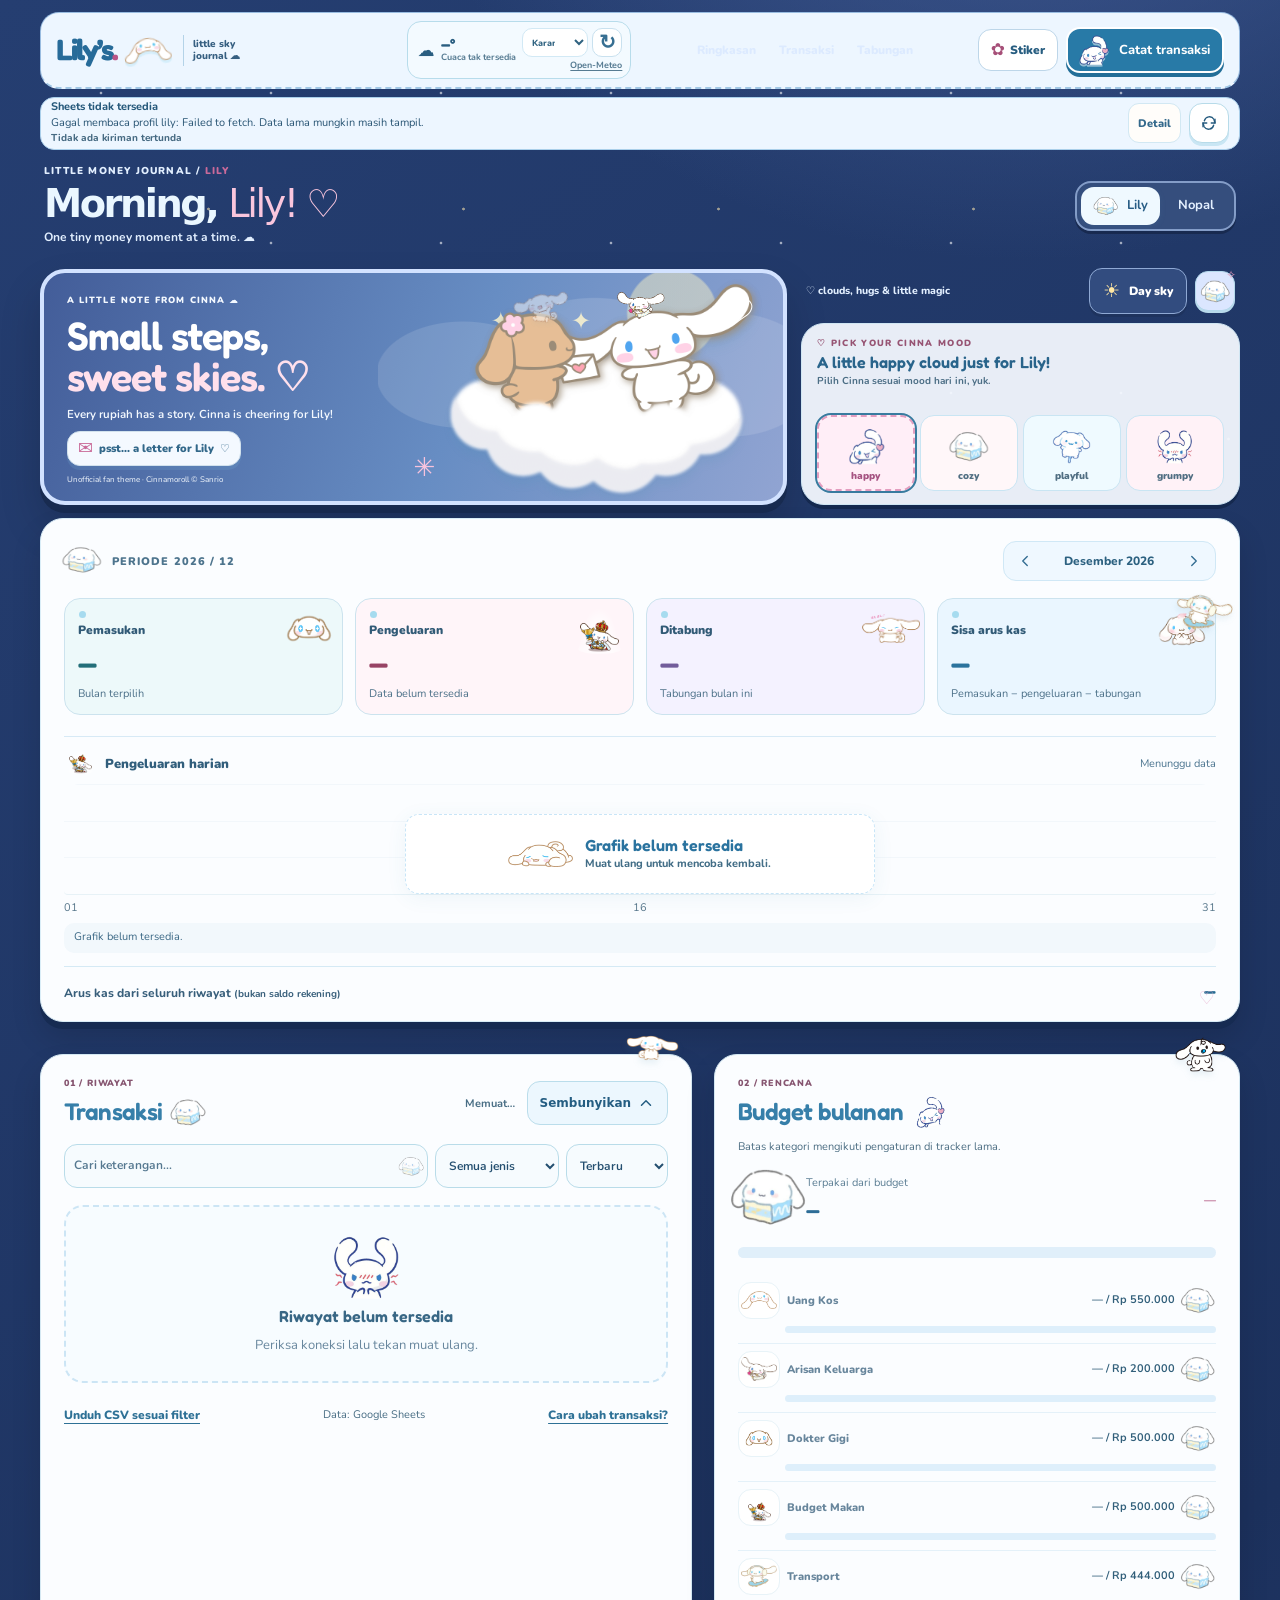
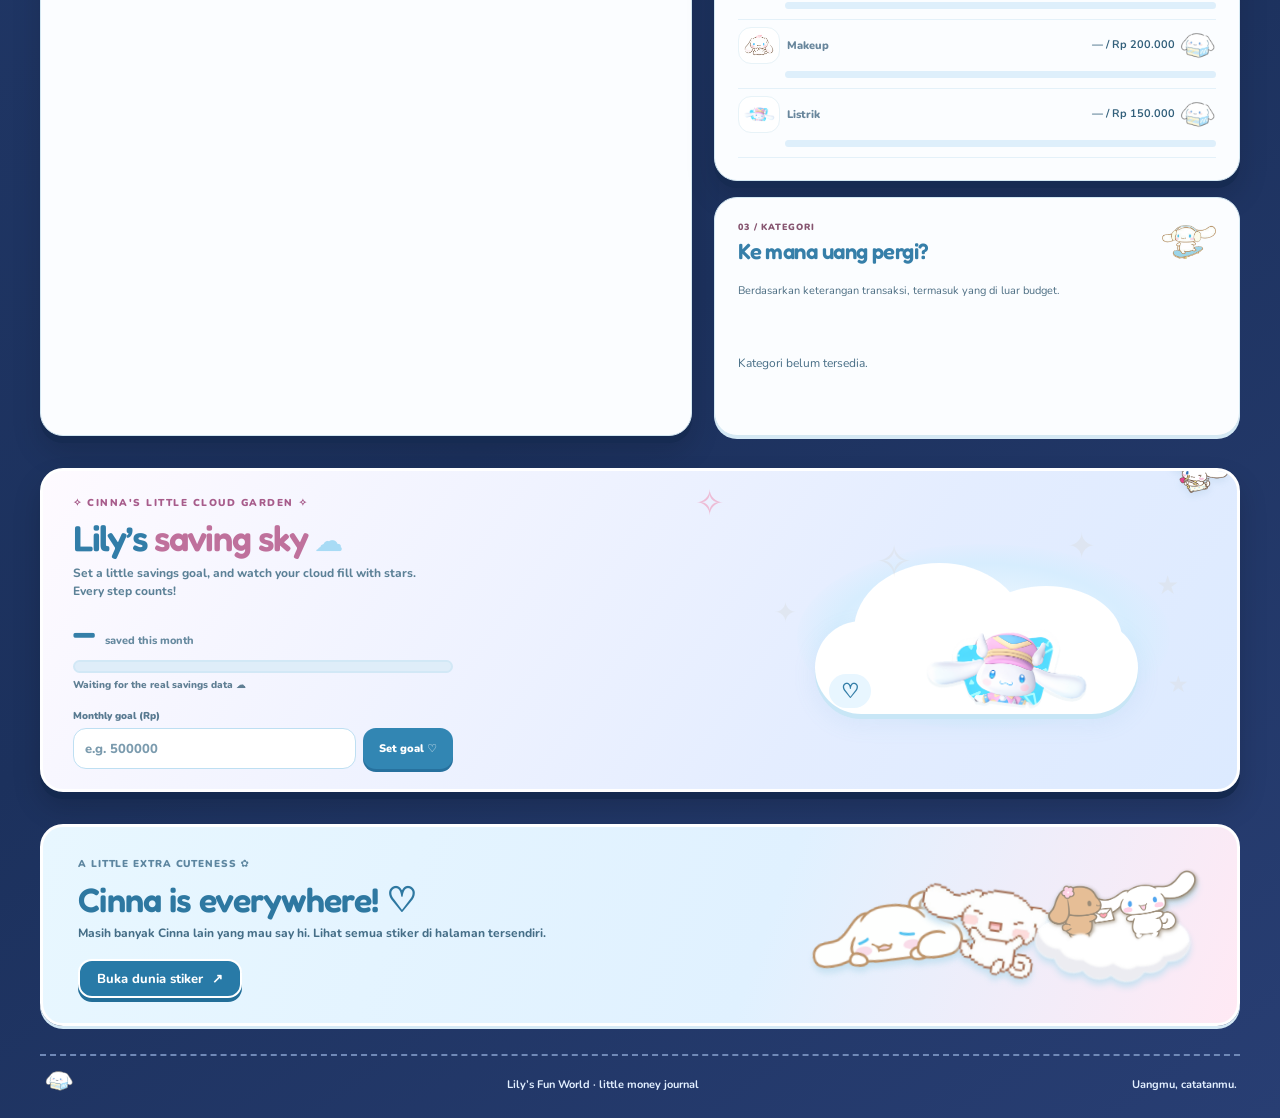
<file: index.html>
<!DOCTYPE html>

<html lang="id">
<head>
<meta charset="utf-8"/>
<meta name="viewport" content="width=device-width, initial-scale=1, viewport-fit=cover, interactive-widget=resizes-content">
<meta content="#d7efff" name="theme-color"/>
<meta content="Lily’s Fun World: jurnal uang yang manis, rapi, dan ditemani Cinnamoroll." name="description"/>
<title>Lily’s Fun World ☁ | Money journal</title>
<link href="https://fonts.googleapis.com" rel="preconnect"/>
<link crossorigin="" href="https://fonts.gstatic.com" rel="preconnect"/>
<link href="https://fonts.googleapis.com/css2?family=Fredoka:wght@400;500;600;700&amp;family=Nunito:wght@400;500;600;700;800;900&amp;display=swap" rel="stylesheet"/>
<link href="assets/stickers/hello.webp" id="app-favicon" rel="icon" type="image/webp"/>
<link href="style.css" rel="stylesheet"/><link href="redesign.css" rel="stylesheet"/><link href="polish.css" rel="stylesheet"/><link href="finishing.css" rel="stylesheet"/>
<link rel="stylesheet" href="compact-sheet.css">
<link rel="manifest" href="manifest.webmanifest?v=20261111">
<link rel="apple-touch-icon" sizes="180x180" href="icons/cinna-apple-180.png">
<link rel="stylesheet" href="nopal-midnight.css">
<link rel="stylesheet" href="nopal-modal-polish.css">
<link rel="stylesheet" href="lily-opening.css">
<link rel="stylesheet" href="lily-desktop.css?v=20261110d">
<link rel="stylesheet" href="nopal-starlight.css?v=1">
<script defer src="script.js"></script>
<script defer src="experience.js"></script>
<script defer src="nopal-midnight.js"></script>
<script defer src="lily-opening.js"></script>
<script defer src="nopal-starlight.js?v=1"></script>
</head>
<body data-profile="lily">
<a class="skip" href="#main">Lewati ke konten</a>
<div class="shell">
<header class="topbar">
<div aria-label="Lily’s little sky journal" class="brand"><span class="brand-wordmark">Lily’s<span class="brand-dot">.</span></span><img alt="" aria-hidden="true" class="brand-sticker lily-only" height="50" src="assets/stickers/cinna-smile.webp" width="50"/><span class="brand-description">little sky<br/>journal ☁</span></div><nav aria-label="Bagian jurnal" class="desktop-nav"><a href="#main">Ringkasan</a><a href="#history-section">Transaksi</a><a href="#savings-section">Tabungan</a></nav>
<div class="topbar-actions"><a aria-label="Buka dunia stiker" class="sticker-nav lily-extra" href="stickers.html"><span aria-hidden="true">✿</span><span>Stiker</span></a>


<button aria-label="Tambah transaksi baru" class="action primary desktop-add cinna-desktop-add" id="new-entry-top" type="button"><img class="entry-cta-sticker lily-only" alt="" aria-hidden="true" height="48" width="52" src="assets/stickers/cheer.webp"/><svg aria-hidden="true" viewbox="0 0 24 24"><path d="M12 5v14M5 12h14"></path></svg><span>Catat transaksi</span></button>
</div>
</header><div aria-live="polite" class="sync-detail" id="sync-detail" role="status"><img alt="" aria-hidden="true" class="lily-only" height="33" src="assets/stickers/cinna-blue-hug.webp" width="33"/><div class="sync-main"><div class="sync-head"><div aria-label="Status sinkronisasi Google Sheets" aria-live="polite" class="sync-status" id="sync-status" role="status" title="Status Google Sheets untuk profil aktif"><span class="sync-dot"></span><img alt="" aria-hidden="true" class="lily-only sync-puppy" height="30" src="assets/stickers/bouncy.webp" width="35"/><span id="sync-label">Memuat data</span></div><span id="sync-last">Belum diperbarui</span></div><span id="sync-detail-text">Memuat sumber Google Sheets…</span><span id="sync-pending">Tidak ada kiriman tertunda</span></div><button class="pending-review" hidden="" id="pending-review" title="Tandai kiriman yang sudah kamu cek sendiri" type="button">Sudah dicek</button><button aria-label="Perbarui data Google Sheets" class="icon-btn" id="refresh-btn" title="Perbarui data dari Google Sheets" type="button">
<svg aria-hidden="true" viewbox="0 0 24 24"><path d="M20 7v5h-5M4 17v-5h5"></path><path d="M5.8 9A7 7 0 0 1 18.5 7L20 12M4 12l1.5 5A7 7 0 0 0 18.2 15"></path></svg>
</button></div>
<main id="main">
<div class="intro">
<div>
<div class="eyebrow" id="intro-eyebrow">BUKU KEUANGAN / <span id="person-heading">LILY</span></div>
<h1 id="intro-title">Hello, <em>Lily!</em></h1>
<p class="intro-desc" id="intro-description">A little cloud for every money moment.</p>
</div>
<div aria-label="Pilih profil keuangan" class="profile-switch" role="group">
<button aria-pressed="true" class="profile active" data-profile="lily" type="button"><img alt="" height="28" src="assets/stickers/hello.webp" width="39"/><span>Lily</span></button>
<button aria-pressed="false" class="profile" data-profile="nopal" type="button">Nopal</button>
</div>
</div><section aria-label="Ringkasan bulanan" class="overview"><img alt="" aria-hidden="true" class="decor-cinna lily-only" decoding="async" height="88" loading="lazy" src="assets/stickers/cinna-skateboard.webp" width="88"/>
<div class="overview-header">
<div class="label"><img alt="" aria-hidden="true" class="lily-only period-sticker" height="34" src="assets/stickers/hello.webp" width="41"/> PERIODE <span id="period-code"></span></div>
<div aria-label="Pilih bulan" class="months" role="group">
<button aria-label="Bulan sebelumnya" id="prev-month" type="button"><svg viewbox="0 0 24 24"><path d="m15 18-6-6 6-6"></path></svg></button>
<span id="month-label">November 2026</span>
<button aria-label="Bulan berikutnya" id="next-month" type="button"><svg viewbox="0 0 24 24"><path d="m9 18 6-6-6-6"></path></svg></button>
</div>
</div>
<div class="headline-grid">
<div class="metric-card metric-income"><img alt="" aria-hidden="true" class="metric-art lily-only" height="72" src="assets/stickers/cinna-giggle.webp" width="72"/><span class="metric-label">Pemasukan</span><strong class="metric-amount positive" id="monthly-income">—</strong><span class="metric-sub">Bulan terpilih</span></div>
<div class="metric-card metric-expense"><img alt="" aria-hidden="true" class="metric-art lily-only" height="72" src="assets/stickers/cinna-royal.webp" width="72"/><span class="metric-label">Pengeluaran</span><strong class="metric-amount" id="total-expenses">—</strong><span class="metric-sub" id="expense-count">Memuat data…</span></div>
<div class="metric-card metric-savings"><img alt="" aria-hidden="true" class="metric-art lily-only" height="72" src="assets/stickers/cinna-tiny-hug.webp" width="72"/><span class="metric-label">Ditabung</span><strong class="metric-amount savings" id="monthly-savings">—</strong><span class="metric-sub">Tabungan bulan ini</span></div>
<div class="metric-card metric-cash"><img alt="" aria-hidden="true" class="metric-art lily-only" height="72" src="assets/stickers/cinna-shy.webp" width="72"/><span class="metric-label">Sisa arus kas</span><strong class="metric-amount" id="monthly-net">—</strong><span class="metric-sub">Pemasukan − pengeluaran − tabungan</span></div>
</div>
<div class="chart-head"><span><img alt="" aria-hidden="true" class="lily-only inline-puppy" height="30" src="assets/stickers/cinna-royal.webp" width="37"/>Pengeluaran harian</span><span id="chart-caption">Memuat pengeluaran…</span></div>
<div aria-label="Grafik pengeluaran harian. Gunakan panah kiri dan kanan untuk membaca setiap hari." class="chart-wrap" id="chart" role="group" tabindex="0"></div><div class="chart-empty" hidden="" id="chart-empty"><img alt="" loading="lazy" src="assets/stickers/cinna-snooze.webp"/><div><strong>Belum ada pengeluaran ☁</strong><span>Grafik akan muncul setelah ada pengeluaran di bulan ini.</span></div></div>
<div class="chart-foot"><span id="chart-first">01</span><span id="chart-middle">15</span><span id="chart-last">30</span></div><p aria-live="polite" class="chart-selected" id="chart-selected">Ketuk batang atau gunakan tombol panah untuk melihat nominal per hari.</p><div class="overview-bottom"><span>Arus kas dari seluruh riwayat <small>(bukan saldo rekening)</small></span><strong id="overall-net">—</strong></div>
</section>
<section aria-label="Tema langit Cinnamoroll untuk Lily" class="lily-banner"><img alt="" aria-hidden="true" class="banner-corner-art" height="70" loading="lazy" src="assets/stickers/cinna-cupid.webp" width="70"/>
<div class="lily-banner-copy">
<span class="lily-banner-kicker">A LITTLE NOTE FROM CINNA ☁</span>
<h2>Small steps,<br/><em>sweet skies. ♡</em></h2>
<p>Every rupiah has a story. Cinna is cheering for Lily!</p>
<button aria-haspopup="dialog" class="cinna-mail" id="open-letter" type="button"><span aria-hidden="true">✉</span> psst… a letter for Lily <span aria-hidden="true">♡</span></button>
<span class="lily-art-credit">Unofficial fan theme · Cinnamoroll © Sanrio</span>
</div>
<span aria-hidden="true" class="hero-heart hero-heart-one">♡</span>
<span aria-hidden="true" class="hero-heart hero-heart-two">✳</span>
<img alt="" aria-hidden="true" class="hero-cheer" height="120" src="assets/stickers/cinna-pixel.webp" width="120"/>
<img alt="Ilustrasi Cinnamoroll, anak anjing putih bertelinga panjang dengan mata biru dan pipi merah muda" class="lily-banner-art" height="265" src="assets/stickers/cinna-cloud-friends.webp" width="380"/>
</section>
<div aria-label="Langit Lily" class="lily-extra sky-toolbar">
<span>♡ clouds, hugs &amp; little magic</span>

<div class="magic-tools"><button aria-label="Ganti ke langit malam" aria-pressed="false" class="sky-toggle" id="sky-toggle" type="button"><span aria-hidden="true" id="sky-icon">☾</span><span id="sky-label">Night sky</span></button><div class="lily-companion" id="lily-companion"><div class="companion-menu" hidden="" id="companion-menu"><span class="companion-menu-title">Cinna’s tiny magic ♡</span><button id="companion-add" type="button">✎ Catat transaksi ♡</button><button id="companion-hug" type="button">♡ A little hug</button><button id="companion-letter" type="button">✉ Dear Lily...</button><button id="companion-sky" type="button">☾ Ganti langit</button><a href="stickers.html">✿ Dunia stiker</a></div>
<div aria-live="polite" class="companion-bubble" id="companion-bubble" role="status">psst… tap me! ♡</div>
<button aria-controls="companion-menu" aria-expanded="false" aria-label="Buka menu Cinna" class="companion-button" id="companion-button" type="button"><img alt="" aria-hidden="true" height="98" id="companion-image" src="assets/stickers/hello.webp" width="98"/><span aria-hidden="true" class="companion-sparkle">✧</span></button>
</div></div></div>
<section aria-label="Pilih suasana Cinnamoroll" class="lily-extra mood-board">
<div class="mood-copy">
<span class="mood-small">♡ PICK YOUR CINNA MOOD</span>
<strong id="mood-message">A little happy cloud just for Lily!</strong>
<span id="mood-subline">Pilih Cinna sesuai mood hari ini, yuk.</span>
</div>
<div aria-label="Pilih mood hari ini" class="mood-choices" role="group">
<button aria-pressed="true" class="mood-choice is-selected" data-mood="happy" title="Happy" type="button"><img alt="Cinna happy" height="76" src="assets/stickers/cheer.webp" width="76"/><span>happy</span></button>
<button aria-pressed="false" class="mood-choice" data-mood="cozy" title="Cozy" type="button"><img alt="Cinna cozy" height="76" src="assets/stickers/hello.webp" width="76"/><span>cozy</span></button>
<button aria-pressed="false" class="mood-choice" data-mood="bouncy" title="Playful" type="button"><img alt="Cinna playful" height="76" src="assets/stickers/bouncy.webp" width="76"/><span>playful</span></button>
<button aria-pressed="false" class="mood-choice" data-mood="grumpy" title="Grumpy" type="button"><img alt="Cinna grumpy" height="76" src="assets/stickers/grumpy.webp" width="76"/><span>grumpy</span></button>
</div>
</section>
<div class="content-grid">
<section aria-labelledby="history-title" class="activity" id="history-section"><img alt="" aria-hidden="true" class="decor-cinna lily-only" decoding="async" height="88" loading="lazy" src="assets/stickers/cinna-bashful.webp" width="88"/>
<div class="section-top history-heading">
<div><div class="eyebrow">01 / RIWAYAT</div><h2 id="history-title">Transaksi <img alt="" aria-hidden="true" class="lily-only heading-puppy" height="44" src="assets/stickers/hello.webp" width="54"/></h2></div>
<div class="history-actions"><span class="section-hint" id="transaction-total"></span><button aria-controls="history-content" aria-expanded="true" aria-label="Sembunyikan riwayat transaksi" class="history-toggle" id="history-toggle" type="button"><span id="history-toggle-label">Sembunyikan</span><svg aria-hidden="true" height="16" viewbox="0 0 24 24" width="16"><path d="m6 15 6-6 6 6"></path></svg></button></div>
</div>
<div class="history-content" id="history-content">
<div class="filters">
<label><span class="sr">Cari transaksi</span><input autocomplete="off" id="search" placeholder="Cari keterangan..." type="search"/></label>
<label><span class="sr">Jenis transaksi</span><select id="type-filter"><option value="all">Semua jenis</option><option value="Pengeluaran">Pengeluaran</option><option value="Pemasukan">Pemasukan</option><option value="Tabungan">Tabungan</option></select></label>
<label><span class="sr">Urutan transaksi</span><select id="sort-filter"><option value="newest">Terbaru</option><option value="oldest">Terlama</option><option value="largest">Nominal terbesar</option></select></label></div>
<div aria-busy="true" aria-live="polite" class="history" id="history"><div class="blank">Memuat riwayat transaksi…</div></div>
<div class="section-footer"><button class="underlined" id="export-btn" type="button">Unduh CSV sesuai filter</button><span>Data: Google Sheets</span><button class="underlined edit-help" id="edit-help" type="button">Cara ubah transaksi?</button></div>
</div>
</section>
<aside class="right-column">
<section aria-labelledby="budget-title" class="budget-section" id="budget-section"><img alt="" aria-hidden="true" class="decor-cinna lily-only" decoding="async" height="88" loading="lazy" src="assets/stickers/cinna-classic.webp" width="88"/>
<div class="section-top"><div><div class="eyebrow">02 / RENCANA</div><h2 id="budget-title">Budget bulanan <img alt="" aria-hidden="true" class="lily-only heading-puppy" height="44" src="assets/stickers/cheer.webp" width="54"/></h2></div></div>
<p class="quiet">Batas kategori mengikuti pengaturan di tracker lama.</p>
<div class="budget-total"><img alt="" aria-hidden="true" class="lily-only budget-mood" height="68" id="budget-mood" src="assets/stickers/hello.webp" width="79"/><div><span>Terpakai dari budget</span><strong id="budget-used">Rp 0</strong></div><span id="budget-pct">0%</span></div>
<div class="progress"><span id="budget-progress"></span></div>
<div class="budget-list" id="budgets"></div>
</section><section aria-labelledby="category-title" class="category-section"><div class="section-top"><div><div class="eyebrow">03 / KATEGORI</div><h2 id="category-title">Ke mana uang pergi?</h2></div><img alt="" aria-hidden="true" class="section-cinna lily-only" height="64" src="assets/stickers/cinna-skateboard.webp" width="64"/></div><p class="quiet">Berdasarkan keterangan transaksi, termasuk yang di luar budget.</p><div aria-live="polite" class="category-list" id="categories"></div></section>
<section class="note-panel"><img alt="" aria-hidden="true" class="lily-only note-puppy" height="70" src="assets/stickers/cheer.webp" width="86"/>
<div class="eyebrow">CATATAN SISTEM</div>
<p>Riwayat dibaca dari Google Sheets yang sudah digunakan. Transaksi baru dikirim ke Apps Script lama.</p>
<p id="connection-note">Perubahan mungkin memerlukan waktu sebelum muncul di daftar karena data berasal dari CSV publikasi Sheets.</p>
</section>
</aside>
</div><section aria-labelledby="dream-heading" class="lily-extra dream-garden" id="savings-section"><img alt="" aria-hidden="true" class="decor-cinna lily-only" decoding="async" height="88" loading="lazy" src="assets/stickers/cinna-cupid.webp" width="88"/>
<div class="dream-info">
<span class="dream-kicker">✧ CINNA'S LITTLE CLOUD GARDEN ✧</span>
<h2 id="dream-heading">Lily’s <em>saving sky</em> <span aria-hidden="true">☁</span></h2>
<p class="dream-description">Set a little savings goal, and watch your cloud fill with stars. Every step counts!</p>
<div class="dream-amount-row"><strong id="dream-current">Rp 0</strong><span>saved this month</span></div>
<div aria-label="Kemajuan target tabungan bulanan" aria-valuemax="100" aria-valuemin="0" aria-valuenow="0" class="dream-progress" id="dream-progress" role="progressbar"><span id="dream-progress-fill"></span></div>
<div class="dream-progress-note" id="dream-status">Pick a goal to start growing your sky ♡</div>
<form class="dream-goal-form" id="dream-form">
<label for="dream-goal">Monthly goal (Rp)</label>
<div class="dream-form-controls"><input id="dream-goal" inputmode="numeric" min="1" placeholder="e.g. 500000" required="" step="1" type="number"/><button type="submit">Set goal <span aria-hidden="true">♡</span></button></div>
</form>
</div>
<div aria-label="Five stars bloom as your monthly savings approach the goal" class="dream-art" id="dream-art" role="img">
<span aria-hidden="true" class="garden-star star-1">✦</span><span aria-hidden="true" class="garden-star star-2">✧</span><span aria-hidden="true" class="garden-star star-3">★</span><span aria-hidden="true" class="garden-star star-4">✦</span><span aria-hidden="true" class="garden-star star-5">★</span>
<span aria-hidden="true" class="garden-halo"></span>
<div aria-hidden="true" class="garden-cloud">☁</div>
<img alt="" aria-hidden="true" class="garden-cinna" height="142" src="assets/stickers/cinna-colorful.webp" width="160"/>
<span class="garden-percent" id="dream-percent">♡</span>
</div>
</section>
<section aria-labelledby="sticker-preview-title" class="sticker-preview lily-extra"><div><span class="eyebrow">A LITTLE EXTRA CUTENESS ✿</span><h2 id="sticker-preview-title">Cinna is everywhere! ♡</h2><p>Masih banyak Cinna lain yang mau say hi. Lihat semua stiker di halaman tersendiri.</p><a class="action primary preview-link" href="stickers.html">Buka dunia stiker <span aria-hidden="true">↗</span></a></div><div aria-hidden="true" class="preview-art"><img alt="" height="130" loading="lazy" src="assets/stickers/cinna-snooze.webp" width="130"/><img alt="" height="125" loading="lazy" src="assets/stickers/cinna-pixel.webp" width="125"/><img alt="" height="140" loading="lazy" src="assets/stickers/cinna-cloud-friends.webp" width="140"/></div></section></main>
<footer><span id="theme-footer">Lily’s Fun World · a little money journal</span><span>Uangmu, catatanmu.</span></footer>
</div>

<dialog aria-labelledby="entry-title" id="entry-dialog">
<form class="dialog-body" id="entry-form">
<div class="dialog-header"><img alt="" aria-hidden="true" class="lily-only dialog-puppy" height="72" src="assets/stickers/hello.webp" width="87"/><div><div class="eyebrow">TRANSAKSI BARU</div><h2 id="entry-title">Catat uangmu</h2></div><button aria-label="Tutup" class="icon-btn" id="close-dialog" type="button"><svg viewbox="0 0 24 24"><path d="M18 6 6 18M6 6l12 12"></path></svg></button></div>
<label class="form-field"><span>Jenis</span><select id="entry-type" name="type" required=""><option value="Pengeluaran">Pengeluaran</option><option value="Pemasukan">Pemasukan</option><option value="Tabungan">Tabungan</option></select></label>
<label class="form-field"><span>Nominal (Rp)</span><div class="amount-control"><b>Rp</b><input id="entry-amount" inputmode="numeric" min="1" name="amount" placeholder="0" required="" step="1" type="number"/></div></label>
<div aria-label="Ide cepat untuk keterangan" class="lily-extra note-ideas"><span>Little shortcuts <span aria-hidden="true">✿</span></span><div aria-label="Isi keterangan dengan kategori" class="idea-chips" role="group"><button data-note="Makan" type="button">🍰 Makan</button><button data-note="Transport" type="button">🚌 Transport</button><button data-note="Skincare" type="button">🧴 Skincare</button><button data-note="Listrik" type="button">⚡ Listrik</button><button data-note="Arisan" type="button">🎀 Arisan</button><button data-note="Dokter Gigi" type="button">🦷 Dokter Gigi</button></div></div>
<label class="form-field"><span>Keterangan</span><input autocomplete="off" id="entry-note" maxlength="180" name="note" placeholder="Mis. makan siang"/></label>
<p class="lily-extra save-helper" id="save-helper">Cinna is cheering for your little money moments! ♡</p>
<label class="form-field"><span>Tanggal transaksi</span><input id="entry-date" name="date" required="" type="date"/></label>
<div class="dialog-bottom"><button class="action secondary" id="cancel-dialog" type="button">Batal</button><button class="action primary" id="submit-entry" type="submit">Kirim ke Sheets</button></div>
<p class="form-disclaimer">Backend lama tidak mengonfirmasi hasil kirim. Periksa riwayat/Sheet sebelum mengirim ulang agar tidak membuat duplikat.</p>
</form>
</dialog>
<dialog aria-labelledby="sticker-dialog-title" class="sticker-dialog" id="sticker-dialog">
<div class="sticker-dialog-inner">
<button aria-label="Tutup stiker" class="sticker-close" id="sticker-dialog-close" type="button">×</button>
<img alt="" id="sticker-dialog-image" src="assets/stickers/cinna-tiny-hug.webp"/>
<strong id="sticker-dialog-title">hug attack</strong>
<span>♡ from Lily’s Cinna sticker book ♡</span>
</div>
</dialog>
<dialog aria-labelledby="letter-title" class="letter-dialog" id="letter-dialog">
<div class="letter-paper">
<button aria-label="Close letter" class="letter-close" id="letter-close" type="button">×</button>
<img alt="Cinnamoroll carrying a little heart" height="145" src="assets/stickers/cinna-cupid.webp" width="165"/>
<span class="letter-overline">A LITTLE NOTE FROM CINNA ♡</span>
<h2 id="letter-title">Dear Lily,</h2>
<p>Some days are sunshine, some days are clouds. But every tiny step you take matters, even the ones nobody else sees.</p>
<p>Be gentle with yourself, celebrate your little wins, and don't forget to smile at the sky. You're doing lovely. ♡</p>
<span class="letter-signature">love &amp; fluffy hugs,<br/><strong>Cinna ☁</strong></span>
</div>
</dialog>

<div aria-hidden="true" class="cinna-particles" id="cinna-particles"></div>
<div aria-live="polite" class="toast" hidden="" id="toast" role="status"></div>
<dialog aria-labelledby="edit-info-title" class="info-dialog" id="edit-info-dialog"><div class="info-dialog-inner"><button aria-label="Tutup" class="icon-btn" id="edit-info-close" type="button">×</button><img alt="" height="84" src="assets/stickers/cinna-bashful.webp" width="84"/><h2 id="edit-info-title">Mau ubah transaksi? ☁</h2><p>Website ini membaca riwayat dari CSV Google Sheets dan hanya dapat <strong>menambah</strong> transaksi lewat Apps Script yang ada. Mengedit atau menghapus transaksi lama belum didukung oleh backend.</p><p>Ubah langsung di dokumen Google Sheet sumber yang kamu punya akses edit, lalu tekan <strong>Muat ulang</strong> di sini. Jangan mengirim transaksi baru hanya untuk mengganti yang lama.</p><button class="action primary" id="edit-info-done" type="button">Mengerti ♡</button></div></dialog><nav aria-label="Navigasi halaman" class="mobile-dock">
<a aria-current="page" class="dock-link active" data-dock="home" href="#main"><svg aria-hidden="true" viewbox="0 0 24 24"><path d="m3 10 9-7 9 7v10H3z M9 20v-6h6v6"></path></svg><span>Beranda</span></a>
<a class="dock-link" data-dock="history" href="#history-section"><svg aria-hidden="true" viewbox="0 0 24 24"><path d="M6 3h12v18l-3-2-3 2-3-2-3 2z M9 9h6 M9 13h6"></path></svg><span>Riwayat</span></a>
<button aria-label="Tambah transaksi dengan Cinnamoroll" class="mobile-add dock-add" id="new-entry-mobile" type="button"><span class="cinna-add-art lily-only" aria-hidden="true"><img alt="" height="76" width="92" src="assets/stickers/cheer.webp"/></span><svg aria-hidden="true" viewbox="0 0 24 24"><path d="M12 5v14M5 12h14"></path></svg><span class="dock-add-label">Catat</span></button>
<a class="dock-link" data-dock="savings" href="#savings-section"><svg aria-hidden="true" viewbox="0 0 24 24"><path d="M20 9c0 5-8 11-8 11S4 14 4 9a4 4 0 0 1 8-2 4 4 0 0 1 8 2Z"></path></svg><span>Tabungan</span></a></nav></body>
</html>
</file>
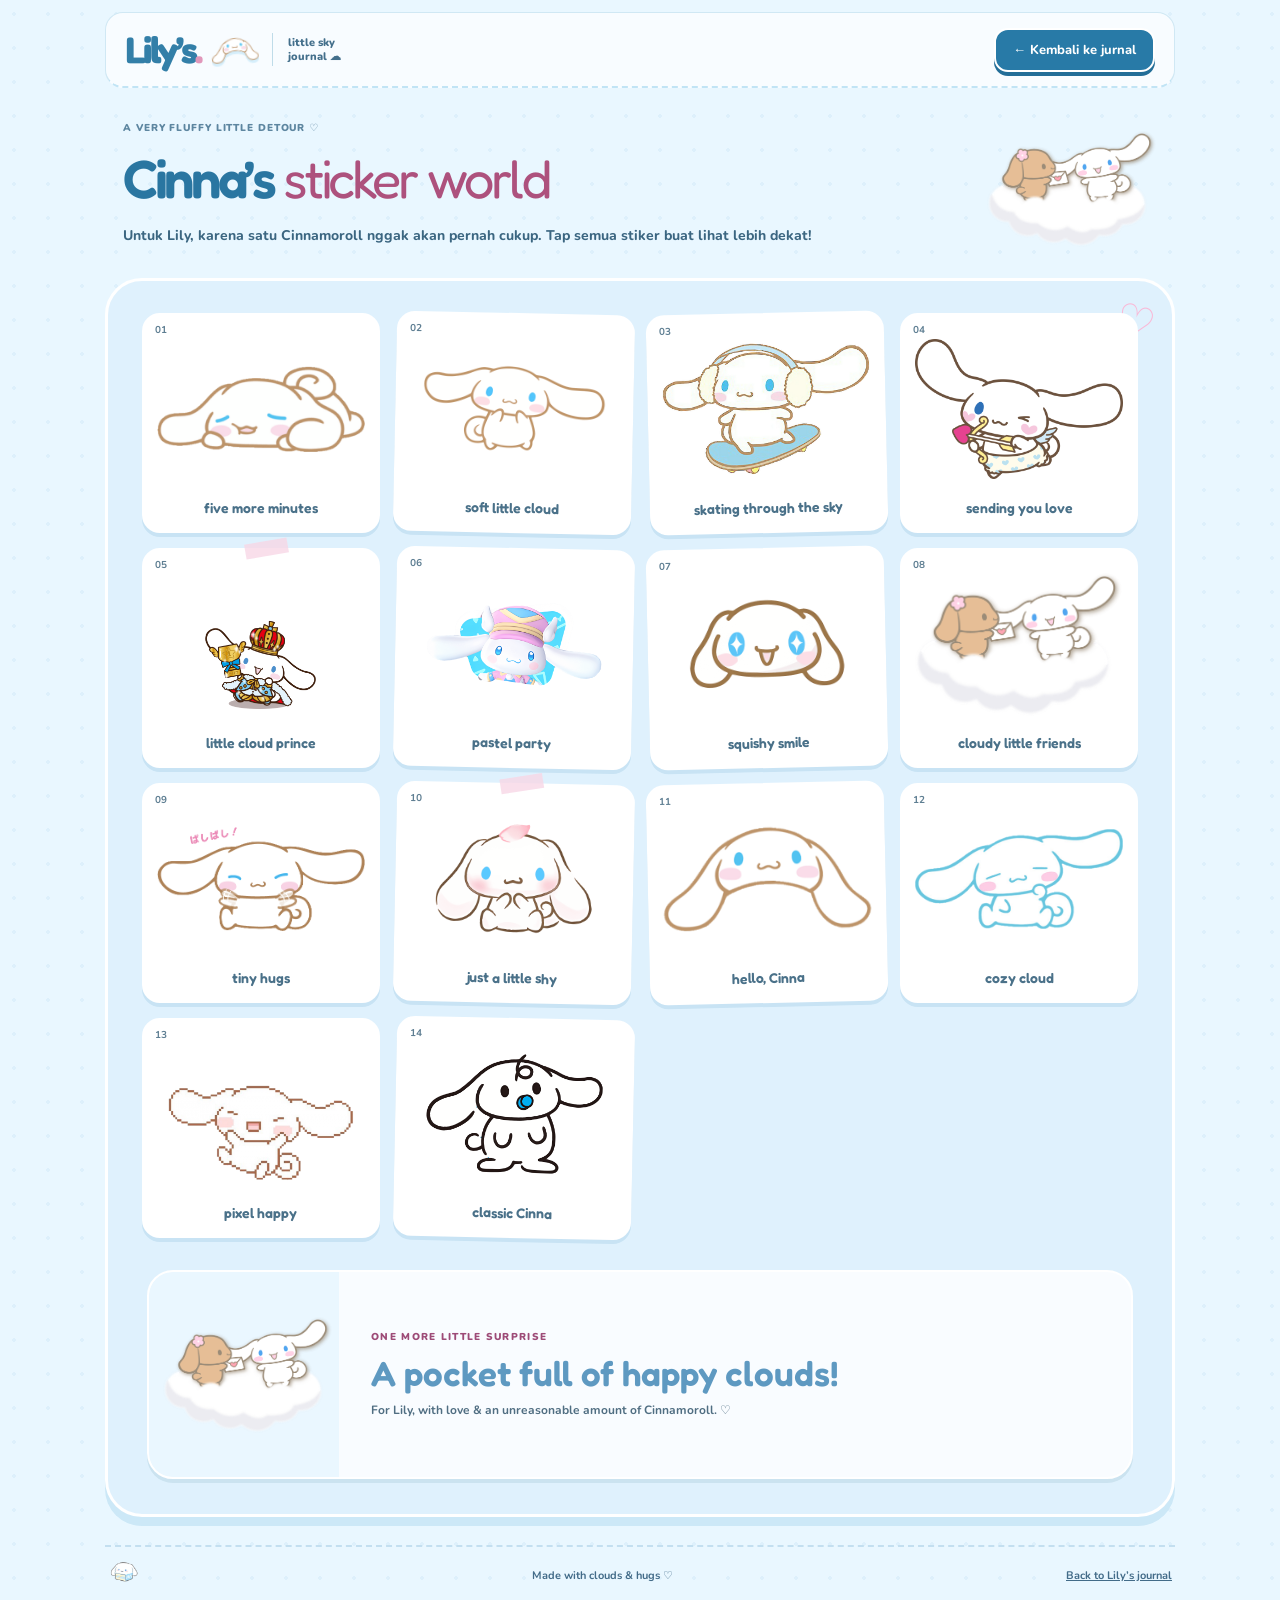
<file: stickers.html>
<!DOCTYPE html>

<html lang="id">
<head>
  <meta charset="utf-8">

  <meta name="viewport" content="width=device-width, initial-scale=1, viewport-fit=cover, interactive-widget=resizes-content">

  <meta name="theme-color" content="#d7efff">

  <title>Cinna Sticker World ♡ | Lily’s Fun World</title>

  <!-- Fonts -->
  <link rel="preconnect" href="https://fonts.googleapis.com">
  <link rel="preconnect" href="https://fonts.gstatic.com" crossorigin>

  <link
    href="https://fonts.googleapis.com/css2?family=Fredoka:wght@400;500;600;700&family=Nunito:wght@400;500;600;700;800;900&display=swap"
    rel="stylesheet"
  >

  <!-- Favicon -->
  <link
    rel="icon"
    type="image/webp"
    href="assets/stickers/hello.webp"
  >

  <!-- Existing CSS -->
  <link rel="stylesheet" href="style.css">
  <link rel="stylesheet" href="redesign.css">
  <link rel="stylesheet" href="polish.css">
  <link rel="stylesheet" href="finishing.css">

  <!-- PWA Installation -->
  <link rel="manifest" href="manifest.webmanifest">

  <link
    rel="apple-touch-icon"
    sizes="180x180"
    href="icons/cinna-apple-180.png"
  >

  <!-- Existing JavaScript -->
  <script defer src="stickers.js"></script>
</head>
<body class="sticker-page" data-profile="lily" data-sky="day"><a class="skip" href="#main">Lewati ke konten</a><div class="shell"><header class="topbar"><div aria-label="Lily’s little sky journal" class="brand"><span class="brand-wordmark">Lily’s<span class="brand-dot">.</span></span><img alt="" aria-hidden="true" class="brand-sticker" height="48" src="assets/stickers/cinna-smile.webp" width="48"/><span class="brand-description">little sky<br/>journal ☁</span></div><a class="action primary back-dashboard" href="index.html">← Kembali ke jurnal</a></header><main id="main"><div class="sticker-page-intro"><div><span class="eyebrow">A VERY FLUFFY LITTLE DETOUR ♡</span><h1>Cinna’s <em>sticker world</em></h1><p>Untuk Lily, karena satu Cinnamoroll nggak akan pernah cukup. Tap semua stiker buat lihat lebih dekat!</p></div><img alt="" height="150" src="assets/stickers/cinna-cloud-friends.webp" width="150"/></div><section aria-labelledby="scrapbook-title" class="lily-extra scrapbook">
<div class="sticker-grid">
<button aria-label="Lihat stiker five more minutes" class="sticker-card" data-caption="five more minutes" data-sticker="snooze" type="button">
<span class="sticker-number">01</span>
<img alt="Cinnamoroll tiduran mengantuk dengan mata terpejam" decoding="async" loading="lazy" src="assets/stickers/cinna-snooze.webp"/>
<span class="sticker-caption">five more minutes</span>
</button>
<button aria-label="Lihat stiker soft little cloud" class="sticker-card" data-caption="soft little cloud" data-sticker="bashful" type="button">
<span class="sticker-number">02</span>
<img alt="Cinnamoroll memegang kedua tangan dengan ekspresi malu" decoding="async" loading="lazy" src="assets/stickers/cinna-bashful.webp"/>
<span class="sticker-caption">soft little cloud</span>
</button>
<button aria-label="Lihat stiker skating through the sky" class="sticker-card" data-caption="skating through the sky" data-sticker="skateboard" type="button">
<span class="sticker-number">03</span>
<img alt="Cinnamoroll memakai earmuff dan meluncur di atas papan" decoding="async" loading="lazy" src="assets/stickers/cinna-skateboard.webp"/>
<span class="sticker-caption">skating through the sky</span>
</button>
<button aria-label="Lihat stiker sending you love" class="sticker-card" data-caption="sending you love" data-sticker="cupid" type="button">
<span class="sticker-number">04</span>
<img alt="Cinnamoroll membawa panah hati kecil" decoding="async" loading="lazy" src="assets/stickers/cinna-cupid.webp"/>
<span class="sticker-caption">sending you love</span>
</button>
<button aria-label="Lihat stiker little cloud prince" class="sticker-card" data-caption="little cloud prince" data-sticker="royal" type="button">
<span class="sticker-number">05</span>
<img alt="Cinnamoroll mengenakan mahkota dan jubah" decoding="async" loading="lazy" src="assets/stickers/cinna-royal.webp"/>
<span class="sticker-caption">little cloud prince</span>
</button>
<button aria-label="Lihat stiker pastel party" class="sticker-card" data-caption="pastel party" data-sticker="colorful" type="button">
<span class="sticker-number">06</span>
<img alt="Cinnamoroll memakai kostum penuh warna" decoding="async" loading="lazy" src="assets/stickers/cinna-colorful.webp"/>
<span class="sticker-caption">pastel party</span>
</button>
<button aria-label="Lihat stiker squishy smile" class="sticker-card" data-caption="squishy smile" data-sticker="giggle" type="button">
<span class="sticker-number">07</span>
<img alt="Wajah Cinnamoroll tersenyum dengan mata biru" decoding="async" loading="lazy" src="assets/stickers/cinna-giggle.webp"/>
<span class="sticker-caption">squishy smile</span>
</button>
<button aria-label="Lihat stiker cloudy little friends" class="sticker-card" data-caption="cloudy little friends" data-sticker="cloud-friends" type="button">
<span class="sticker-number">08</span>
<img alt="Cinnamoroll bermain dengan temannya di atas awan" decoding="async" loading="lazy" src="assets/stickers/cinna-cloud-friends.webp"/>
<span class="sticker-caption">cloudy little friends</span>
</button>
<button aria-label="Lihat stiker tiny hugs" class="sticker-card" data-caption="tiny hugs" data-sticker="tiny-hug" type="button">
<span class="sticker-number">09</span>
<img alt="Cinnamoroll memeluk boneka dengan tulisan kecil" decoding="async" loading="lazy" src="assets/stickers/cinna-tiny-hug.webp"/>
<span class="sticker-caption">tiny hugs</span>
</button>
<button aria-label="Lihat stiker just a little shy" class="sticker-card" data-caption="just a little shy" data-sticker="shy" type="button">
<span class="sticker-number">10</span>
<img alt="Cinnamoroll memegang kedua tangan di dada dengan pita merah muda" decoding="async" loading="lazy" src="assets/stickers/cinna-shy.webp"/>
<span class="sticker-caption">just a little shy</span>
</button>
<button aria-label="Lihat stiker hello, Cinna" class="sticker-card" data-caption="hello, Cinna" data-sticker="smile" type="button">
<span class="sticker-number">11</span>
<img alt="Wajah Cinnamoroll tersenyum dengan telinga panjang" decoding="async" loading="lazy" src="assets/stickers/cinna-smile.webp"/>
<span class="sticker-caption">hello, Cinna</span>
</button>
<button aria-label="Lihat stiker cozy cloud" class="sticker-card" data-caption="cozy cloud" data-sticker="blue-hug" type="button">
<span class="sticker-number">12</span>
<img alt="Cinnamoroll memeluk diri dengan garis biru" decoding="async" loading="lazy" src="assets/stickers/cinna-blue-hug.webp"/>
<span class="sticker-caption">cozy cloud</span>
</button>
<button aria-label="Lihat stiker pixel happy" class="sticker-card" data-caption="pixel happy" data-sticker="pixel" type="button">
<span class="sticker-number">13</span>
<img alt="Ilustrasi pixel art Cinnamoroll yang melompat" decoding="async" loading="lazy" src="assets/stickers/cinna-pixel.webp"/>
<span class="sticker-caption">pixel happy</span>
</button>
<button aria-label="Lihat stiker classic Cinna" class="sticker-card" data-caption="classic Cinna" data-sticker="classic" type="button">
<span class="sticker-number">14</span>
<img alt="Cinnamoroll bergaya sederhana dengan mata besar" decoding="async" loading="lazy" src="assets/stickers/cinna-classic.webp"/>
<span class="sticker-caption">classic Cinna</span>
</button>
</div>
<div class="winter-postcard">
<img alt="Cinnamoroll dan temannya duduk bersama di atas awan" height="582" loading="lazy" src="assets/stickers/cinna-cloud-friends.webp" width="844"/>
<div class="winter-postcard-copy"><span>ONE MORE LITTLE SURPRISE</span><strong>A pocket full of happy clouds!</strong><p>For Lily, with love &amp; an unreasonable amount of Cinnamoroll. ♡</p></div>
</div>
</section></main><footer><span>Made with clouds &amp; hugs ♡</span><a href="index.html">Back to Lily’s journal</a></footer></div><dialog aria-labelledby="sticker-dialog-title" class="sticker-dialog" id="sticker-dialog"><div class="sticker-dialog-inner"><button aria-label="Tutup stiker" class="sticker-close" id="sticker-dialog-close" type="button">×</button><img alt="" id="sticker-dialog-image" src="assets/stickers/cinna-tiny-hug.webp"/><strong id="sticker-dialog-title">Sticker</strong><span>♡ from Lily’s Cinna sticker world ♡</span></div></dialog><nav aria-label="Navigasi halaman" class="mobile-dock mobile-dock-stickers">
<a class="dock-link" href="index.html#main"><svg aria-hidden="true" viewbox="0 0 24 24"><path d="m3 10 9-7 9 7v10H3z M9 20v-6h6v6"></path></svg><span>Beranda</span></a>
<a class="dock-link" href="index.html#history-section"><svg aria-hidden="true" viewbox="0 0 24 24"><path d="M6 3h12v18l-3-2-3 2-3-2-3 2z M9 9h6 M9 13h6"></path></svg><span>Riwayat</span></a>
<a aria-label="Tambah transaksi dengan Cinnamoroll" class="mobile-add dock-add" href="index.html?catat=1"><span class="cinna-add-art" aria-hidden="true"><img alt="" height="76" width="92" src="assets/stickers/cheer.webp"/></span><span class="dock-add-label">Catat</span></a><a aria-current="page" class="dock-link active" href="stickers.html"><svg aria-hidden="true" viewbox="0 0 24 24"><path d="M12 2c2 4 3 5 8 6-5 1-6 2-8 7-1-5-2-6-8-7 6-1 7-2 8-6ZM19 15l1 3 3 1-3 1-1 3-1-3-3-1 3-1Z"></path></svg><span>Stiker</span></a>
</nav></body></html>
</file>
<file: style.css>
:root{color-scheme:dark;--crust:#11111b;--mantle:#181825;--base:#1e1e2e;--surface0:#313244;--surface1:#45475a;--surface2:#585b70;--overlay:#9399b2;--subtext:#bac2de;--text:#cdd6f4;--green:#a6e3a1;--lavender:#b4befe;--mauve:#cba6f7;--teal:#94e2d5;--peach:#fab387;--red:#f38ba8;--edge:rgba(186,194,222,.15);--body:'Avenir Next','Segoe UI',system-ui,-apple-system,sans-serif;--display:'Iowan Old Style',Baskerville,Georgia,serif}
*{box-sizing:border-box}html{scroll-behavior:smooth}body{margin:0;background:var(--crust);color:var(--text);font:14px/1.55 var(--body);-webkit-font-smoothing:antialiased}button,input,select{font:inherit}button{cursor:pointer}button:disabled{opacity:.48;cursor:not-allowed}svg{width:18px;height:18px;stroke:currentColor;stroke-width:1.8;fill:none;stroke-linecap:round;stroke-linejoin:round}:focus-visible{outline:2px solid var(--green);outline-offset:4px}a{color:inherit}.sr{position:absolute!important;width:1px;height:1px;overflow:hidden;white-space:nowrap;clip:rect(0 0 0 0)}.skip{position:absolute;top:-100px;left:10px;background:var(--green);color:var(--crust);padding:8px;z-index:20}.skip:focus{top:8px}.shell{width:min(1100px,calc(100% - 70px));margin:auto}.topbar{height:89px;display:flex;align-items:center;justify-content:space-between;gap:12px;border-bottom:1px solid var(--edge)}.brand{display:flex;align-items:center;gap:18px}.brand-logo{font:600 38px/1 var(--display);letter-spacing:-.09em}.brand-logo span{color:var(--green)}.brand-description{padding-left:16px;border-left:1px solid var(--surface1);font-size:11px;line-height:1.35;color:var(--overlay)}.topbar-actions{display:flex;align-items:center;gap:12px}.sync-status{display:flex;align-items:center;gap:8px;font-size:11px;color:var(--overlay);white-space:nowrap}.sync-dot{height:6px;width:6px;border-radius:50%;background:var(--peach)}.sync-status.ok .sync-dot{background:var(--green)}.sync-status.problem .sync-dot{background:var(--red)}.icon-btn{height:42px;width:42px;border:1px solid var(--surface1);border-radius:9px;background:transparent;color:var(--text);display:inline-grid;place-items:center}.icon-btn:hover{background:var(--surface0)}.action{min-height:44px;display:inline-flex;align-items:center;justify-content:center;gap:9px;padding:0 17px;font-size:12px;font-weight:750;border-radius:8px;border:1px solid var(--surface1);transition:transform .15s,background .2s}.action:active,.icon-btn:active,.mobile-add:active{transform:scale(.96)}.primary{background:var(--green);border-color:var(--green);color:var(--crust)}.primary:hover{background:#b6f0b0}.secondary{background:var(--surface0);color:var(--text)}.secondary:hover{background:var(--surface1)}.intro{padding:42px 0 29px;display:flex;align-items:end;justify-content:space-between;gap:20px}.eyebrow,.label{color:var(--overlay);text-transform:uppercase;font-size:10px;font-weight:750;letter-spacing:.12em}.eyebrow span{color:var(--lavender)}h1{font:500 clamp(37px,5vw,58px)/1.09 var(--display);letter-spacing:-.062em;margin:9px 0 9px}h1 em{color:var(--lavender);font-weight:400}.intro-desc{margin:0;color:var(--overlay);font-size:13px}.profile-switch{display:flex;border:1px solid var(--surface1);border-radius:10px;background:var(--mantle);padding:4px;gap:3px}.profile{min-width:68px;min-height:37px;border:0;background:transparent;color:var(--subtext);border-radius:7px;font-size:13px;font-weight:700}.profile.active{background:var(--lavender);color:var(--crust)}.profile:hover:not(.active){background:var(--surface0)}.overview{border:1px solid var(--edge);border-radius:15px;background:var(--base);padding:30px 36px 24px}.overview-header{display:flex;justify-content:space-between;align-items:center;gap:12px}.months{display:flex;gap:5px;align-items:center}.months>span{font-size:12px;font-weight:750;min-width:121px;text-align:center}.months button{width:35px;height:35px;display:grid;place-items:center;border:0;border-radius:6px;background:transparent;color:var(--subtext)}.months button:hover{background:var(--surface0)}.headline-grid{display:grid;grid-template-columns:1.4fr 0.7fr;gap:36px;margin-top:32px}.big-stat{min-width:0}.small-label{font-size:12px;color:var(--subtext)}.hero-amount{font-size:clamp(42px,6vw,79px);font-weight:620;letter-spacing:-.08em;line-height:1.23;margin:8px 0 4px;font-variant-numeric:tabular-nums;overflow-wrap:anywhere}.quiet{font-size:11px;color:var(--overlay)}.mini-stats{border-left:1px solid var(--edge);padding-left:31px;display:grid;align-content:space-between;gap:16px}.mini-stats div{display:flex;flex-direction:column;gap:3px}.mini-stats span{font-size:11px;color:var(--overlay)}.mini-stats strong{font-size:19px;font-weight:700;letter-spacing:-.04em;font-variant-numeric:tabular-nums;overflow-wrap:anywhere}.positive{color:var(--green)}.negative{color:var(--red)}.chart-head{display:flex;justify-content:space-between;gap:14px;align-items:baseline;margin-top:39px;padding-top:23px;border-top:1px solid var(--edge)}.chart-head span:first-child{font-size:12px;font-weight:740}.chart-head span:last-child{font-size:11px;color:var(--overlay)}.chart-wrap{height:86px;display:flex;align-items:end;gap:4px;margin-top:18px}.chart-col{flex:1;min-width:0;height:100%;display:flex;align-items:end}.chart-col span{width:100%;min-height:3px;background:var(--surface1);border-radius:3px 3px 0 0;transform-origin:bottom;animation:bar-in .45s both}.chart-col span.peak{background:var(--green)}.chart-col span.active{background:var(--lavender)}.chart-foot{display:flex;justify-content:space-between;color:var(--overlay);font-size:10px;margin-top:5px}.content-grid{display:grid;grid-template-columns:minmax(0,1.45fr) minmax(260px,.82fr);gap:63px;padding-top:53px}.section-top{display:flex;align-items:end;justify-content:space-between;gap:16px;margin-bottom:20px}.section-top h2{font:500 30px/1.1 var(--display);letter-spacing:-.06em;margin:8px 0 0}.section-hint{font-size:11px;color:var(--overlay)}.filters{display:grid;grid-template-columns:1fr 156px;gap:10px}.filters input,.filters select,.form-field input,.form-field select{min-width:0;width:100%;background:var(--mantle);border:1px solid var(--surface1);border-radius:8px;min-height:44px;padding:0 12px;color:var(--text);font-size:12px}.filters input::placeholder,.form-field input::placeholder{color:var(--overlay);opacity:1}.history{min-height:180px}.date-head{margin-top:22px;padding-bottom:7px;color:var(--overlay);text-transform:uppercase;font-size:10px;letter-spacing:.08em;font-weight:750}.record{display:flex;align-items:center;gap:12px;border-bottom:1px solid var(--edge);padding:12px 2px;animation:fade-in .24s both}.record-icon{height:39px;width:39px;background:var(--surface0);display:grid;place-items:center;color:var(--lavender);font-size:10px;font-weight:800;border-radius:9px;flex:0 0 auto}.record-in .record-icon{color:var(--green)}.record-main{min-width:0;flex:1}.record-main strong{display:block;max-width:100%;font-weight:660;font-size:13px;text-overflow:ellipsis;overflow:hidden;white-space:nowrap}.record-main span{display:block;font-size:11px;color:var(--overlay);margin-top:1px}.record-amount{white-space:nowrap;font-weight:720;font-size:13px;font-variant-numeric:tabular-nums}.record-in .record-amount{color:var(--green)}.blank{padding:35px 16px;border:1px dashed var(--surface2);border-radius:10px;margin-top:17px;color:var(--subtext);font-size:13px}.blank strong{display:block;color:var(--text);font-size:15px;margin-bottom:7px}.section-footer{margin-top:23px;display:flex;justify-content:space-between;gap:14px;align-items:center;font-size:10px;color:var(--overlay)}.underlined{border:0;background:none;padding:6px 0;color:var(--green);text-decoration:underline;text-underline-offset:4px;font-weight:720;font-size:12px}.right-column{min-width:0}.budget-section>.quiet{margin:-7px 0 19px}.budget-total{display:flex;justify-content:space-between;align-items:flex-end;gap:12px}.budget-total div{display:flex;flex-direction:column}.budget-total span{font-size:11px;color:var(--overlay)}.budget-total strong{font-size:21px;letter-spacing:-.04em;margin-top:3px}.budget-total>span{font-size:12px;color:var(--lavender);font-weight:750}.progress{height:6px;background:var(--surface1);border-radius:4px;overflow:hidden;margin:13px 0 9px}.progress span{display:block;width:0;height:100%;background:var(--green);transition:width .5s ease}.progress.over span{background:var(--red)}.budget-list{margin-top:17px}.budget-line{padding:12px 0;border-bottom:1px solid var(--edge)}.budget-line-head{display:flex;align-items:baseline;justify-content:space-between;gap:10px}.budget-line-head span:first-child{font-size:12px;font-weight:670}.budget-line-head span:last-child{font-size:11px;color:var(--subtext);white-space:nowrap}.budget-line-track{height:3px;background:var(--surface0);margin-top:9px}.budget-line-track>span{display:block;background:var(--mauve);height:100%;min-width:0;transition:width .5s ease}.budget-line.over .budget-line-track>span{background:var(--red)}.note-panel{margin-top:35px;border-top:1px solid var(--surface1);padding-top:23px}.note-panel p{color:var(--overlay);font-size:12px;line-height:1.65}.note-panel .eyebrow{color:var(--lavender)}footer{display:flex;justify-content:space-between;gap:12px;margin-top:72px;padding:19px 0 36px;border-top:1px solid var(--edge);font-size:11px;color:var(--overlay)}.mobile-add{display:none}dialog{width:min(450px,calc(100% - 28px));max-height:92dvh;overflow-y:auto;padding:0;background:var(--base);color:var(--text);border:1px solid var(--surface1);border-radius:14px;box-shadow:0 30px 90px rgba(0,0,0,.5);animation:dialog-in .24s ease}dialog::backdrop{background:rgba(9,9,18,.77)}.dialog-body{padding:27px}.dialog-header{display:flex;justify-content:space-between;align-items:center;margin-bottom:24px}.dialog-header h2{font:500 30px var(--display);margin:4px 0 0}.form-field{display:block;margin-bottom:15px}.form-field>span{display:block;color:var(--subtext);font-size:12px;margin-bottom:8px;font-weight:680}.form-field input,.form-field select{min-height:48px;font-size:14px}.amount-control{display:flex;align-items:center;background:var(--mantle);border:1px solid var(--surface1);border-radius:8px}.amount-control b{padding-left:14px;color:var(--overlay)}.amount-control input{border:0;min-width:0;background:transparent;font-size:21px}.dialog-bottom{display:flex;justify-content:flex-end;gap:9px;margin-top:26px}.form-disclaimer{margin:16px 0 0;color:var(--overlay);font-size:11px;line-height:1.6}.toast{position:fixed;bottom:23px;left:50%;transform:translate(-50%,10px);width:max-content;max-width:min(420px,calc(100vw - 32px));padding:11px 17px;color:var(--text);border:1px solid var(--surface2);background:var(--surface0);border-radius:9px;font-size:12px;box-shadow:0 14px 30px rgba(0,0,0,.35);z-index:50;opacity:0;transition:opacity .2s,transform .2s}.toast.show{opacity:1;transform:translate(-50%,0)}
@keyframes bar-in{from{transform:scaleY(.05);opacity:.35}to{transform:scaleY(1);opacity:1}}@keyframes fade-in{from{opacity:0;transform:translateY(5px)}to{opacity:1;transform:none}}@keyframes dialog-in{from{opacity:0;transform:translateY(12px) scale(.98)}to{opacity:1;transform:none}}
@media(max-width:830px){.shell{width:min(720px,calc(100% - 40px))}.content-grid{gap:35px;grid-template-columns:minmax(0,1.15fr) minmax(235px,.8fr)}.overview{padding:26px}.headline-grid{grid-template-columns:1fr .8fr;gap:20px}.mini-stats{padding-left:20px}.hero-amount{font-size:clamp(35px,6vw,61px)}}
@media(max-width:640px){.shell{width:calc(100% - 32px)}.topbar{height:72px}.brand-logo{font-size:34px}.brand-description{font-size:9px;padding-left:11px}.desktop-add{display:none}.topbar-actions{gap:8px}.sync-status{font-size:10px}.intro{align-items:start;flex-direction:column;padding:29px 0 24px;gap:22px}.intro h1{font-size:44px}.profile-switch{width:100%}.profile{flex:1;min-height:40px}.overview{padding:21px 19px}.overview-header{align-items:flex-start;gap:14px}.overview-header .label{padding-top:10px}.headline-grid{display:block;margin-top:27px}.hero-amount{font-size:clamp(40px,9vw,62px)}.mini-stats{border-left:0;border-top:1px solid var(--edge);padding:20px 0 0;margin-top:23px;display:grid;grid-template-columns:1fr 1fr;gap:17px}.mini-stats div:last-child{grid-column:span 2}.mini-stats strong{font-size:17px}.chart-head{margin-top:25px}.chart-head span:last-child{max-width:45%;text-align:right}.content-grid{display:block;padding-top:40px}.right-column{margin-top:42px}.filters{grid-template-columns:1fr 142px}.mobile-add{position:fixed;right:18px;bottom:max(19px,env(safe-area-inset-bottom));display:flex;align-items:center;gap:9px;background:var(--green);color:var(--crust);border:0;border-radius:10px;padding:14px 18px;min-height:52px;box-shadow:0 11px 40px rgba(0,0,0,.48);font-size:13px;font-weight:800;z-index:5}.mobile-add svg{height:20px;width:20px}footer{margin-bottom:60px}}
@media(max-width:380px){.brand-description{display:none}.overview-header{display:block}.overview-header .label{margin-bottom:10px}.months{justify-content:flex-start}.filters{grid-template-columns:1fr}.mini-stats{grid-template-columns:1fr 1fr}.hero-amount{font-size:39px}.record{gap:8px}.record-icon{width:35px;height:35px}.record-amount{font-size:12px}}
@media(prefers-reduced-motion:reduce){*,*::before,*::after{scroll-behavior:auto!important;animation-duration:.01ms!important;transition-duration:.01ms!important}}
.savings,.record-save .record-icon,.record-save .record-amount{color:var(--teal)}
@media(max-width:640px){.mini-stats div:last-child{grid-column:auto}}


/* Lily's full sky-journal identity. Nopal remains Catppuccin Mocha. */
body[data-profile="lily"] {
  color-scheme: light;
  --crust:#e9f7ff;
  --mantle:#f3fbff;
  --base:#fffefa;
  --surface0:#e9f6ff;
  --surface1:#c8e5f5;
  --surface2:#91c3de;
  --overlay:#5c7e94;
  --subtext:#486e86;
  --text:#31516a;
  --green:#4999c7;
  --lavender:#5a9ac5;
  --mauve:#df91b4;
  --teal:#438d8a;
  --peach:#d09756;
  --red:#c75a7e;
  --edge:#cfebf8;
  --body:'Trebuchet MS','Segoe UI',system-ui,sans-serif;
  --display:'Trebuchet MS','Arial Rounded MT Bold',system-ui,sans-serif;
  background:
    radial-gradient(ellipse 65% 24% at 98% 11%,rgba(255,255,255,.82),transparent 76%),
    radial-gradient(ellipse 38% 18% at 0% 39%,rgba(255,255,255,.72),transparent 85%),
    linear-gradient(180deg,#d5efff 0%,#eaf7ff 22%,#f5fbff 59%,#eaf7ff 100%);
  color:var(--text);
  transition:background-color .25s,color .25s;
}
body[data-profile="lily"] :focus-visible{outline-color:#3188b8;outline-width:3px}
body[data-profile="lily"] .skip{background:#397da9;color:#fff}
body[data-profile="lily"] .topbar{
  position:relative;height:93px;margin:0 -24px;padding:0 24px;
  background:rgba(255,255,255,.62);border:1px solid rgba(255,255,255,.82);
  border-radius:0 0 27px 27px;box-shadow:0 9px 26px rgba(85,159,197,.07);
}
body[data-profile="lily"] .brand-logo{color:#3c86b8;font:900 39px/1 var(--body);letter-spacing:-.085em}
body[data-profile="lily"] .brand-logo span{color:#e89dbb}
body[data-profile="lily"] .brand-description{border-left:2px solid #b8dff1;color:#547b94;font-weight:700}
body[data-profile="lily"] .sync-status{color:#577991}
body[data-profile="lily"] .sync-dot{background:#d8a373}
body[data-profile="lily"] .sync-status.ok .sync-dot{background:#55a79b}
body[data-profile="lily"] .sync-status.problem .sync-dot{background:#c65d7f}
body[data-profile="lily"] .icon-btn{color:#3b7b9f;background:#fff;border:1px solid #c2e3f4;border-radius:14px;box-shadow:0 2px 0 #c1e1ef}
body[data-profile="lily"] .icon-btn:hover{background:#eef9ff}
body[data-profile="lily"] .primary{background:#4b9bcc;color:#fff;border-color:#4b9bcc;box-shadow:0 4px 0 #2c779f}
body[data-profile="lily"] .primary:hover{background:#347fae}
body[data-profile="lily"] .secondary{background:#ecf8ff;color:#476f89;border-color:#c9e6f5}
body[data-profile="lily"] .secondary:hover{background:#dff2fd}
body[data-profile="lily"] .action{border-radius:17px;font-weight:800}
body[data-profile="lily"] .intro{padding:38px 1px 26px;gap:16px}
body[data-profile="lily"] .eyebrow,body[data-profile="lily"] .label{color:#5d86a0;font-size:10px;letter-spacing:.09em;font-weight:900}
body[data-profile="lily"] #person-heading{color:#c96a9a}
body[data-profile="lily"] .intro h1{font:900 clamp(38px,5vw,59px)/1.05 var(--display);letter-spacing:-.065em;color:#3d80b0}
body[data-profile="lily"] .intro h1 em{font-style:normal;color:#d476a8}
body[data-profile="lily"] .intro-desc{color:#6386a0;font-size:13px;font-weight:650}
body[data-profile="lily"] .profile-switch{background:#f9fdff;border:2px solid #c4e6f6;border-radius:19px;box-shadow:0 4px 0 #d1ebf7;padding:4px}
body[data-profile="lily"] .profile{min-height:41px;border-radius:13px;display:inline-flex;align-items:center;justify-content:center;gap:2px}
body[data-profile="lily"] .profile[data-profile="lily"]{padding:2px 12px 2px 5px}
body[data-profile="lily"] .profile[data-profile="lily"] img{height:30px;width:40px;object-fit:contain;transition:transform .24s ease}
body[data-profile="lily"] .profile[data-profile="lily"]:hover img{transform:rotate(-6deg)}
body[data-profile="lily"] .profile.active{background:#bde6fb;color:#2d688c}
body[data-profile="lily"] .profile:not(.active){color:#527993}
body[data-profile="lily"] .profile:hover:not(.active){background:#e6f6ff}

/* Cinnamoroll belongs to the entire Lily experience, not just a badge. */
.lily-banner{display:none}
body[data-profile="lily"] .lily-banner{
  position:relative;display:flex;align-items:center;isolation:isolate;overflow:hidden;
  min-height:222px;margin:0 0 22px;padding:35px 38px;
  border:3px solid #fff;border-radius:33px 42px 28px 38px;
  background:linear-gradient(110deg,#bfe9ff 0%,#d5f0ff 56%,#b9e5fa 100%);
  box-shadow:0 8px 0 #c4e4f3,0 20px 40px rgba(90,156,185,.12);
  animation:lily-arrive .5s both;
}
body[data-profile="lily"] .lily-banner::before{
  content:"";position:absolute;z-index:0;right:-35px;top:-44px;width:360px;height:210px;
  background:
    radial-gradient(ellipse 70px 43px at 68px 100px,rgba(255,255,255,.7) 98%,transparent),
    radial-gradient(ellipse 78px 52px at 173px 90px,rgba(255,255,255,.8) 98%,transparent),
    radial-gradient(ellipse 72px 50px at 281px 100px,rgba(255,255,255,.7) 98%,transparent);
  opacity:.76;
}
body[data-profile="lily"] .lily-banner::after{content:"✦   ·   ✧";position:absolute;right:29%;top:23px;color:#fff;font-size:26px;letter-spacing:12px;opacity:.85}
body[data-profile="lily"] .lily-banner-copy{position:relative;z-index:2;max-width:55%}
body[data-profile="lily"] .lily-banner-kicker{display:inline-block;color:#427ba2;font-size:10px;font-weight:900;letter-spacing:.13em}
body[data-profile="lily"] .lily-banner h2{
  margin:12px 0 12px;color:#347eac;font:900 clamp(27px,3.5vw,44px)/1.08 var(--display);letter-spacing:-.055em;
}
body[data-profile="lily"] .lily-banner h2 em{font-style:normal;color:#cf76a2}
body[data-profile="lily"] .lily-banner-copy p{margin:0;max-width:280px;color:#4d7692;font-size:12px;line-height:1.5;font-weight:650}
body[data-profile="lily"] .lily-art-credit{display:block;margin-top:13px;color:#6185a0;font-size:9px;line-height:1.5}
body[data-profile="lily"] .lily-banner-art{
  position:absolute;z-index:1;right:2.5%;bottom:-23px;width:min(45%,400px);height:auto;max-height:255px;
  object-fit:contain;object-position:center bottom;filter:drop-shadow(0 9px 5px rgba(102,162,191,.12));
  pointer-events:none;animation:lily-float-in .7s .12s both;
}

body[data-profile="lily"] .overview{
  background:#fffcfd;border:2px solid #fff;border-radius:28px;box-shadow:0 8px 0 #d4ecf8,0 16px 34px rgba(94,157,184,.085);
  padding:31px 36px 27px;
}
body[data-profile="lily"] .overview-header .label{color:#5885a1}
body[data-profile="lily"] .months{background:#f0faff;border:1px solid #cbe7f5;border-radius:17px;padding:3px}
body[data-profile="lily"] .months>span{font-weight:800;color:#3e7295}
body[data-profile="lily"] .months button{width:37px;height:37px;border-radius:13px;color:#4b86ab}
body[data-profile="lily"] .months button:hover{background:#dceffd}
body[data-profile="lily"] .small-label{color:#6687a1;font-size:12px;font-weight:750}
body[data-profile="lily"] .hero-amount{color:#377ca8;font-size:clamp(42px,5.8vw,76px);font-weight:900;letter-spacing:-.065em}
body[data-profile="lily"] .quiet{color:#66859c;font-size:11px}
body[data-profile="lily"] .mini-stats{border-color:#d9edf9}
body[data-profile="lily"] .mini-stats span{color:#62849d;font-weight:650}
body[data-profile="lily"] .mini-stats strong{color:#3b6e92;font-weight:850}
body[data-profile="lily"] .mini-stats strong.positive{color:#267f78}
body[data-profile="lily"] .mini-stats strong.savings{color:#b45d89}
body[data-profile="lily"] .mini-stats strong.negative{color:#c45772}
body[data-profile="lily"] .chart-head{border-color:#deedf5;color:#4b7490}
body[data-profile="lily"] .chart-head span:first-child{font-weight:850}
body[data-profile="lily"] .chart-head span:last-child{color:#6d8aa0}
body[data-profile="lily"] .chart-wrap{height:94px;gap:5px}
body[data-profile="lily"] .chart-col span{border-radius:9px 9px 3px 3px;background:#c9e9f8;transition:background-color .18s}
body[data-profile="lily"] .chart-col span.peak{background:#e9a4c4}
body[data-profile="lily"] .chart-col span.active{background:#64b0d9}
body[data-profile="lily"] .chart-foot{color:#7793a8}
body[data-profile="lily"] .content-grid{gap:26px;padding-top:32px;grid-template-columns:minmax(0,1.35fr) minmax(270px,.85fr)}
body[data-profile="lily"] .activity,body[data-profile="lily"] .budget-section{
  background:rgba(255,255,255,.89);border:2px solid #fff;border-radius:27px;padding:26px;
  box-shadow:0 7px 0 #dceef8,0 14px 28px rgba(93,151,183,.08);
}
body[data-profile="lily"] .section-top h2{font:900 27px/1.1 var(--display);color:#3679a4;letter-spacing:-.04em}
body[data-profile="lily"] .section-hint{color:#6d8ba1;font-weight:700}
body[data-profile="lily"] .filters{gap:9px}
body[data-profile="lily"] .filters input,body[data-profile="lily"] .filters select,
body[data-profile="lily"] .form-field input,body[data-profile="lily"] .form-field select{
  background:#f2faff;border:1px solid #bfdff1;color:#365f7e;border-radius:14px;font-weight:650;
}
body[data-profile="lily"] .filters input::placeholder,body[data-profile="lily"] .form-field input::placeholder{color:#718ea2}
body[data-profile="lily"] .filters input:focus,body[data-profile="lily"] .form-field input:focus{background:#fff}
body[data-profile="lily"] .date-head{color:#6084a0;font-weight:850}
body[data-profile="lily"] .record{border-bottom-color:#deeff9;padding:14px 1px}
body[data-profile="lily"] .record-icon{border-radius:14px;color:#488db8;background:#e8f6ff}
body[data-profile="lily"] .record-in .record-icon{color:#388d80;background:#e8f9f3}
body[data-profile="lily"] .record-save .record-icon{color:#ba6990;background:#fff0f6}
body[data-profile="lily"] .record-main strong{color:#375d7b}
body[data-profile="lily"] .record-main span{color:#7a93a5}
body[data-profile="lily"] .record-amount{color:#4b6f89}
body[data-profile="lily"] .record-in .record-amount{color:#2c827a}
body[data-profile="lily"] .record-save .record-amount{color:#b9628a}
body[data-profile="lily"] .blank{border:2px dashed #cce5f5;border-radius:19px;background:#f7fcff;color:#68879e}
body[data-profile="lily"] .blank strong{color:#386785}
body[data-profile="lily"] .section-footer{color:#7593a8}
body[data-profile="lily"] .underlined{color:#3c86b6;font-weight:850}
body[data-profile="lily"] .budget-total strong{color:#376e94}
body[data-profile="lily"] .budget-total>span{color:#c0769a}
body[data-profile="lily"] .progress{height:9px;border-radius:9px;background:#d9ecf8;overflow:hidden}
body[data-profile="lily"] .progress span{background:#7dbedc;border-radius:9px}
body[data-profile="lily"] .progress.over span{background:#ce7b9b}
body[data-profile="lily"] .budget-line{border-bottom-color:#e4f1f9}
body[data-profile="lily"] .budget-line-head span:first-child{color:#416f8c}
body[data-profile="lily"] .budget-line-head span:last-child{color:#68869c}
body[data-profile="lily"] .budget-line-track{height:5px;background:#e2f1f9;border-radius:5px;overflow:hidden}
body[data-profile="lily"] .budget-line-track>span{background:#a5d6ee;border-radius:5px}
body[data-profile="lily"] .budget-line.over .budget-line-track>span{background:#d47fa3}
body[data-profile="lily"] .note-panel{
  background:#e5f5ff;border:1px solid #cbebfa;border-radius:23px;padding:23px;margin-top:22px;
}
body[data-profile="lily"] .note-panel .eyebrow{color:#387fa8}
body[data-profile="lily"] .note-panel p{color:#567c94}
body[data-profile="lily"] footer{border-color:#bcdff1;color:#678ba2;font-weight:700}
body[data-profile="lily"] .mobile-add{
  border:2px solid #fff;background:#4b9dcc;color:#fff;border-radius:20px;
  box-shadow:0 5px 0 #347da6,0 12px 26px rgba(60,129,167,.25);
}
body[data-profile="lily"] dialog{background:#fffefa;color:#31516a;border:3px solid #d2ebfa;border-radius:27px;box-shadow:0 25px 70px rgba(38,98,136,.32)}
body[data-profile="lily"] dialog::backdrop{background:rgba(42,92,128,.45)}
body[data-profile="lily"] .dialog-header h2{color:#387ba8;font:900 28px var(--display)}
body[data-profile="lily"] .form-field>span{color:#517992;font-weight:750}
body[data-profile="lily"] .amount-control{border:1px solid #c5e3f3;background:#f2faff;border-radius:15px}
body[data-profile="lily"] .amount-control b{color:#6085a0}
body[data-profile="lily"] .amount-control input{border:0;background:transparent}
body[data-profile="lily"] .form-disclaimer{color:#67879d}
body[data-profile="lily"] .toast{background:#fffefa;color:#376684;border-color:#acd3e8;border-radius:15px;box-shadow:0 9px 23px rgba(51,108,141,.23)}
@keyframes lily-arrive{from{opacity:0;transform:translateY(8px)}to{opacity:1;transform:none}}
@keyframes lily-float-in{from{opacity:0;transform:translateY(15px) rotate(3deg)}to{opacity:1;transform:none}}
@media(max-width:830px){
  body[data-profile="lily"] .content-grid{grid-template-columns:minmax(0,1.1fr) minmax(230px,.9fr);gap:18px}
  body[data-profile="lily"] .activity,body[data-profile="lily"] .budget-section{padding:21px}
  body[data-profile="lily"] .overview{padding:28px}
}
@media(max-width:640px){
  body[data-profile="lily"] .shell{width:calc(100% - 28px)}
  body[data-profile="lily"] .topbar{height:77px;margin:0 -10px;padding:0 13px;border-radius:0 0 23px 23px}
  body[data-profile="lily"] .brand-logo{font-size:34px}
  body[data-profile="lily"] .brand-description{font-size:9px}
  body[data-profile="lily"] .intro{padding:24px 4px 20px;gap:19px}
  body[data-profile="lily"] .intro h1{font-size:clamp(37px,11vw,48px);margin:8px 0}
  body[data-profile="lily"] .intro-desc{font-size:12px}
  body[data-profile="lily"] .profile-switch{width:100%;padding:4px;border-radius:18px}
  body[data-profile="lily"] .lily-banner{min-height:200px;margin-bottom:19px;padding:24px 22px;border-radius:27px 33px 26px 32px}
  body[data-profile="lily"] .lily-banner-copy{max-width:63%}
  body[data-profile="lily"] .lily-banner h2{font-size:clamp(25px,6.6vw,33px);line-height:1.1;margin:10px 0}
  body[data-profile="lily"] .lily-banner-copy p{max-width:182px;font-size:11px}
  body[data-profile="lily"] .lily-art-credit{font-size:8px;max-width:185px}
  body[data-profile="lily"] .lily-banner-art{width:clamp(210px,62%,285px);max-height:200px;right:-34px;bottom:-18px}
  body[data-profile="lily"] .lily-banner::after{right:17%;top:15px;font-size:17px}
  body[data-profile="lily"] .overview{padding:25px 20px 24px;border-radius:25px}
  body[data-profile="lily"] .headline-grid{margin-top:23px}
  body[data-profile="lily"] .hero-amount{font-size:clamp(35px,10vw,57px)}
  body[data-profile="lily"] .mini-stats{border-top-color:#d6eaf6;margin-top:22px;padding-top:19px;gap:16px}
  body[data-profile="lily"] .mini-stats div:last-child{grid-column:auto}
  body[data-profile="lily"] .chart-head{margin-top:26px;padding-top:17px}
  body[data-profile="lily"] .content-grid{display:block;padding-top:26px}
  body[data-profile="lily"] .activity,body[data-profile="lily"] .budget-section{padding:23px 19px;border-radius:25px}
  body[data-profile="lily"] .right-column{margin-top:24px}
  body[data-profile="lily"] .mobile-add{bottom:max(18px,env(safe-area-inset-bottom));right:15px;min-height:55px}
}
@media(max-width:380px){
  body[data-profile="lily"] .brand-description{display:none}
  body[data-profile="lily"] .lily-banner{min-height:197px;padding:20px 17px}
  body[data-profile="lily"] .lily-banner h2{font-size:25px}
  body[data-profile="lily"] .lily-banner-art{width:205px;right:-44px;bottom:-16px}
  body[data-profile="lily"] .lily-banner-copy{max-width:70%}
  body[data-profile="lily"] .overview{padding:22px 15px}
  body[data-profile="lily"] .months{max-width:100%}
  body[data-profile="lily"] .months>span{min-width:114px;font-size:11px}
  body[data-profile="lily"] .filters{grid-template-columns:1fr}
  body[data-profile="lily"] .mini-stats strong{font-size:15px}
}
@media(prefers-reduced-motion:reduce){
  body[data-profile="lily"] .lily-banner,body[data-profile="lily"] .lily-banner-art,
  body[data-profile="lily"] .profile[data-profile="lily"] img{animation:none!important;transition:none!important}
}

/* Lily's Cinnamoroll fan journal: each visual is locally bundled, not hotlinked. */
.lily-only{display:none!important}
body[data-profile="lily"] .lily-only{display:inline-block!important}
body[data-profile="lily"]{font-family:'Nunito','Trebuchet MS',system-ui,sans-serif}
body[data-profile="lily"] h1,body[data-profile="lily"] h2,body[data-profile="lily"] .hero-amount,body[data-profile="lily"] .brand-logo{font-family:'Fredoka','Trebuchet MS',system-ui,sans-serif}
body[data-profile="lily"] .brand-logo{font-weight:600;letter-spacing:-.07em}
body[data-profile="lily"] .brand{gap:6px}
body[data-profile="lily"] .brand-description{margin-left:9px}
body[data-profile="lily"] .brand-sticker{height:43px;width:51px;object-fit:contain;transform:rotate(-9deg);transition:transform .2s ease}
body[data-profile="lily"] .brand:hover .brand-sticker{transform:rotate(5deg) translateY(-2px)}
body[data-profile="lily"] .sync-puppy{width:34px;height:30px;object-fit:contain;flex:0 0 auto;margin-right:-6px}
body[data-profile="lily"] .sync-dot{display:none}
body[data-profile="lily"] .sync-status:not(.ok):not(.problem) .sync-puppy{animation:cinna-peek 1.6s ease-in-out infinite}
body[data-profile="lily"] .sync-status.problem .sync-puppy{filter:saturate(.75)}
body[data-profile="lily"] .period-sticker{width:43px;height:35px;vertical-align:middle;margin:-12px 4px -8px -4px}
body[data-profile="lily"] .overview-header .label{display:flex;align-items:center;gap:5px}
body[data-profile="lily"] .big-stat{position:relative}
body[data-profile="lily"] .big-stat .small-label{padding-right:54px}
body[data-profile="lily"] .summary-puppy{position:absolute;right:0;top:-18px;height:71px;width:84px;object-fit:contain;transform:rotate(4deg)}
body[data-profile="lily"] .mini-stats>div{position:relative;padding-left:57px;min-height:49px;justify-content:center}
body[data-profile="lily"] .mini-stats>div::before{content:'';position:absolute;left:0;top:50%;width:54px;height:49px;transform:translateY(-50%);background:url('assets/stickers/bouncy.webp') center / contain no-repeat}
body[data-profile="lily"] .mini-stats>div:nth-child(2)::before{background-image:url('assets/stickers/cheer.webp')}
body[data-profile="lily"] .mini-stats>div:nth-child(3)::before{background-image:url('assets/stickers/cheer.webp')}
body[data-profile="lily"] .mini-stats>div:nth-child(4)::before{background-image:url('assets/stickers/hello.webp')}
body[data-profile="lily"] .mini-stats strong{font-size:18px}
body[data-profile="lily"] .chart-head>span:first-child{display:flex;align-items:center;gap:6px}
body[data-profile="lily"] .inline-puppy{width:38px;height:31px;object-fit:contain;margin:-13px 0 -4px -3px}
body[data-profile="lily"] .chart-wrap{position:relative;background:linear-gradient(to top, #ebf8ff 0,transparent 85%);padding:9px 6px 0;border-radius:16px 16px 4px 4px}
body[data-profile="lily"] .chart-col span{border-radius:8px 8px 1px 1px;min-height:3px;background:#c4e5fa}
body[data-profile="lily"] .chart-col span.peak{position:relative;background:#efb1ce}
body[data-profile="lily"] .chart-col span.peak::after{content:'';position:absolute;width:18px;height:17px;left:50%;top:-13px;transform:translateX(-50%);background:url('assets/stickers/hello.webp') center / contain no-repeat}
body[data-profile="lily"] .section-top h2{display:flex;align-items:center;gap:5px;min-height:43px;font-weight:600}
body[data-profile="lily"] .heading-puppy{width:51px;height:43px;object-fit:contain;transform:rotate(-8deg)}
body[data-profile="lily"] .filters label:first-child{position:relative}
body[data-profile="lily"] .filters label:first-child::after{content:'';position:absolute;right:7px;top:50%;transform:translateY(-50%);width:37px;height:32px;pointer-events:none;background:url('assets/stickers/hello.webp') center/contain no-repeat;opacity:.8}
body[data-profile="lily"] .filters input{padding-right:50px}
body[data-profile="lily"] .record-icon{background:#e9f7ff;width:49px;height:46px;overflow:hidden;display:grid;place-items:center;border-radius:15px;flex:0 0 auto}
body[data-profile="lily"] .record-icon .record-code{display:none}
body[data-profile="lily"] .record-icon .transaction-puppy{width:48px;height:45px;object-fit:contain;transform:translateY(2px)}
body[data-profile="lily"] .record{padding:16px 0;gap:9px}
body[data-profile="lily"] .record-in .record-icon{background:#e6f8f5}
body[data-profile="lily"] .record-save .record-icon{background:#ffedf6}
body[data-profile="lily"] .record-main strong{font-size:13px}
body[data-profile="lily"] .record-amount{font-size:12px}
body[data-profile="lily"] .blank{position:relative;min-height:160px;text-align:center;padding:20px 18px 26px}
body[data-profile="lily"] .blank .state-puppy{width:100px;height:80px;display:block;margin:0 auto -3px;object-fit:contain}
body[data-profile="nopal"] .blank .state-puppy{display:none}
body[data-profile="lily"] .blank strong{font-family:'Fredoka','Trebuchet MS',sans-serif;font-size:16px;font-weight:600}
body[data-profile="lily"] .budget-total{position:relative;min-height:67px;align-items:center;padding-left:68px}
body[data-profile="lily"] .budget-total .budget-mood{position:absolute;left:-13px;top:-9px;width:85px;height:76px;object-fit:contain;transition:transform .4s}
body[data-profile="lily"] .budget-name{display:flex;align-items:center;gap:7px;min-width:0}
body[data-profile="lily"] .category-puppy{width:42px;height:37px;flex:0 0 auto;object-fit:contain;background:#f0faff;border-radius:10px}
body[data-profile="lily"] .budget-right{display:flex;align-items:center;gap:4px;text-align:right}
body[data-profile="lily"] .budget-right span{white-space:nowrap}
body[data-profile="lily"] .status-puppy{width:37px;height:35px;object-fit:contain;flex:0 0 auto;transition:transform .24s ease}
body[data-profile="lily"] .budget-line:hover .status-puppy{transform:rotate(-9deg)}
body[data-profile="lily"] .budget-line-head{align-items:center;gap:6px;flex-wrap:wrap}
body[data-profile="lily"] .budget-line-track{margin:7px 0 2px 47px;height:7px;border-radius:999px;background:#deeffb;overflow:hidden}
body[data-profile="lily"] .budget-line-track>span{background:linear-gradient(90deg,#b2e4fd,#8dc9ea);border-radius:999px}
body[data-profile="lily"] .budget-line.over .budget-line-track>span{background:#eea1be}
body[data-profile="lily"] .budget-line{padding:8px 0 10px}
body[data-profile="lily"] .budget-total+ .progress{height:11px;background:#e0effa;border-radius:999px;overflow:hidden}
body[data-profile="lily"] .budget-total+ .progress>span{background:linear-gradient(90deg,#a3dbf5,#80bbde)}
body[data-profile="lily"] .note-panel{position:relative;overflow:hidden;min-height:156px;padding-right:93px}
body[data-profile="lily"] .note-puppy{position:absolute;right:0;bottom:-6px;height:94px;width:97px;transform:rotate(7deg);opacity:.97}
body[data-profile="lily"] .mobile-add{display:flex;gap:4px;padding:4px 17px 4px 6px}
body[data-profile="lily"] .fab-puppy{height:42px;width:49px;object-fit:contain;filter:drop-shadow(0 2px 0 rgba(0,0,0,.07))}
body[data-profile="lily"] .dialog-header{position:relative;gap:8px;padding-left:86px;min-height:77px}
body[data-profile="lily"] .dialog-puppy{position:absolute;left:-12px;top:0;width:98px;height:83px;object-fit:contain;transform:rotate(-8deg)}
body[data-profile="lily"] .dialog-header h2{font-weight:600;font-size:27px}
body[data-profile="lily"] #submit-entry{font-family:'Fredoka','Trebuchet MS',sans-serif;font-size:15px;font-weight:600}
body[data-profile="lily"] .form-field input:focus-visible,body[data-profile="lily"] .form-field select:focus-visible{outline:2px solid #8ccbe9;outline-offset:2px}
body[data-profile="lily"] .lily-banner h2{font-family:'Fredoka','Trebuchet MS',sans-serif;font-weight:600;letter-spacing:-.03em}
body[data-profile="lily"] .lily-banner{border-radius:30px}
body[data-profile="lily"] .lily-banner-art{filter:drop-shadow(0 8px 5px rgba(102,162,191,.1))}
body[data-profile="lily"] .lily-banner::after{content:'♡   ✧';letter-spacing:6px}

@keyframes cinna-peek{0%,100%{transform:rotate(-8deg) translateY(0)}50%{transform:rotate(6deg) translateY(-4px)}}
@media(max-width:830px){body[data-profile="lily"] .mini-stats>div{padding-left:49px}body[data-profile="lily"] .mini-stats>div::before{width:45px;height:42px}}
@media(max-width:640px){
  body[data-profile="lily"] .brand-sticker{height:38px;width:43px}
  body[data-profile="lily"] .sync-puppy{width:29px;height:27px}
  body[data-profile="lily"] .summary-puppy{width:67px;height:61px;top:-16px;right:0}
  body[data-profile="lily"] .mini-stats>div{padding-left:44px;min-height:42px}
  body[data-profile="lily"] .mini-stats>div::before{width:41px;height:39px}
  body[data-profile="lily"] .mini-stats strong{font-size:15px}
  body[data-profile="lily"] .heading-puppy{width:45px;height:38px}
  body[data-profile="lily"] .note-panel{padding-right:88px}
  body[data-profile="lily"] .budget-right{max-width:100%;margin-left:auto}
  body[data-profile="lily"] .budget-right span{font-size:10px;white-space:normal}
  body[data-profile="lily"] .record-icon{height:42px;width:44px}
  body[data-profile="lily"] .record-icon .transaction-puppy{height:41px;width:43px}
  body[data-profile="lily"] .fab-puppy{height:39px;width:44px}
}
@media(max-width:360px){
  body[data-profile="lily"] .brand-sticker{width:36px;height:33px}
  body[data-profile="lily"] .brand-description{display:none}
  body[data-profile="lily"] .sync-status{font-size:10px}
  body[data-profile="lily"] .budget-line-head{align-items:flex-start}
  body[data-profile="lily"] .budget-right{gap:1px}
  body[data-profile="lily"] .budget-right span{font-size:9px}
  body[data-profile="lily"] .budget-name{gap:4px}
  body[data-profile="lily"] .category-puppy{width:35px;height:31px}
  body[data-profile="lily"] .budget-line-track{margin-left:39px}
}
@media(prefers-reduced-motion:reduce){body[data-profile="lily"] .sync-puppy,body[data-profile="lily"] .brand-sticker,body[data-profile="lily"] .status-puppy{animation:none!important;transition:none!important}}
@media(max-width:360px){
  body[data-profile="lily"] .topbar-actions{gap:4px;min-width:0}
  body[data-profile="lily"] .sync-status{gap:2px}
  body[data-profile="lily"] .brand{gap:2px}
}
@media(max-width:520px){
  body[data-profile="lily"] .overview-header{display:block}
  body[data-profile="lily"] .overview-header .label{padding:0;margin:0 0 8px}
  body[data-profile="lily"] .months{width:max-content;max-width:100%}
}
body[data-profile="lily"] .toast{padding-left:48px;min-height:52px;display:flex;align-items:center}
body[data-profile="lily"] .toast::before{content:'';position:absolute;left:7px;top:50%;transform:translateY(-50%);height:34px;width:40px;background:url('assets/stickers/hello.webp') center/contain no-repeat}
body[data-profile="lily"] footer::before{content:'';width:31px;height:27px;background:url('assets/stickers/hello.webp') center/contain no-repeat;flex:0 0 auto;margin-top:-7px}
@media(max-width:640px){
  body[data-profile="lily"] .mobile-add{
    width:72px;height:72px;min-height:72px;right:14px;bottom:max(15px,env(safe-area-inset-bottom));
    padding:2px;border-radius:24px;background:#fffdfc;border:3px solid #a8d9ef;
    box-shadow:0 5px 0 #82c4e4,0 13px 23px rgba(77,145,179,.22);display:grid;place-items:center;
  }
  body[data-profile="lily"] .mobile-add .fab-puppy{width:64px;height:57px}
  body[data-profile="lily"] .mobile-add span{display:none}
  body[data-profile="lily"] .mobile-add svg{position:absolute;right:1px;bottom:0;min-height:23px;width:23px;height:23px;border-radius:50%;background:#f4b0cd;color:#7a3f69;padding:4px;stroke-width:3}
}
/* LILY'S CINNA ROOM — user-provided art, soft blue stationery, and rosy details.
   This layer is scoped to Lily; Nopal's Mocha screen is unchanged. */
.lily-extra{display:none}
body[data-profile="lily"]{background-color:#e9f7ff;background-image:radial-gradient(circle at 14px 14px,rgba(157,206,235,.16) 1.6px,transparent 1.8px);background-size:34px 34px;color:#376585;--ink:#315a77;--pink:#edaccd;--blue:#a9dffd}
body[data-profile="lily"] .lily-extra{display:block}
body[data-profile="lily"] .shell{width:min(1160px,calc(100% - 74px))}
body[data-profile="lily"] .topbar{height:88px;border-bottom:2px dashed #c4e7fa}
body[data-profile="lily"] .brand-logo{font-size:39px;color:#347fa9}
body[data-profile="lily"] .brand-logo span{color:#e8a0c3}
body[data-profile="lily"] .brand-description{border-left:1px solid #b9ddef;color:#658ca4;font-size:10px;letter-spacing:.01em;font-weight:800}
body[data-profile="lily"] .sync-status{color:#628ba3;font-size:11px;font-weight:750}
body[data-profile="lily"] .icon-btn{border-radius:15px;border:1px solid #c8e6f6;background:#fff;color:#5296bb;box-shadow:0 3px 0 #c9e6f4}
body[data-profile="lily"] .icon-btn:hover{background:#f4fbff}
body[data-profile="lily"] .action.primary{background:#469ac7;color:#fff;border:2px solid #fff;border-radius:14px;box-shadow:0 4px 0 #3386b2;font:750 13px 'Nunito',sans-serif}
body[data-profile="lily"] .action.primary:hover{background:#3789b7}
body[data-profile="lily"] .intro{padding:45px 0 25px}
body[data-profile="lily"] .intro .eyebrow{font-size:10px;color:#7098af;font-weight:900;letter-spacing:.16em}
body[data-profile="lily"] .intro .eyebrow span{color:#c77ba6}
body[data-profile="lily"] .intro h1{margin:8px 0 8px;color:#327caa;font-weight:600;font-size:clamp(45px,5.8vw,70px);line-height:1.05}
body[data-profile="lily"] .intro h1 em{font-style:normal;color:#e195b9}
body[data-profile="lily"] .intro-desc{color:#688ba6;font-weight:700;font-size:13px}
body[data-profile="lily"] .profile-switch{background:#d8eefb;border:2px solid #fff;box-shadow:0 3px 0 #c0e0f0;border-radius:20px;padding:4px}
body[data-profile="lily"] .profile{min-width:80px;border-radius:14px;font-family:'Nunito',sans-serif}
body[data-profile="lily"] .profile.active{background:#fff;color:#3885b4;box-shadow:0 2px 6px rgba(79,149,185,.12)}
body[data-profile="lily"] .profile[data-profile="lily"] img{object-fit:contain;vertical-align:middle;width:39px;height:28px}
body[data-profile="lily"] .lily-banner{min-height:286px;margin-bottom:17px;padding:38px 44px;background:linear-gradient(119deg,#b6e8ff 0%,#d7f1ff 62%,#f5e9f9 100%);border:4px solid #fff;border-radius:36px 51px 39px 48px;box-shadow:0 8px 0 #cee8f5,0 17px 31px rgba(68,139,179,.12)}
body[data-profile="lily"] .lily-banner::before{right:-10px;top:35px;opacity:.9;transform:scale(1.25)}
body[data-profile="lily"] .lily-banner::after{content:'♡  ✦  ♡';right:25%;top:30px;color:#fff;opacity:.85;font-size:24px;letter-spacing:7px}
body[data-profile="lily"] .lily-banner-copy{max-width:58%}
body[data-profile="lily"] .lily-banner-kicker{font-size:10px;font-weight:900;color:#5989aa;letter-spacing:.16em}
body[data-profile="lily"] .lily-banner h2{font-size:clamp(33px,3.8vw,53px);line-height:1.07;margin:12px 0 15px;color:#307bab}
body[data-profile="lily"] .lily-banner h2 em{color:#d57ba8}
body[data-profile="lily"] .lily-banner-copy p{font-size:13px;max-width:300px;color:#4e7795}
body[data-profile="lily"] .lily-art-credit{font-size:9px;margin-top:19px;color:#65869d}
body[data-profile="lily"] .lily-banner-art{width:min(42%,405px);max-height:300px;right:1%;bottom:-15px;filter:drop-shadow(0 9px 3px rgba(69,145,181,.10));animation:lily-float-in .7s .1s both}
body[data-profile="lily"] .hero-cheer{position:absolute;z-index:3;right:28%;top:-24px;width:90px;height:90px;object-fit:contain;transform:rotate(-18deg);filter:drop-shadow(0 3px 2px rgba(66,144,181,.1));pointer-events:none}
body[data-profile="lily"] .hero-heart{position:absolute;color:#fff;line-height:1;z-index:3;pointer-events:none}
body[data-profile="lily"] .hero-heart-one{right:5%;top:20px;font-size:42px;transform:rotate(16deg)}
body[data-profile="lily"] .hero-heart-two{right:47%;bottom:20px;font-size:26px;color:#f8c3dd}
body[data-profile="lily"] .mood-board{position:relative;display:flex;align-items:center;justify-content:space-between;gap:20px;margin:23px 0 27px;padding:16px 25px 16px 28px;background:rgba(255,255,255,.78);border:2px solid #fff;border-radius:26px;box-shadow:0 4px 0 #d9ecf7}
body[data-profile="lily"] .mood-copy{display:flex;flex-direction:column;gap:2px;min-width:220px}
body[data-profile="lily"] .mood-small{color:#bd7ca2;font-size:10px;font-weight:1000;letter-spacing:.15em}
body[data-profile="lily"] .mood-copy strong{font:600 clamp(16px,1.9vw,22px)/1.2 'Fredoka',sans-serif;color:#4686b0}
body[data-profile="lily"] .mood-copy #mood-subline{color:#7391a7;font-size:11px;font-weight:700}
body[data-profile="lily"] .mood-choices{display:flex;align-items:center;gap:11px;flex:0 0 auto}
body[data-profile="lily"] .mood-choice{display:flex;flex-direction:column;align-items:center;justify-content:center;gap:1px;width:82px;height:88px;background:#f4fbff;border:2px solid #e0f1fa;border-radius:18px;color:#648aa4;font-size:10px;line-height:1.1;font-weight:900;transition:background .2s,transform .2s,border-color .2s}
body[data-profile="lily"] .mood-choice img{width:60px;height:59px;object-fit:contain}
body[data-profile="lily"] .mood-choice:nth-child(2){background:#fff7f9}
body[data-profile="lily"] .mood-choice:nth-child(3){background:#effaff}
body[data-profile="lily"] .mood-choice:nth-child(4){background:#fff2f7}
body[data-profile="lily"] .mood-choice.is-selected{border:2px dashed #e39dbf;background:#ffeef7;color:#a65382;transform:translateY(-4px)}
body[data-profile="lily"] .mood-choice:hover:not(.is-selected){transform:translateY(-3px)}
body[data-profile="lily"] .overview{position:relative;background:#fffefa;border:2px solid #fff;border-radius:30px;box-shadow:0 7px 0 #d7eaf6,0 17px 33px rgba(72,144,180,.09)}
body[data-profile="lily"] .overview::after{content:'♡';position:absolute;right:24px;bottom:8px;color:#e4a8c9;font-size:18px;opacity:.75;pointer-events:none}
body[data-profile="lily"] .hero-amount{color:#317faa;font-weight:600}
body[data-profile="lily"] .mini-stats strong{font-family:'Fredoka',sans-serif;font-weight:500}
body[data-profile="lily"] .mini-stats>div{min-height:55px}
body[data-profile="lily"] .mini-stats>div::before{background-size:contain;filter:drop-shadow(0 2px 0 rgba(68,145,186,.06))}
body[data-profile="lily"] .chart-col span{background:#c6e5f8}
body[data-profile="lily"] .chart-col span.peak{background:#eab0cf}
body[data-profile="lily"] .content-grid{padding-top:35px;gap:25px}
body[data-profile="lily"] .activity,body[data-profile="lily"] .budget-section{background:#fffefa;border:2px solid #fff;border-radius:30px;box-shadow:0 7px 0 #d7eaf6,0 16px 30px rgba(73,143,180,.085)}
body[data-profile="lily"] .section-top .eyebrow{color:#a77f9a}
body[data-profile="lily"] .section-top h2{font:600 28px 'Fredoka',sans-serif;color:#367fa9}
body[data-profile="lily"] .record-icon{background:#eaf8ff;border-radius:16px}
body[data-profile="lily"] .record-icon .transaction-puppy{object-fit:contain}
body[data-profile="lily"] .note-panel{border:2px dashed #afd9f1;background:#e5f5ff}
body[data-profile="lily"] .note-panel .eyebrow{color:#b66c98}
body[data-profile="lily"] .category-puppy{background:#fff;border:1px solid #e8f3f8;border-radius:13px;padding:2px}
body[data-profile="lily"] .budget-name span{font-weight:850}
body[data-profile="lily"] .budget-right{max-width:55%;line-height:1.45}
body[data-profile="lily"] .budget-right>span:not(.sr){white-space:normal;text-align:right}
body[data-profile="lily"] .budget-total strong{font-family:'Fredoka',sans-serif;font-weight:600}
body[data-profile="lily"] .scrapbook{margin-top:53px;padding:32px 34px 34px;background:#dff1fd;border:3px solid #fff;border-radius:37px;box-shadow:0 9px 0 #cce8f7;position:relative;overflow:hidden}
body[data-profile="lily"] .scrapbook::before{content:'♡';position:absolute;right:18px;top:8px;font-size:44px;color:#f9b9d7;transform:rotate(16deg);pointer-events:none}
body[data-profile="lily"] .scrapbook-heading{display:flex;align-items:center;justify-content:space-between;gap:15px;padding:1px 12px 21px}
body[data-profile="lily"] .scrapbook-kicker{color:#aa7196;font-size:10px;letter-spacing:.14em;font-weight:1000}
body[data-profile="lily"] .scrapbook h2{font:600 clamp(28px,3.5vw,42px)/1.1 'Fredoka',sans-serif;color:#327da7;margin:9px 0 8px;letter-spacing:-.035em}
body[data-profile="lily"] .scrapbook h2 em{color:#d47ea8;font-style:normal}
body[data-profile="lily"] .scrapbook-heading p{margin:0;color:#6589a1;font-size:13px;font-weight:700}
body[data-profile="lily"] .scrapbook-mascot{width:104px;height:104px;object-fit:contain;transform:rotate(12deg);margin-right:30px}
body[data-profile="lily"] .sticker-grid{display:grid;grid-template-columns:repeat(4,minmax(0,1fr));gap:15px}
body[data-profile="lily"] .sticker-card{position:relative;display:flex;align-items:center;justify-content:space-between;flex-direction:column;min-height:220px;min-width:0;padding:18px 13px 12px;border:2px solid #fff;background:#fff;border-radius:18px;box-shadow:0 4px 0 #c8e3f4;transition:transform .22s ease,box-shadow .22s ease;color:#547b94}
body[data-profile="lily"] .sticker-card:nth-child(4n+2){transform:rotate(1.2deg)}
body[data-profile="lily"] .sticker-card:nth-child(4n+3){transform:rotate(-1.3deg)}
body[data-profile="lily"] .sticker-card:nth-child(5n)::before{content:'';position:absolute;z-index:2;top:-9px;left:43%;width:43px;height:15px;background:#f8d7e7;opacity:.8;transform:rotate(-10deg)}
body[data-profile="lily"] .sticker-card:hover{transform:translateY(-5px) rotate(0);box-shadow:0 9px 0 #b9dcf1}
body[data-profile="lily"] .sticker-card:focus-visible{outline:3px solid #6bb5db;outline-offset:4px}
body[data-profile="lily"] .sticker-card img{width:100%;height:151px;max-width:100%;object-fit:contain;display:block}
body[data-profile="lily"] .sticker-number{position:absolute;top:8px;left:11px;color:#c6dce9;font:700 10px 'Nunito',sans-serif}
body[data-profile="lily"] .sticker-caption{margin-top:5px;padding:3px 5px;text-align:center;line-height:1.18;font:600 14px 'Fredoka',sans-serif;color:#6d8fa4}
body[data-profile="lily"] .winter-postcard{display:flex;align-items:center;position:relative;gap:32px;overflow:hidden;margin:32px 5px 1px;padding:0 31px 0 0;border:2px solid #fff;background:#f9fcff;border-radius:26px;box-shadow:0 4px 0 #cbe3f0}
body[data-profile="lily"] .winter-postcard>img{width:190px;height:205px;flex:0 0 190px;object-fit:cover;object-position:center 52%;border-radius:23px 0 0 23px}
body[data-profile="lily"] .winter-postcard-copy{max-width:520px}
body[data-profile="lily"] .winter-postcard-copy>span{display:block;color:#a471a0;font-size:10px;letter-spacing:.13em;font-weight:900}
body[data-profile="lily"] .winter-postcard-copy>strong{display:block;font:600 clamp(23px,3vw,35px)/1.2 'Fredoka',sans-serif;color:#5e99c1;margin:7px 0}
body[data-profile="lily"] .winter-postcard-copy>p{font-size:12px;font-weight:700;color:#7593ab;margin:0}
body[data-profile="lily"] footer{margin-top:60px;border-top:2px dashed #c3dff0}
body[data-profile="lily"] .sticker-dialog{max-width:min(480px,calc(100vw - 28px));width:480px;max-height:calc(100dvh - 24px);border:3px solid #bce5f9;border-radius:29px;background:#fff;box-shadow:0 24px 70px rgba(42,91,122,.25);padding:19px;overflow:auto}
body[data-profile="lily"] .sticker-dialog::backdrop{background:rgba(54,105,144,.48);backdrop-filter:blur(3px)}
.sticker-dialog-inner{position:relative;display:flex;flex-direction:column;align-items:center;gap:4px}
.sticker-dialog-inner img{display:block;width:100%;height:min(47vh,350px);object-fit:contain;background:#fff;border-radius:19px}
.sticker-dialog-inner strong{font:600 25px 'Fredoka',sans-serif;color:#347da9;text-align:center}
.sticker-dialog-inner>span{font:800 12px 'Nunito',sans-serif;color:#c57da5;text-align:center;margin-bottom:10px}
.sticker-close{position:absolute;z-index:2;right:2px;top:2px;width:40px;height:40px;border:1px solid #d2eafa;border-radius:50%;background:#eef8ff;color:#528ab2;font-size:26px;line-height:1}
.sticker-close:hover{background:#e1f2ff}
body[data-profile="lily"] .toast{z-index:50}
@media(max-width:950px){
 body[data-profile="lily"] .mood-board{gap:12px;padding:15px 17px}
 body[data-profile="lily"] .mood-copy{min-width:170px}
 body[data-profile="lily"] .mood-choices{gap:6px}
 body[data-profile="lily"] .mood-choice{width:72px;height:81px}
 body[data-profile="lily"] .mood-choice img{width:55px;height:55px}
 body[data-profile="lily"] .sticker-grid{gap:12px}
 body[data-profile="lily"] .sticker-card{min-height:189px;padding:11px 10px}
 body[data-profile="lily"] .sticker-card img{height:130px}
}
@media(max-width:730px){
 body[data-profile="lily"] .shell{width:calc(100% - 32px)}
 body[data-profile="lily"] .mood-board{flex-direction:column;align-items:stretch;padding:17px 20px;gap:13px}
 body[data-profile="lily"] .mood-choices{display:grid;grid-template-columns:repeat(4,minmax(0,1fr));gap:8px}
 body[data-profile="lily"] .mood-choice{width:auto;height:83px}
 body[data-profile="lily"] .sticker-grid{grid-template-columns:repeat(3,minmax(0,1fr));gap:12px}
 body[data-profile="lily"] .lily-banner{min-height:234px;padding:30px 27px}
 body[data-profile="lily"] .lily-banner h2{font-size:clamp(29px,6vw,41px)}
 body[data-profile="lily"] .lily-banner-art{width:42%;right:0;bottom:-7px;max-height:245px}
 body[data-profile="lily"] .hero-cheer{width:69px;height:69px;top:-10px;right:30%}
 body[data-profile="lily"] .scrapbook{padding:27px 19px 25px;border-radius:28px;margin-top:37px}
 body[data-profile="lily"] .scrapbook-heading{padding:0 7px 16px}
 body[data-profile="lily"] .scrapbook-mascot{width:77px;height:77px;margin-right:5px}
}
@media(max-width:520px){
 body[data-profile="lily"] .shell{width:calc(100% - 26px)}
 body[data-profile="lily"] .intro{padding:28px 4px 21px}
 body[data-profile="lily"] .intro h1{font-size:clamp(42px,11vw,53px)}
 body[data-profile="lily"] .lily-banner{min-height:246px;margin-bottom:17px;padding:25px 20px;border-radius:28px 35px 30px 38px}
 body[data-profile="lily"] .lily-banner-copy{max-width:66%}
 body[data-profile="lily"] .lily-banner h2{font-size:clamp(26px,6.4vw,34px);margin:11px 0}
 body[data-profile="lily"] .lily-banner-copy p{font-size:11px;max-width:190px}
 body[data-profile="lily"] .lily-art-credit{font-size:8px;margin-top:11px}
 body[data-profile="lily"] .lily-banner-art{width:49%;right:-17px;bottom:4px;max-height:185px}
 body[data-profile="lily"] .hero-cheer{right:8%;top:-17px;width:61px;height:61px;opacity:.85}
 body[data-profile="lily"] .hero-heart-two{right:43%;bottom:7px;font-size:16px}
 body[data-profile="lily"] .mood-board{border-radius:22px;padding:17px 14px}
 body[data-profile="lily"] .mood-copy strong{font-size:19px}
 body[data-profile="lily"] .mood-choice{height:79px;border-radius:15px}
 body[data-profile="lily"] .mood-choice img{width:min(100%,52px);height:51px}
 body[data-profile="lily"] .sticker-grid{grid-template-columns:repeat(2,minmax(0,1fr));gap:11px}
 body[data-profile="lily"] .sticker-card{min-height:176px;border-radius:16px}
 body[data-profile="lily"] .sticker-card img{height:119px}
 body[data-profile="lily"] .sticker-caption{font-size:12px}
 body[data-profile="lily"] .scrapbook-mascot{width:62px;height:62px}
 body[data-profile="lily"] .scrapbook h2{font-size:29px}
 body[data-profile="lily"] .scrapbook-heading p{font-size:11px}
 body[data-profile="lily"] .winter-postcard{gap:15px;padding-right:10px;margin:25px 0 0}
 body[data-profile="lily"] .winter-postcard>img{width:110px;flex-basis:110px;height:167px}
 body[data-profile="lily"] .winter-postcard-copy>span{font-size:8px}
 body[data-profile="lily"] .winter-postcard-copy>strong{font-size:21px}
 body[data-profile="lily"] .winter-postcard-copy>p{font-size:10px}
}
@media(max-width:360px){
 body[data-profile="lily"] .lily-banner-art{right:-31px;width:53%;max-height:178px}
 body[data-profile="lily"] .lily-banner-copy{max-width:71%}
 body[data-profile="lily"] .lily-banner h2{font-size:25px}
 body[data-profile="lily"] .lily-banner-copy p{font-size:10px}
 body[data-profile="lily"] .mood-choice{height:75px}
 body[data-profile="lily"] .mood-choice img{height:46px}
 body[data-profile="lily"] .sticker-card img{height:108px}
}
@media(prefers-reduced-motion:reduce){
 body[data-profile="lily"] *,body[data-profile="lily"] *::before,body[data-profile="lily"] *::after{animation-duration:.01ms!important;transition-duration:.01ms!important;scroll-behavior:auto!important}
}
/* Small-screen safeguards: keep the status accessible without widening the bar. */
@media(max-width:520px){
  body[data-profile="lily"] .topbar{min-width:0}
  body[data-profile="lily"] .topbar-actions{gap:7px;min-width:0;flex:0 0 auto}
  body[data-profile="lily"] .sync-status{min-width:30px;flex:0 0 30px}
  body[data-profile="lily"] #sync-label{position:absolute;clip-path:inset(50%);width:1px;height:1px;overflow:hidden;white-space:nowrap}
  body[data-profile="lily"] .sync-puppy{margin-right:0}
  body[data-profile="lily"] .brand{min-width:0;gap:4px}
}
@media(max-width:360px){
  body[data-profile="lily"] .topbar{padding-inline:9px}
  body[data-profile="lily"] .brand-logo{font-size:31px}
  body[data-profile="lily"] .brand-sticker{width:35px;height:33px}
  body[data-profile="lily"] .lily-banner-art{right:-5px;width:47%}
}
body[data-profile="lily"] .action.primary{background:#287aa7;box-shadow:0 4px 0 #236e98}
body[data-profile="lily"] .action.primary:hover{background:#1d6c97}
body[data-profile="lily"] .lily-art-credit{color:#4b6a7c}
body[data-profile="lily"] .scrapbook-kicker{color:#895172}
body[data-profile="lily"] .section-top .eyebrow{color:#865570}
body[data-profile="lily"] .sticker-number{color:#5e7e92}
body[data-profile="lily"] .sticker-caption{color:#4a7189}
body[data-profile="lily"] .scrapbook-heading p{color:#4c7187}
/* Keep the light palette on the artwork, not on essential reading text. */
body[data-profile="lily"] .intro h1 em{color:#a94879}
body[data-profile="lily"] .lily-banner h2 em{color:#a94879}
body[data-profile="lily"] .scrapbook h2 em{color:#a94879}
body[data-profile="lily"] .intro .eyebrow,body[data-profile="lily"] .intro .eyebrow span{color:#496e85}
body[data-profile="lily"] .intro-desc,body[data-profile="lily"] .brand-description{color:#496e85}
body[data-profile="lily"] .lily-banner-kicker,body[data-profile="lily"] .lily-banner-copy p{color:#315f80}
body[data-profile="lily"] .mood-small{color:#9d4b77}
body[data-profile="lily"] .mood-copy #mood-subline{color:#506e82}
body[data-profile="lily"] .mood-choice{color:#506e82}
body[data-profile="lily"] .sync-status{color:#496e85}
body[data-profile="lily"] .quiet,body[data-profile="lily"] .small-label,body[data-profile="lily"] .chart-head span:last-child,body[data-profile="lily"] .chart-foot,body[data-profile="lily"] .section-hint,body[data-profile="lily"] .section-footer,body[data-profile="lily"] .section-footer span,body[data-profile="lily"] .record-main span,body[data-profile="lily"] .mini-stats span{color:#496e85}
body[data-profile="lily"] .winter-postcard-copy>span{color:#9d4b77}
body[data-profile="lily"] .winter-postcard-copy>p{color:#506e82}
body[data-profile="lily"] footer{color:#496e85}

/* ────────────────────────────────────────────────────────────
   Lily's little sky · interactive edition
   All new scenery is scoped to Lily. No global theme overrides.
   ──────────────────────────────────────────────────────────── */
body[data-profile="lily"]{transition:background .55s ease,color .35s ease}
body[data-profile="lily"] .lily-banner::before{animation:cinna-cloud-drift 13s ease-in-out infinite alternate}
body[data-profile="lily"] .hero-heart-one{animation:cinna-heart-bob 3.7s ease-in-out infinite}
body[data-profile="lily"] .hero-heart-two{animation:cinna-sparkle 3s ease-in-out infinite .8s}
body[data-profile="lily"] .hero-cheer{animation:cinna-hero-cheer 4.6s ease-in-out infinite}
body[data-profile="lily"] .lily-banner-art{animation:cinna-large-breathe 5.8s ease-in-out infinite}
body[data-profile="lily"] .heading-puppy{transition:transform .2s ease}
body[data-profile="lily"] .section-top:hover .heading-puppy{transform:translateY(-4px) rotate(9deg)}
body[data-profile="lily"] .sticker-card:hover img{animation:cinna-sticker-giggle .44s ease both}
body[data-profile="lily"] .mood-choice.is-selected img{animation:cinna-mood-pop .35s ease both}
body[data-profile="lily"] .record-icon img{transition:transform .23s ease}
body[data-profile="lily"] .record:hover .record-icon img{transform:translateY(-3px) rotate(-7deg)}
body[data-profile="lily"] .budget-line:hover .category-puppy{animation:cinna-sticker-giggle .45s ease}

.sky-toolbar{display:none}
body[data-profile="lily"] .sky-toolbar{display:flex;align-items:center;justify-content:space-between;gap:12px;flex-wrap:wrap;padding:0 6px;margin:5px 0 -8px;color:#6589a3;font-size:11px;font-weight:850}
body[data-profile="lily"] .sky-toolbar>span>span{color:#d889b0;margin-right:4px}
body[data-profile="lily"] .sky-toggle{display:inline-flex;align-items:center;gap:9px;min-height:37px;padding:5px 13px;border:1.5px solid #c3e3f5;border-radius:99px;background:#fff;color:#397ca8;font-size:11px;font-weight:900;box-shadow:0 3px 0 #d4e9f6;transition:transform .2s,background .2s}
body[data-profile="lily"] .sky-toggle:hover{transform:translateY(-2px);background:#f5fcff}
body[data-profile="lily"] #sky-icon{font-size:19px;line-height:1;color:#b06b98}
body[data-profile="lily"] .cinna-mail{display:inline-flex;align-items:center;gap:6px;margin-top:16px;padding:7px 13px 7px 9px;min-height:36px;border:2px solid rgba(255,255,255,.95);border-radius:99px;background:rgba(255,255,255,.80);box-shadow:0 4px 0 rgba(119,178,211,.17);color:#377a9f;font-size:11px;font-weight:900;transition:transform .2s,box-shadow .2s}
body[data-profile="lily"] .cinna-mail>span:first-child{font-size:18px;line-height:1;color:#c96998}
body[data-profile="lily"] .cinna-mail:hover{transform:translateY(-2px) rotate(-2deg);box-shadow:0 6px 0 rgba(119,178,211,.2)}
body[data-profile="lily"] .lily-art-credit{margin-top:11px}

/* Monthly savings: real data only; the optional goal stays on this device. */
body[data-profile="lily"] .dream-garden{display:grid;grid-template-columns:minmax(0,1.05fr) minmax(245px,.8fr);gap:15px;align-items:center;position:relative;isolation:isolate;overflow:hidden;margin:29px 0 0;padding:25px 34px 24px 35px;min-height:265px;border:3px solid #fff;border-radius:34px 42px 38px 35px;background:linear-gradient(115deg,#fffefa 1%,#ebf8ff 56%,#e0f2ff 100%);box-shadow:0 7px 0 #d2eafa,0 18px 29px rgba(75,137,169,.09)}
body[data-profile="lily"] .dream-garden::before{content:'✧';position:absolute;top:10px;right:43%;font:35px 'Fredoka',sans-serif;color:#eeb0cc;opacity:.8;animation:cinna-sparkle 4s ease-in-out infinite}
body[data-profile="lily"] .dream-info{position:relative;z-index:2;min-width:0}
body[data-profile="lily"] .dream-kicker{color:#a75c8b;font-size:10px;letter-spacing:.15em;font-weight:1000}
body[data-profile="lily"] .dream-garden h2{margin:6px 0 5px;font:600 clamp(29px,3.4vw,39px)/1.12 'Fredoka',sans-serif;color:#327da8;letter-spacing:-.035em}
body[data-profile="lily"] .dream-garden h2 em{font-style:normal;color:#bf719c}
body[data-profile="lily"] .dream-garden h2>span{color:#a8dbf5;font-size:.75em}
body[data-profile="lily"] .dream-description{font-size:11px;line-height:1.5;font-weight:750;color:#5c8197;max-width:365px;margin:0 0 12px}
body[data-profile="lily"] .dream-amount-row{display:flex;align-items:baseline;gap:9px;flex-wrap:wrap}
body[data-profile="lily"] .dream-amount-row strong{font:600 clamp(25px,2.7vw,34px)/1.15 'Fredoka',sans-serif;color:#357fa8;font-variant-numeric:tabular-nums;overflow-wrap:anywhere}
body[data-profile="lily"] .dream-amount-row span{font-size:11px;color:#66899f;font-weight:800}
body[data-profile="lily"] .dream-progress{width:min(380px,100%);height:13px;margin:9px 0 5px;background:#dfedf9;border:2px solid #d2e8f6;border-radius:99px;overflow:hidden}
body[data-profile="lily"] .dream-progress>span{display:block;width:0;height:100%;background:linear-gradient(90deg,#8fd2f6,#f0afce);border-radius:99px;transition:width .85s cubic-bezier(.2,.8,.2,1)}
body[data-profile="lily"] .dream-progress-note{font-size:10px;color:#607f94;font-weight:850;min-height:18px}
body[data-profile="lily"] .dream-goal-form{margin-top:13px;max-width:380px}
body[data-profile="lily"] .dream-goal-form label{display:block;font-size:10px;color:#597a91;font-weight:900;margin-bottom:4px}
body[data-profile="lily"] .dream-form-controls{display:flex;align-items:stretch;gap:7px}
body[data-profile="lily"] .dream-form-controls input{width:0;min-width:0;flex:1;min-height:41px;padding:0 11px;border:1px solid #bedff2;border-radius:13px;background:#fff;color:#315e7b;font-size:13px;font-weight:800}
body[data-profile="lily"] .dream-form-controls input::placeholder{color:#7b9bae}
body[data-profile="lily"] .dream-form-controls button{padding:0 16px;min-height:41px;border:0;border-radius:13px;background:#3286b3;color:#fff;font-size:11px;font-weight:900;white-space:nowrap;box-shadow:0 3px 0 #27719e;transition:transform .2s}
body[data-profile="lily"] .dream-form-controls button:hover{transform:translateY(-2px)}
body[data-profile="lily"] .dream-art{position:relative;height:230px;min-width:0;align-self:center}
body[data-profile="lily"] .garden-halo{position:absolute;inset:17px 8% 2px 11%;border-radius:50%;background:radial-gradient(ellipse,#f9fcff 0%,#d7edfe 56%,transparent 73%);animation:cinna-halo-pulse 6s ease-in-out infinite}
body[data-profile="lily"] .garden-cloud{position:absolute;z-index:2;left:15%;bottom:18px;width:70%;height:93px;border-radius:50px;background:#fff;box-shadow:0 5px 0 #c8e6f6,0 8px 24px rgba(104,175,215,.12);font-size:0;animation:cinna-cloud-bob 6s ease-in-out infinite}
body[data-profile="lily"] .garden-cloud::before,body[data-profile="lily"] .garden-cloud::after{content:'';position:absolute;background:#fff;border-radius:50%}
body[data-profile="lily"] .garden-cloud::before{width:53%;height:135px;bottom:16px;left:12%}
body[data-profile="lily"] .garden-cloud::after{width:47%;height:105px;bottom:23px;right:5%}
body[data-profile="lily"] .garden-cinna{position:absolute;z-index:4;bottom:12px;left:36%;width:41%;max-height:142px;height:auto;object-fit:contain;filter:drop-shadow(0 3px 0 rgba(112,165,194,.09));animation:cinna-garden-hop 5.3s ease-in-out infinite}
body[data-profile="lily"] .garden-percent{position:absolute;z-index:4;bottom:24px;left:18%;padding:5px 12px;background:#e8f6ff;border-radius:99px;color:#337da7;font:600 20px 'Fredoka',sans-serif}
body[data-profile="lily"] .garden-star{position:absolute;z-index:5;font-size:31px;line-height:1;color:#d8e2ed;opacity:.55;filter:grayscale(.5);transition:color .45s,opacity .45s,filter .45s,transform .45s}
body[data-profile="lily"] .garden-star.lit{color:#efb85d;opacity:1;filter:drop-shadow(0 2px 3px rgba(244,187,92,.18));animation:cinna-star-shine 3s ease-in-out infinite}
body[data-profile="lily"] .star-1{left:6%;top:35%;font-size:28px}
body[data-profile="lily"] .star-2{left:28%;top:6%;font-size:45px;animation-delay:.6s!important}
body[data-profile="lily"] .star-3{right:6%;top:22%;font-size:26px;animation-delay:1.4s!important}
body[data-profile="lily"] .star-4{right:24%;top:1%;font-size:35px;animation-delay:2s!important}
body[data-profile="lily"] .star-5{right:4%;bottom:18%;font-size:23px;animation-delay:.9s!important}
body[data-profile="lily"] .garden-complete .garden-halo{background:radial-gradient(ellipse,#fffbe9 0%,#ffedfa 44%,transparent 75%)}

body[data-profile="lily"] .note-ideas{margin-bottom:13px}
body[data-profile="lily"] .note-ideas>span{display:block;font-size:11px;font-weight:900;color:#a96793;margin-bottom:7px}
body[data-profile="lily"] .idea-chips{display:flex;flex-wrap:wrap;gap:7px}
body[data-profile="lily"] .idea-chips button{border:1px solid #d6e9f4;border-radius:99px;background:#eff8fe;color:#447b99;padding:7px 10px;font-size:11px;font-weight:900;transition:transform .2s,background .2s}
body[data-profile="lily"] .idea-chips button:hover{background:#ffeef6;transform:translateY(-2px)}
body[data-profile="lily"] .save-helper{margin:-5px 0 12px;font-size:11px;font-weight:850;color:#ba739a}

/* A private-feeling Easter egg that is clearly from the mascot, not a forged message. */
body[data-profile="lily"] .letter-dialog{width:min(455px,calc(100% - 26px));padding:0;border:5px solid #fff;border-radius:27px;background:#fff4fa;box-shadow:0 29px 75px rgba(41,83,119,.35)}
body[data-profile="lily"] .letter-dialog::backdrop{background:rgba(45,79,125,.55);backdrop-filter:blur(3px)}
body[data-profile="lily"] .letter-paper{position:relative;margin:8px;padding:20px 28px 27px;border:2px dashed #eecbdc;border-radius:17px;background:linear-gradient(160deg,#fffcfe 0%,#fff5fa 100%);text-align:center}
body[data-profile="lily"] .letter-paper>img{width:139px;height:124px;object-fit:contain;mix-blend-mode:multiply;animation:cinna-heart-bob 4s ease-in-out infinite}
body[data-profile="lily"] .letter-overline{display:block;margin:4px 0 5px;color:#af638d;font-size:9px;font-weight:1000;letter-spacing:.16em}
body[data-profile="lily"] .letter-paper h2{font:600 33px 'Fredoka',sans-serif;color:#3684b0;margin:6px 0 14px}
body[data-profile="lily"] .letter-paper p{font-size:13px;line-height:1.8;color:#526f86;font-weight:750;margin:0 auto 12px;max-width:325px}
body[data-profile="lily"] .letter-signature{display:block;margin-top:20px;font-size:12px;color:#ba759c;font-weight:900;line-height:1.6}
body[data-profile="lily"] .letter-signature strong{font:600 21px 'Fredoka',sans-serif;color:#438bad}
body[data-profile="lily"] .letter-close{position:absolute;right:8px;top:7px;z-index:3;width:36px;height:36px;border:1px solid #ebcddf;border-radius:99px;background:white;color:#a85c87;font-size:23px}

.lily-companion{display:none}
body[data-profile="lily"] .lily-companion{display:flex;position:fixed;z-index:9;bottom:max(13px,env(safe-area-inset-bottom));left:14px;align-items:end;flex-direction:column;gap:2px;pointer-events:none}
body[data-profile="lily"] .companion-button{pointer-events:auto;position:relative;display:grid;place-items:center;width:93px;height:89px;border:3px solid #fff;border-radius:46% 49% 45% 48%;background:#e3f5ff;box-shadow:0 5px 0 #c0e3f8,0 9px 21px rgba(39,107,150,.18);transition:transform .2s;animation:cinna-companion-float 5s ease-in-out infinite}
body[data-profile="lily"] .companion-button:hover{transform:translateY(-4px)}
body[data-profile="lily"] .companion-button img{width:85%;height:83%;object-fit:contain}
body[data-profile="lily"] .companion-sparkle{position:absolute;right:-8px;top:-13px;color:#e59bbb;font-size:25px;animation:cinna-sparkle 3.3s infinite}
body[data-profile="lily"] .companion-bubble{pointer-events:none;align-self:flex-start;margin-left:10px;max-width:182px;padding:8px 11px;border:2px solid #fff;border-radius:16px 17px 17px 3px;background:#fff7fc;color:#477f9e;font-size:11px;line-height:1.3;font-weight:950;box-shadow:0 3px 0 #d5e9f8;animation:cinna-bubble-in .38s both}
body[data-profile="lily"] .lily-companion.is-wiggling .companion-button img{animation:cinna-ear-wiggle .65s ease}
body[data-profile="lily"] .lily-companion.is-sleepy .companion-button{animation-duration:9s;background:#f7faff}
body[data-profile="lily"] .lily-companion.is-sleepy .companion-button img{border-radius:50%}
.cinna-particles{position:fixed;inset:0;z-index:100;pointer-events:none;overflow:hidden}
.cinna-particle{position:absolute;font-size:21px;font-weight:800;color:#e68eb9;animation:cinna-burst .8s cubic-bezier(.1,.7,.25,1) forwards;will-change:transform,opacity}
.cinna-particle:nth-child(3n){color:#65b5df}.cinna-particle:nth-child(4n){color:#f4c86f}

@keyframes cinna-cloud-drift{from{translate:0 0}to{translate:-25px 6px}}
@keyframes cinna-heart-bob{0%,100%{translate:0 0}50%{translate:0 -8px}}
@keyframes cinna-sparkle{0%,100%{opacity:.65;scale:.9}50%{opacity:1;scale:1.16}}
@keyframes cinna-hero-cheer{0%,100%{transform:rotate(-17deg) translateY(0)}50%{transform:rotate(-6deg) translateY(-7px)}}
@keyframes cinna-large-breathe{0%,100%{transform:translateY(0) rotate(-.8deg)}50%{transform:translateY(-7px) rotate(1deg)}}
@keyframes cinna-sticker-giggle{0%,100%{transform:rotate(0)}28%{transform:rotate(-5deg)}62%{transform:rotate(4deg)}}
@keyframes cinna-mood-pop{0%{scale:.82}65%{scale:1.13}100%{scale:1}}
@keyframes cinna-halo-pulse{0%,100%{opacity:.75;transform:scale(.98)}50%{opacity:1;transform:scale(1.05)}}
@keyframes cinna-cloud-bob{0%,100%{transform:translateY(0)}50%{transform:translateY(-5px)}}
@keyframes cinna-garden-hop{0%,100%{transform:translateY(0) rotate(-2deg)}50%{transform:translateY(-8px) rotate(3deg)}}
@keyframes cinna-star-shine{0%,100%{transform:rotate(-8deg) scale(1)}50%{transform:rotate(12deg) scale(1.17)}}
@keyframes cinna-companion-float{0%,100%{translate:0 0}50%{translate:0 -6px}}
@keyframes cinna-bubble-in{from{opacity:0;transform:translateY(10px) scale(.94)}to{opacity:1;transform:none}}
@keyframes cinna-ear-wiggle{0%,100%{transform:rotate(0)}25%{transform:rotate(-13deg)}50%{transform:rotate(10deg)}75%{transform:rotate(-5deg)}}
@keyframes cinna-burst{0%{transform:translate(0,0) scale(.3) rotate(0);opacity:1}65%{opacity:1}100%{transform:translate(var(--dx),var(--dy)) scale(1.3) rotate(var(--spin));opacity:0}}

/* Night sky: whimsical backdrop, bright paper cards, legible finance figures. */
body[data-profile="lily"][data-sky="night"]{background:radial-gradient(ellipse 850px 700px at 80% -10%,#455f99 0,transparent 76%),linear-gradient(145deg,#253e71,#1c315d 66%,#283e73);color:#e9f4ff}
body[data-profile="lily"][data-sky="night"] .topbar{border-color:#6480ad}
body[data-profile="lily"][data-sky="night"] .brand-logo,body[data-profile="lily"][data-sky="night"] .intro h1{color:#eaf7ff}
body[data-profile="lily"][data-sky="night"] .intro h1 em{color:#fac6dd}
body[data-profile="lily"][data-sky="night"] .intro .eyebrow,body[data-profile="lily"][data-sky="night"] .intro .eyebrow span,body[data-profile="lily"][data-sky="night"] .intro-desc,body[data-profile="lily"][data-sky="night"] .brand-description,body[data-profile="lily"][data-sky="night"] .sync-status{color:#e0edff}
body[data-profile="lily"][data-sky="night"] .icon-btn{border-color:#7a92b8;color:#f2f9ff;background:rgba(255,255,255,.1)}
body[data-profile="lily"][data-sky="night"] .icon-btn:hover{background:rgba(255,255,255,.2)}
body[data-profile="lily"][data-sky="night"] .profile-switch{background:#354e7d;border-color:#849dc8;box-shadow:0 3px 0 #182a50}
body[data-profile="lily"][data-sky="night"] .profile:not(.active){color:#e4f0ff}
body[data-profile="lily"][data-sky="night"] .profile.active{background:#eff9ff;color:#285d85}
body[data-profile="lily"][data-sky="night"] .lily-banner{background:radial-gradient(circle at 85% 18%,rgba(255,245,195,.46) 0 44px,transparent 46px),linear-gradient(110deg,#435d99,#678dc3 56%,#91a4d2);border-color:#d2e2ff;box-shadow:0 8px 0 #182b50,0 22px 40px rgba(0,0,0,.17)}
body[data-profile="lily"][data-sky="night"] .lily-banner h2{color:#fff}
body[data-profile="lily"][data-sky="night"] .lily-banner h2 em{color:#ffe0ec}
body[data-profile="lily"][data-sky="night"] .lily-banner-kicker,body[data-profile="lily"][data-sky="night"] .lily-banner-copy p,body[data-profile="lily"][data-sky="night"] .lily-art-credit{color:#f4f9ff}
body[data-profile="lily"][data-sky="night"] .sky-toolbar{color:#edf4ff}
body[data-profile="lily"][data-sky="night"] .sky-toggle{background:#344d83;color:#fff;border-color:#8ea9d6;box-shadow:0 3px 0 #1e335e}
body[data-profile="lily"][data-sky="night"] #sky-icon{color:#ffe6a2}
body[data-profile="lily"][data-sky="night"] .mood-board{background:rgba(245,249,255,.94);box-shadow:0 4px 0 #15294f}
body[data-profile="lily"][data-sky="night"] .dream-garden{background:linear-gradient(125deg,#fefaff,#e4edff 66%,#dceaff);box-shadow:0 7px 0 #14294f,0 15px 28px rgba(0,0,0,.17)}
body[data-profile="lily"][data-sky="night"] .overview,body[data-profile="lily"][data-sky="night"] .activity,body[data-profile="lily"][data-sky="night"] .budget-section{background:#fbfdff;box-shadow:0 7px 0 #162b52,0 16px 30px rgba(0,0,0,.14)}
body[data-profile="lily"][data-sky="night"] .note-panel{background:#e7eeff;border-color:#c7d7f5}
body[data-profile="lily"][data-sky="night"] .scrapbook{background:#d4e5fb;box-shadow:0 9px 0 #192f57}
body[data-profile="lily"][data-sky="night"] footer{color:#d9eaff;border-color:#7089b7}
body[data-profile="lily"][data-sky="night"] .companion-button{background:#dbe6ff}
body[data-profile="lily"][data-sky="night"] .companion-bubble{background:#f6edff;color:#475b87}
body[data-profile="lily"][data-sky="night"] .lily-banner::after{content:'✦   ✧   ✦';color:#fff6ce}

@media(max-width:730px){
 body[data-profile="lily"] .dream-garden{grid-template-columns:minmax(0,1fr) minmax(185px,.65fr);gap:5px;padding:23px 22px;min-height:245px}
 body[data-profile="lily"] .dream-art{height:205px}
 body[data-profile="lily"] .garden-cloud{bottom:15px}
}
@media(max-width:520px){
 body[data-profile="lily"] .sky-toolbar{font-size:10px;gap:8px;margin:5px 0 -6px}
 body[data-profile="lily"] .sky-toolbar>span{max-width:185px;line-height:1.4}
 body[data-profile="lily"] .sky-toggle{min-height:34px;padding:4px 10px;gap:6px}
 body[data-profile="lily"] .cinna-mail{margin-top:12px;min-height:33px;padding:5px 9px 5px 7px;font-size:9px;max-width:100%}
 body[data-profile="lily"] .lily-art-credit{margin-top:8px}
 body[data-profile="lily"] .dream-garden{display:block;min-height:0;padding:24px 22px 8px;border-radius:27px 33px 30px 32px}
 body[data-profile="lily"] .dream-garden h2{font-size:32px}
 body[data-profile="lily"] .dream-description{font-size:11px}
 body[data-profile="lily"] .dream-amount-row strong{font-size:29px}
 body[data-profile="lily"] .dream-art{height:177px;max-width:360px;margin:8px auto 0}
 body[data-profile="lily"] .garden-cloud{height:76px;bottom:10px}
 body[data-profile="lily"] .garden-cloud::before{height:102px}
 body[data-profile="lily"] .garden-cloud::after{height:88px}
 body[data-profile="lily"] .garden-cinna{max-height:112px;bottom:8px}
 body[data-profile="lily"] .garden-percent{bottom:12px;font-size:17px}
 body[data-profile="lily"] .garden-star{font-size:24px}
 body[data-profile="lily"] .star-2{font-size:34px}
 body[data-profile="lily"] .companion-button{width:67px;height:65px;border-width:2px}
 body[data-profile="lily"] .companion-bubble{max-width:116px;margin-left:2px;font-size:9px;padding:6px 8px}
 body[data-profile="lily"] .lily-companion{left:8px;bottom:max(12px,env(safe-area-inset-bottom))}
 body[data-profile="lily"] .letter-paper{padding:17px 17px 22px}
 body[data-profile="lily"] .letter-paper>img{width:115px;height:105px}
 body[data-profile="lily"] .letter-paper p{font-size:12px}
}
@media(max-width:360px){
 body[data-profile="lily"] .dream-garden{padding:21px 15px 6px}
 body[data-profile="lily"] .dream-form-controls button{padding-inline:10px;font-size:10px}
 body[data-profile="lily"] .dream-garden h2{font-size:29px}
 body[data-profile="lily"] .sky-toolbar>span{max-width:150px}
 body[data-profile="lily"] .cinna-mail{font-size:8px}
}
@media(prefers-reduced-motion:reduce){
 body[data-profile="lily"] .lily-banner::before,
 body[data-profile="lily"] .hero-heart,
 body[data-profile="lily"] .hero-cheer,
 body[data-profile="lily"] .lily-banner-art,
 body[data-profile="lily"] .garden-halo,
 body[data-profile="lily"] .garden-cloud,
 body[data-profile="lily"] .garden-cinna,
 body[data-profile="lily"] .garden-star,
 body[data-profile="lily"] .companion-button,
 body[data-profile="lily"] .companion-sparkle,
 body[data-profile="lily"] .letter-paper>img,
 body[data-profile="lily"] .sticker-card img,
 body[data-profile="lily"] .mood-choice img{animation:none!important;transition:none!important;translate:none!important}
 .cinna-particles{display:none}
}
/* Keep the companion's hit target stationary while the illustration floats. */
body[data-profile="lily"] .companion-button{animation:none}
body[data-profile="lily"] .companion-button img{animation:cinna-companion-float 5s ease-in-out infinite}
body[data-profile="lily"] .lily-companion.is-sleepy .companion-button img{animation-duration:9s}
/* Feedback never blocks the floating helper or form controls. */
.toast{pointer-events:none}
.toast[hidden]{display:none!important}
/* Night-time finishing details: soft starlight, not a low-contrast overlay. */
body[data-profile="lily"] .shell{position:relative;z-index:1}
body[data-profile="lily"][data-sky="night"]::before{content:"";position:fixed;inset:0;z-index:0;pointer-events:none;opacity:.58;background-image:radial-gradient(circle,#fff 1px,transparent 1.7px),radial-gradient(circle,#ffe8af 1px,transparent 1.8px);background-position:16px 18px,81px 94px;background-size:170px 150px,255px 230px;animation:cinna-night-twinkle 11s ease-in-out infinite alternate}
body[data-profile="lily"][data-sky="night"] .topbar{background:rgba(37,58,104,.9);border-color:#7d98c7}
body[data-profile="lily"][data-sky="night"] .lily-banner::before{opacity:.18}
@keyframes cinna-night-twinkle{from{opacity:.28}to{opacity:.7}}
@media(max-width:520px){
 body[data-profile="lily"] .companion-bubble{display:none}
 body[data-profile="lily"] .lily-companion.is-talking .companion-bubble{display:block;max-width:132px}
}
@media(prefers-reduced-motion:reduce){body[data-profile="lily"][data-sky="night"]::before{animation:none}}


/* History accordion: the count and toggle remain visible when rows are hidden. */
.history-actions{display:flex;align-items:center;justify-content:flex-end;gap:12px;flex-wrap:wrap;margin-left:auto}
.history-toggle{display:inline-flex;align-items:center;justify-content:center;gap:6px;min-height:36px;padding:6px 12px;border:1px solid var(--surface2);border-radius:10px;background:var(--surface0);color:var(--text);font:700 12px var(--body);cursor:pointer;white-space:nowrap;transition:background-color .2s ease}
.history-toggle:hover{background:var(--surface1)}
.history-toggle:focus-visible{outline:3px solid var(--lavender);outline-offset:3px}
.history-toggle svg{fill:none;stroke:currentColor;stroke-width:2;stroke-linecap:round;stroke-linejoin:round;transition:transform .2s ease}
.history-toggle[aria-expanded="false"] svg{transform:rotate(180deg)}
.history-content[hidden]{display:none!important}
body[data-profile="lily"] .history-toggle{background:#f4faff;color:#387ea7;border-color:#bedff1;border-radius:14px;box-shadow:0 2px 0 #d0e8f5}
body[data-profile="lily"] .history-toggle:hover{background:#e5f5ff}
body[data-profile="lily"] .winter-postcard>img{object-fit:contain;object-position:center;padding:12px 6px 12px 14px;background:#eaf7ff}
@media(max-width:480px){
 .activity .history-heading{flex-wrap:wrap;gap:8px}
 .activity .history-actions{width:100%;margin-left:0;justify-content:space-between}
}
@media(prefers-reduced-motion:reduce){.history-toggle,.history-toggle svg{transition:none}}
</file>
<file: redesign.css>
/* ============================================================
   LILY’S FUN WORLD / intentional dashboard refinement
   Read DESIGN.md. Financial truth first; character joy around it.
   ============================================================ */
:root{--sky-ink:#275b7b;--sky-muted:#4b7088;--sky-blue:#2e81ae;--sky-rose:#a94777;--sky-border:#c4e5f4}
html{scroll-padding-top:20px}
button,a,input,select{touch-action:manipulation}
[hidden]{display:none!important}
:focus-visible{outline:3px solid #317caa!important;outline-offset:3px!important}
/* Even the alternate Nopal profile receives a usable 4-card money grid. */
.headline-grid{display:grid;grid-template-columns:repeat(4,minmax(0,1fr));gap:12px;margin:18px 0 0}
.metric-card{position:relative;display:flex;flex-direction:column;gap:7px;min-width:0;padding:18px 14px;border:1px solid var(--edge);border-radius:14px;background:var(--mantle)}
.metric-label{font-size:11px;font-weight:800;color:var(--subtext)}
.metric-amount{display:block;min-width:0;font-size:clamp(18px,2vw,26px);font-weight:800;line-height:1.28;letter-spacing:-.055em;font-variant-numeric:tabular-nums;overflow-wrap:anywhere}
.metric-sub{font-size:10px;color:var(--overlay);line-height:1.35}
.metric-art{display:none}
.overview-bottom{display:flex;align-items:baseline;justify-content:space-between;gap:15px;border-top:1px solid var(--edge);padding-top:13px;margin-top:17px;font-size:12px;color:var(--subtext)}
.overview-bottom small{font-size:10px}.overview-bottom strong{white-space:nowrap;font-size:17px;font-weight:800;color:var(--text);font-variant-numeric:tabular-nums}
.chart-empty{display:flex;align-items:center;gap:12px;margin-top:-72px;position:relative;pointer-events:none;min-height:70px;padding:9px 14px}
.chart-empty img{width:65px;height:60px;object-fit:contain;display:none}.chart-empty strong{display:block;font-size:13px}.chart-empty span{font-size:11px;display:block;color:var(--overlay)}
.chart-wrap.no-data{opacity:.35}
.category-section{margin-top:25px;min-width:0}
.category-section .section-top{margin-bottom:8px}.category-section .section-top h2{font-size:23px}
.category-section>.quiet{margin:0 0 15px}.category-list{display:grid;gap:12px}
.category-item{display:grid;grid-template-columns:minmax(0,1fr) auto;gap:3px 11px;align-items:center}
.category-title{display:flex;align-items:center;gap:8px;min-width:0;font-weight:800;font-size:12px}.category-title img{object-fit:contain;flex:0 0 32px}
.category-item>strong{font-size:11px;white-space:nowrap;font-variant-numeric:tabular-nums}
.category-track{grid-column:1/-1;height:7px;border-radius:99px;background:var(--surface1);overflow:hidden}
.category-track span{display:block;height:100%;border-radius:inherit;background:var(--lavender)}
.category-empty{display:flex;align-items:center;gap:12px;min-height:75px;font-size:12px;color:var(--subtext)}.category-empty img{width:58px;height:58px;object-fit:contain}
.record-copy{flex:0 0 auto;border:1px solid var(--surface1);background:transparent;color:var(--subtext);border-radius:9px;font-size:11px;font-weight:800;min-height:34px;padding:4px 9px}
.record-copy:hover{background:var(--surface0)}
.filters{grid-template-columns:minmax(0,1fr) 135px 105px}
.sync-detail{display:flex;align-items:center;gap:12px;padding:8px 12px;margin:5px 0 0;min-height:41px;border:1px solid var(--edge);border-radius:12px;background:var(--mantle);color:var(--subtext);font-size:11px;line-height:1.35}
.sync-detail img{display:none}.sync-detail #sync-detail-text{flex:1;min-width:0}
.sync-detail #sync-last,.sync-detail #sync-pending{white-space:nowrap}
.sync-detail.is-problem{border-color:#ed9aab}
.edit-help{font-size:11px}
.info-dialog{max-width:430px}.info-dialog-inner{position:relative;padding:25px;display:flex;flex-direction:column;align-items:flex-start}.info-dialog-inner>img{align-self:center;object-fit:contain}
.info-dialog-inner h2{font:600 25px 'Fredoka',sans-serif;margin:7px 0}.info-dialog-inner p{font-size:13px;line-height:1.65}.info-dialog-inner #edit-info-close{position:absolute;right:14px;top:14px;font-size:24px}
body[data-profile="nopal"] .brand-world{font:600 22px var(--body);letter-spacing:-.03em;color:var(--text)}
body[data-profile="nopal"] .brand-world strong{display:block;color:var(--green)}
body[data-profile="nopal"] .brand-star{display:none}
body[data-profile="nopal"] .category-section{border-top:1px solid var(--edge);padding-top:20px}
body[data-profile="nopal"] .metric-card .metric-amount{color:var(--text)}
body[data-profile="nopal"] .metric-income .metric-amount{color:var(--green)}
body[data-profile="nopal"] .metric-cash .metric-amount.negative,body[data-profile="nopal"] .overview-bottom strong.negative{color:var(--red)}
body[data-profile="nopal"] .sync-detail{margin-bottom:10px}
body[data-profile="lily"]{--ink:#275b7b;--pink:#e5a0c1;--blue:#a9dffd;color:var(--sky-ink)}
body[data-profile="lily"] .shell{width:min(1140px,calc(100% - 48px))}
body[data-profile="lily"] .topbar{height:73px;min-height:73px;gap:12px;padding:0 10px;border-bottom:2px dashed #c4e5f4;background:rgba(249,253,255,.82);border-radius:0 0 17px 17px}
body[data-profile="lily"] .brand{gap:8px;min-width:0}
body[data-profile="lily"] .brand-world{font:500 21px/1 'Fredoka',sans-serif;color:var(--sky-ink);letter-spacing:-.025em;white-space:nowrap}
body[data-profile="lily"] .brand-world strong{display:block;font-weight:600;font-size:25px;color:#3085b2;white-space:nowrap;letter-spacing:-.035em}
body[data-profile="lily"] .brand-star{color:var(--sky-rose);font-size:18px;margin-left:4px}
body[data-profile="lily"] .brand-sticker{width:52px;height:52px;max-width:52px;object-fit:contain;margin:0;transform:rotate(-6deg);filter:drop-shadow(0 3px 0 #d5eefb)}
body[data-profile="lily"] .brand-description{border-left:1px solid #c2dfec;font-size:10px;line-height:1.35;padding-left:10px;font-weight:800}
body[data-profile="lily"] .topbar-sparkle{position:absolute;top:5px;left:48px;font-size:22px;color:#dda7c6;pointer-events:none}
body[data-profile="lily"] .topbar-actions{gap:9px}
body[data-profile="lily"] .sticker-nav{display:inline-flex;align-items:center;gap:5px;min-height:37px;padding:6px 11px;border-radius:999px;text-decoration:none;font-weight:900;font-size:12px;background:#e9f6ff;border:1px solid #c5e5f4;color:var(--sky-ink);white-space:nowrap}
body[data-profile="lily"] .sticker-nav span:first-child{font-size:17px;color:#bf6a97}
body[data-profile="lily"] .sticker-nav:hover{background:#ffeefa}
body[data-profile="lily"] .sync-status{gap:4px;max-width:160px;font-size:11px;white-space:normal;line-height:1.1;color:#3c6883}
body[data-profile="lily"] .sync-puppy{width:34px;height:30px;flex-shrink:0}
body[data-profile="lily"] .sync-detail{margin:6px 0 0;border:1px solid #c2e3f4;border-radius:13px;background:#f5fbff;padding:5px 12px;gap:12px;min-height:35px;color:#345f7d;box-shadow:0 2px 0 #d7e9f4}
body[data-profile="lily"] .sync-detail img{display:block;width:31px;height:28px;object-fit:contain}
body[data-profile="lily"] .sync-detail #sync-last{font-size:10px;color:#4a708a}
body[data-profile="lily"] .sync-detail #sync-pending{font-size:10px;font-weight:900;color:#3b6b84}
body[data-profile="lily"] .sync-detail.is-pending{background:#fff5e6;border-color:#d8b984}
body[data-profile="lily"] .sync-detail.is-problem{background:#fff0f2;border-color:#d48c9e;color:#783d50}
body[data-profile="lily"] .intro{align-items:center;padding:18px 5px 15px;min-height:106px;gap:14px}
body[data-profile="lily"] .intro .eyebrow{font-size:10px;letter-spacing:.12em}
body[data-profile="lily"] .intro h1{font-size:clamp(33px,4.5vw,48px);line-height:1.03;margin:4px 0 4px}
body[data-profile="lily"] .intro-desc{font-size:12px}
body[data-profile="lily"] .profile-switch{border-radius:999px}
body[data-profile="lily"] .profile{min-width:67px;min-height:38px;border-radius:999px}
body[data-profile="lily"] .profile img{width:26px;height:25px!important}
body[data-profile="lily"] .overview{padding:20px 24px 18px;border:2px solid #fff;border-radius:26px;box-shadow:0 6px 0 #d4eaf7,0 14px 30px rgba(50,131,174,.065);overflow:visible}
body[data-profile="lily"] .overview-header{position:relative;z-index:1}
body[data-profile="lily"] .overview-header .label{font-size:11px;font-weight:1000;color:#4d748d}
body[data-profile="lily"] .months{background:#eff8ff;border:1px solid #d0e8f6;border-radius:999px;padding:2px 4px}
body[data-profile="lily"] .months button{width:34px;height:34px;border-radius:50%;color:#336d92}
body[data-profile="lily"] .months button:hover{background:#fff}
body[data-profile="lily"] .months>span{font-size:12px;min-width:125px;color:#2c6180}
body[data-profile="lily"] .headline-grid{grid-template-columns:repeat(4,minmax(0,1fr));gap:12px;margin-top:17px}
body[data-profile="lily"] .metric-card{min-width:0;gap:5px;padding:15px 13px 13px;border:1px solid #d8ebf5;border-radius:18px;background:#f1f9ff;color:#285f80;box-shadow:inset 0 1px 0 #fff}
body[data-profile="lily"] .metric-card::before{content:'';position:absolute;left:14px;top:12px;width:7px;height:7px;border-radius:50%;background:#a6dbef}
body[data-profile="lily"] .metric-card.metric-income{background:#edf9fa}
body[data-profile="lily"] .metric-card.metric-expense{background:#fff5f9}
body[data-profile="lily"] .metric-card.metric-savings{background:#f4f2ff}
body[data-profile="lily"] .metric-card.metric-cash{background:#eaf6ff}
body[data-profile="lily"] .metric-card .metric-art{display:block;position:absolute;right:4px;top:3px;width:58px;height:53px;object-fit:contain;pointer-events:none;animation:cinna-sticker-soft 6s ease-in-out infinite alternate}
body[data-profile="lily"] .metric-card:nth-child(even) .metric-art{animation-delay:-2.4s}
body[data-profile="lily"] .metric-label{font-size:12px;font-weight:900;color:#345e7a;margin-top:7px;padding-right:48px}
body[data-profile="lily"] .metric-amount{position:relative;z-index:1;font:600 clamp(19px,2.55vw,29px)/1.27 'Fredoka',sans-serif;letter-spacing:-.045em;color:#2b739d;font-variant-numeric:tabular-nums}
body[data-profile="lily"] .metric-income .metric-amount{color:#236f79}
body[data-profile="lily"] .metric-expense .metric-amount{color:#a34b78}
body[data-profile="lily"] .metric-savings .metric-amount{color:#725d9b}
body[data-profile="lily"] .metric-cash .metric-amount.negative{color:#a5355b}
body[data-profile="lily"] .metric-sub{font-size:10px;line-height:1.3;color:#50728c;min-height:14px}
body[data-profile="lily"] .chart-head{margin-top:21px;padding-top:17px;border-color:#d7eaf6;align-items:center}
body[data-profile="lily"] .chart-head>span:first-child{font-size:13px;font-weight:900;color:#315e7c}
body[data-profile="lily"] .chart-head>span:last-child{font-size:11px;color:#4c7590;text-align:right}
body[data-profile="lily"] .chart-wrap{height:111px;margin-top:10px;padding:11px 9px 0;background:repeating-linear-gradient(to top,transparent 0 33px,#dfedf7 34px 35px),linear-gradient(to top,#f1faff,#fffefa)}
body[data-profile="lily"] .chart-col{position:relative;justify-content:center}
body[data-profile="lily"] .chart-col span{max-width:23px;border-radius:6px 6px 0 0;background:#a9d9f4}
body[data-profile="lily"] .chart-col span.peak{background:#d985b0}
body[data-profile="lily"] .chart-col span.peak::after{width:22px;height:21px;top:-17px;background-image:url('assets/stickers/cinna-skateboard.webp')}
body[data-profile="lily"] .chart-foot{margin-top:5px;color:#59788c;font-size:11px}
body[data-profile="lily"] .chart-wrap.no-data{opacity:.36}
body[data-profile="lily"] .chart-empty{background:rgba(255,255,255,.92);border-radius:14px;border:1px dashed #c8e5f7;min-height:76px;margin:-81px auto 3px;max-width:470px;justify-content:center;box-shadow:0 4px 20px rgba(55,123,161,.07)}
body[data-profile="lily"] .chart-empty img{display:block}
body[data-profile="lily"] .chart-empty strong{font:600 16px 'Fredoka',sans-serif;color:#2a739f}
body[data-profile="lily"] .chart-empty span{color:#426d86;font-weight:750}
body[data-profile="lily"] .overview-bottom{margin-top:13px;padding-top:12px;border-color:#d5eaf5;color:#4c7088;font-weight:760}
body[data-profile="lily"] .overview-bottom small{font-weight:700}
body[data-profile="lily"] .overview-bottom strong{font:600 18px 'Fredoka',sans-serif;color:#2a779f}
body[data-profile="lily"] .overview-bottom strong.negative{color:#ac456a}
body[data-profile="lily"] .decor-cinna{position:absolute;width:80px;height:80px;object-fit:contain;pointer-events:none;z-index:2;animation:cinna-sticker-soft 7s ease-in-out infinite alternate;filter:drop-shadow(0 4px 3px rgba(73,134,170,.1))}
body[data-profile="lily"] .overview>.decor-cinna{right:-26px;top:65px;width:55px;height:60px;transform:rotate(17deg)}
body[data-profile="lily"] .activity>.decor-cinna{right:12px;top:-36px;width:74px;height:74px}
body[data-profile="lily"] .budget-section>.decor-cinna{right:13px;top:-30px;width:65px;height:65px}
body[data-profile="lily"] .dream-garden>.decor-cinna{left:auto;right:16px;top:-27px;width:72px;height:72px}
body[data-profile="lily"] .sky-toolbar{margin:15px 1px 9px;padding-inline:5px;color:#4c708c}
body[data-profile="lily"] .mood-board{padding:11px 18px;margin:9px 0 17px;gap:11px;border-radius:20px;box-shadow:0 4px 0 #d9ecf7}
body[data-profile="lily"] .mood-copy{min-width:0;gap:2px;flex:1}
body[data-profile="lily"] .mood-small{font-size:9px}
body[data-profile="lily"] .mood-copy strong{font-size:18px;line-height:1.14}
body[data-profile="lily"] .mood-copy #mood-subline{font-size:10px}
body[data-profile="lily"] .mood-choices{gap:7px}
body[data-profile="lily"] .mood-choice{width:66px;height:66px;border-radius:15px;gap:0;font-size:9px}
body[data-profile="lily"] .mood-choice img{width:45px;height:43px}
body[data-profile="lily"] .mood-choice.is-selected{transform:translateY(-2px)}
body[data-profile="lily"] .lily-banner{min-height:190px;margin:0 0 10px;padding:23px 30px;overflow:hidden;border-radius:25px 32px 29px 34px}
body[data-profile="lily"] .lily-banner h2{font-size:clamp(30px,3.6vw,42px);margin:5px 0 7px;line-height:1.05}
body[data-profile="lily"] .lily-banner-copy p{margin:0;max-width:340px;font-size:12px}
body[data-profile="lily"] .lily-banner-kicker{font-size:9px}
body[data-profile="lily"] .lily-banner-art{width:min(35%,335px);height:200px;max-height:205px;right:7%;bottom:-17px;object-fit:contain}
body[data-profile="lily"] .hero-cheer{right:9%;top:-12px;width:63px;height:63px}
body[data-profile="lily"] .banner-corner-art{position:absolute;right:39%;bottom:-19px;width:69px;height:69px;z-index:2;object-fit:contain;transform:rotate(-12deg);animation:cinna-sticker-soft 7s ease-in-out infinite}
body[data-profile="lily"] .lily-banner::before{top:3px;right:0;opacity:.5}
body[data-profile="lily"] .lily-art-credit{font-size:8px;margin-top:7px}
body[data-profile="lily"] .cinna-mail{margin-top:8px;min-height:32px;font-size:10px;padding:5px 10px}
body[data-profile="lily"] .content-grid{padding-top:18px;gap:20px;grid-template-columns:minmax(0,1.24fr) minmax(0,1fr)}
body[data-profile="lily"] .activity,body[data-profile="lily"] .budget-section,body[data-profile="lily"] .category-section{position:relative;min-width:0;padding:22px 23px;border-radius:24px;background:#fffefa;box-shadow:0 5px 0 #d7eaf6,0 16px 30px rgba(73,143,180,.065)}
body[data-profile="lily"] .activity,body[data-profile="lily"] .budget-section,body[data-profile="lily"] .category-section{border:2px solid #fff}
body[data-profile="lily"] .section-top{margin-bottom:15px;align-items:center}
body[data-profile="lily"] .section-top h2{font-size:24px;letter-spacing:-.025em;min-height:0;margin:3px 0 0}
body[data-profile="lily"] .section-top .eyebrow{font-size:9px}
body[data-profile="lily"] .section-top .heading-puppy{height:36px;width:39px}
body[data-profile="lily"] .history-toggle{min-height:39px;color:#2b719a;font-weight:900}
body[data-profile="lily"] .filters{grid-template-columns:minmax(0,1fr) 124px 102px;gap:7px}
body[data-profile="lily"] .filters input,body[data-profile="lily"] .filters select{font-size:12px;min-height:43px;padding:0 9px;background:#f2f9ff;border:1px solid #c4e4f4;color:#315f7d;border-radius:11px}
body[data-profile="lily"] .filters label:first-child::after{width:28px;height:28px;right:3px;opacity:.6}
body[data-profile="lily"] .record{padding:12px 0;gap:8px;min-width:0}
body[data-profile="lily"] .record-icon{width:44px;height:44px}
body[data-profile="lily"] .record-icon img{width:43px;height:43px}
body[data-profile="lily"] .record-main strong{font-size:13px;color:#2f627f;overflow-wrap:anywhere;white-space:normal}
body[data-profile="lily"] .record-main span{font-size:11px;color:#4b718b}
body[data-profile="lily"] .record-amount{font-size:12px;color:#2d6080}
body[data-profile="lily"] .record-copy{background:#f0f9ff;border:1px solid #cbe8f6;color:#376f91;border-radius:12px;min-height:36px}
body[data-profile="lily"] .record-copy:hover{background:#e1f3ff}
body[data-profile="lily"] .section-footer{flex-wrap:wrap;margin-top:15px;font-size:11px}
body[data-profile="lily"] .section-footer .underlined{color:#2e7196;font-size:12px}
body[data-profile="lily"] .budget-section .section-top{padding-right:42px}
body[data-profile="lily"] .budget-section>.quiet{margin:-6px 0 12px;font-size:11px}
body[data-profile="lily"] .budget-total strong{color:#2d6d97}
body[data-profile="lily"] .budget-line-head{align-items:center;gap:7px}
body[data-profile="lily"] .budget-name{gap:7px}
body[data-profile="lily"] .budget-name span{font-size:11px}
body[data-profile="lily"] .budget-right>span:not(.sr){font-size:11px;color:#315f7a}
body[data-profile="lily"] .budget-line{padding:7px 0 8px}
body[data-profile="lily"] .category-section{margin-top:17px;padding-top:19px}
body[data-profile="lily"] .category-section .section-top{margin-bottom:10px}
body[data-profile="lily"] .category-section .section-top h2{font-size:22px}
body[data-profile="lily"] .category-section .section-cinna{object-fit:contain;width:54px;height:51px}
body[data-profile="lily"] .category-list{gap:11px}
body[data-profile="lily"] .category-title{color:#325f7c}
body[data-profile="lily"] .category-item>strong{color:#456e89}
body[data-profile="lily"] .category-track{background:#e3f1f8}
body[data-profile="lily"] .category-track span{background:#9bd7ee}
body[data-profile="lily"] .note-panel{margin-top:15px;border-radius:21px;padding:19px 92px 17px 19px}
body[data-profile="lily"] .note-panel p{font-size:11px;color:#486f88;line-height:1.5}
body[data-profile="lily"] .dream-garden{margin-top:22px;min-height:227px;padding:20px 30px;grid-template-columns:1fr minmax(230px,.7fr)}
body[data-profile="lily"] .dream-garden h2{font-size:clamp(28px,3vw,36px)}
body[data-profile="lily"] .dream-description{font-size:12px}
body[data-profile="lily"] .dream-art{height:205px}
body[data-profile="lily"] .garden-cinna{max-height:140px}
body[data-profile="lily"] .sticker-preview{display:flex;align-items:center;justify-content:space-between;gap:20px;position:relative;overflow:hidden;min-height:170px;padding:23px 35px;margin:24px 0 0;border:3px solid #fff;border-radius:28px;background:linear-gradient(110deg,#e8f7ff,#e0f1ff 60%,#ffe9f4);box-shadow:0 5px 0 #d4e8f6}
body[data-profile="lily"] .sticker-preview>div:first-child{position:relative;z-index:1;max-width:560px}
body[data-profile="lily"] .sticker-preview h2{font:600 clamp(25px,3vw,34px)/1.08 'Fredoka',sans-serif;letter-spacing:-.02em;color:#2e78a1;margin:8px 0 5px}
body[data-profile="lily"] .sticker-preview p{font-size:12px;color:#456e87;font-weight:750;margin:0 0 17px}
body[data-profile="lily"] .sticker-preview .preview-link{text-decoration:none;min-height:39px}
body[data-profile="lily"] .preview-art{flex:0 0 35%;height:150px;position:relative;min-width:180px}
body[data-profile="lily"] .preview-art img{position:absolute;object-fit:contain;width:43%;height:100%;filter:drop-shadow(0 5px 3px #c6e1f1);animation:cinna-sticker-soft 5s ease-in-out infinite alternate}
body[data-profile="lily"] .preview-art img:nth-child(1){left:0;bottom:-4px;transform:rotate(-8deg)}
body[data-profile="lily"] .preview-art img:nth-child(2){left:28%;top:-9px;transform:rotate(8deg);animation-delay:-2s}
body[data-profile="lily"] .preview-art img:nth-child(3){right:0;bottom:0;animation-delay:-1s}
body[data-profile="lily"] .lily-companion{z-index:35}
body[data-profile="lily"] .companion-menu{position:absolute;bottom:90px;left:2px;width:205px;padding:10px;background:#fffefa;border:2px solid #c9e7f8;border-radius:20px;box-shadow:0 8px 0 #cde8f6,0 18px 40px rgba(43,104,147,.17);animation:cinna-bubble-in .19s ease both}
body[data-profile="lily"] .companion-menu-title{display:block;font:600 15px 'Fredoka',sans-serif;color:#b35483;margin:4px 7px 9px}
body[data-profile="lily"] .companion-menu button,body[data-profile="lily"] .companion-menu a{display:block;width:100%;border:0;text-align:left;padding:10px 11px;margin:2px 0;border-radius:11px;min-height:40px;background:transparent;color:#326a8c;font-size:12px;font-weight:900;text-decoration:none}
body[data-profile="lily"] .companion-menu button:hover,body[data-profile="lily"] .companion-menu a:hover{background:#e8f6ff}
body[data-profile="lily"] .companion-button{border:2px solid #fff;box-shadow:0 5px 0 #c0e4f6,0 11px 19px rgba(45,121,164,.18)}
body[data-profile="lily"] .info-dialog{background:#fffefa;border:3px solid #bfe4f6;border-radius:24px;color:#315f7e}
body[data-profile="lily"] .info-dialog-inner p{color:#426a84}
body[data-profile="lily"] .info-dialog-inner #edit-info-close{color:#315f7e}
body[data-profile="lily"] footer{margin-top:30px;padding-bottom:60px}
body[data-profile="lily"] .form-field input,body[data-profile="lily"] .form-field select{font-size:16px}
body[data-profile="lily"] .idea-chips button[aria-pressed="true"]{background:#ffe9f3;border-color:#c878a0;color:#803f63}
body[data-profile="lily"] .dialog-body{padding:25px}
body[data-profile="lily"] .dialog-header{margin-bottom:12px}
body[data-profile="lily"] .dialog-bottom .action{min-height:48px}
body[data-profile="lily"] .dialog-body .idea-chips button{min-height:37px}
/* Delight is animated on the art, never on labels or monetary figures. */
@keyframes cinna-sticker-soft{0%,100%{translate:0 0}50%{translate:0 -5px}}
@media (hover:hover){body[data-profile="lily"] .metric-card:hover .metric-art{animation:cinna-sticker-giggle .5s ease both}}
/* Tablet layout keeps cards readable, with flexible money sections. */
@media(max-width:990px){
 .headline-grid,body[data-profile="lily"] .headline-grid{grid-template-columns:repeat(2,minmax(0,1fr))}
 body[data-profile="lily"] .metric-card{min-height:112px}
 body[data-profile="lily"] .brand-description{display:none}
 body[data-profile="lily"] .sync-detail{flex-wrap:wrap;gap:4px 10px}
 body[data-profile="lily"] .sync-detail #sync-detail-text{flex-basis:calc(100% - 52px)}
 body[data-profile="lily"] .sync-detail #sync-last{margin-left:38px}
 body[data-profile="lily"] .content-grid{grid-template-columns:minmax(0,1fr) minmax(0,.93fr);gap:14px}
 body[data-profile="lily"] .activity,body[data-profile="lily"] .budget-section,body[data-profile="lily"] .category-section{padding:18px 15px}
 body[data-profile="lily"] .filters{grid-template-columns:repeat(2,minmax(0,1fr))}
 body[data-profile="lily"] .filters label:first-child{grid-column:1/-1}
}
@media(max-width:735px){
 body[data-profile="lily"] .shell{width:calc(100% - 24px)}
 body[data-profile="lily"] .topbar{height:70px;padding-inline:3px}
 body[data-profile="lily"] .topbar-actions{gap:7px}
 body[data-profile="lily"] .desktop-add{display:none}
 body[data-profile="lily"] .sticker-nav{padding-inline:9px;font-size:11px}
 body[data-profile="lily"] .intro{padding:16px 3px 12px}
 body[data-profile="lily"] .intro h1{font-size:clamp(33px,6vw,43px)}
 body[data-profile="lily"] .overview{padding:17px 16px 14px}
 body[data-profile="lily"] .headline-grid{gap:9px}
 body[data-profile="lily"] .mood-board{flex-direction:row;align-items:center;gap:9px;padding:10px}
 body[data-profile="lily"] .mood-choices{display:flex;flex:0 0 auto;gap:4px}
 body[data-profile="lily"] .mood-choice{width:55px;height:61px}
 body[data-profile="lily"] .mood-choice img{width:39px;height:39px}
 body[data-profile="lily"] .mood-copy strong{font-size:16px}
 body[data-profile="lily"] .lily-banner{min-height:164px;padding:20px}
 body[data-profile="lily"] .lily-banner-copy{max-width:59%}
 body[data-profile="lily"] .lily-banner-art{width:42%;right:0;max-height:160px}
 body[data-profile="lily"] .content-grid{display:block;padding-top:16px}
 body[data-profile="lily"] .budget-section{margin-top:17px}
 body[data-profile="lily"] .dream-garden{grid-template-columns:minmax(0,1fr) minmax(200px,.8fr)}
 body[data-profile="lily"] .filters{grid-template-columns:minmax(0,1fr) 155px 130px}
 body[data-profile="lily"] .filters label:first-child{grid-column:auto}
}
/* Mobile: financial summary fully legible before scrolling into scenery. */
@media(max-width:520px){
 body[data-profile="lily"] .shell{width:calc(100% - 20px)}
 body[data-profile="lily"] .topbar{height:66px;min-height:66px;border-radius:0 0 14px 14px}
 body[data-profile="lily"] .brand-world{font-size:17px}
 body[data-profile="lily"] .brand-world strong{font-size:20px}
 body[data-profile="lily"] .brand-sticker{width:39px;height:43px}
 body[data-profile="lily"] .topbar-sparkle{left:29px;top:5px}
 body[data-profile="lily"] .topbar-actions{flex:0 0 auto;gap:4px}
 body[data-profile="lily"] .sticker-nav{min-height:34px;font-size:0;padding:4px 9px}
 body[data-profile="lily"] .sticker-nav span:first-child{font-size:18px}
 body[data-profile="lily"] .sync-status{flex:0 0 28px;width:28px;min-width:28px;max-width:28px;padding:0;justify-content:center}
 body[data-profile="lily"] .sync-puppy{width:28px;height:27px;flex:0 0 28px}
 body[data-profile="lily"] .topbar .icon-btn{width:37px;height:37px}
 body[data-profile="lily"] .sync-detail{padding:5px 8px;margin-top:6px;min-height:40px;gap:2px 7px}
 body[data-profile="lily"] .sync-detail img{width:25px;height:26px}
 body[data-profile="lily"] .sync-detail #sync-detail-text{flex-basis:calc(100% - 32px);font-size:10px;line-height:1.3}
 body[data-profile="lily"] .sync-detail #sync-last{margin-left:32px;font-size:9px}
 body[data-profile="lily"] .sync-detail #sync-pending{font-size:9px}
 body[data-profile="lily"] .intro{min-height:90px;padding:12px 2px 10px;gap:5px}
 body[data-profile="lily"] .intro .eyebrow{font-size:9px}
 body[data-profile="lily"] .intro h1{font-size:clamp(31px,8vw,39px);margin:5px 0 3px}
 body[data-profile="lily"] .intro-desc{font-size:11px;max-width:225px}
 body[data-profile="lily"] .profile-switch{padding:2px;gap:0;flex-shrink:0}
 body[data-profile="lily"] .profile{min-width:53px;min-height:34px;font-size:12px;padding:0 5px}
 body[data-profile="lily"] .profile img{width:23px!important;height:22px!important}
 body[data-profile="lily"] .overview{padding:12px 11px 13px;border-radius:21px}
 body[data-profile="lily"] .overview-header .label{font-size:9px;letter-spacing:.06em}
 body[data-profile="lily"] .period-sticker{width:27px;height:25px;margin:-6px 0}
 body[data-profile="lily"] .months{padding:1px 2px}
 body[data-profile="lily"] .months>span{min-width:102px;font-size:10px}
 body[data-profile="lily"] .months button{height:30px;width:29px}
 body[data-profile="lily"] .headline-grid{gap:8px;margin-top:11px}
 body[data-profile="lily"] .metric-card{min-height:108px;padding:10px 9px 9px;border-radius:14px;gap:5px}
 body[data-profile="lily"] .metric-card::before{display:none}
 body[data-profile="lily"] .metric-card .metric-art{width:46px;height:43px;top:1px;right:0}
 body[data-profile="lily"] .metric-label{font-size:11px;padding-right:38px;margin-top:5px}
 body[data-profile="lily"] .metric-amount{font-size:clamp(19px,5vw,23px);letter-spacing:-.035em;line-height:1.16}
 body[data-profile="lily"] .metric-sub{font-size:9px;min-height:22px}
 body[data-profile="lily"] .chart-head{gap:8px;margin-top:15px;padding-top:11px}
 body[data-profile="lily"] .chart-head>span:first-child{font-size:12px}
 body[data-profile="lily"] .chart-head>span:last-child{font-size:10px}
 body[data-profile="lily"] .inline-puppy{height:26px;width:26px}
 body[data-profile="lily"] .chart-wrap{height:93px;gap:2px;margin-top:7px}
 body[data-profile="lily"] .chart-empty{min-height:74px;margin-top:-77px;padding:5px 8px}
 body[data-profile="lily"] .chart-empty img{width:51px;height:52px}
 body[data-profile="lily"] .chart-empty strong{font-size:14px}
 body[data-profile="lily"] .chart-empty span{font-size:10px}
 body[data-profile="lily"] .overview-bottom{flex-wrap:wrap;gap:3px;padding-top:10px}
 body[data-profile="lily"] .overview-bottom strong{font-size:16px}
 body[data-profile="lily"] .overview>.decor-cinna{display:none}
 body[data-profile="lily"] .sky-toolbar{margin:12px 2px 7px;font-size:9px}
 body[data-profile="lily"] .sky-toolbar>span{max-width:185px}
 body[data-profile="lily"] .mood-board{flex-direction:column;align-items:stretch;margin:7px 0 15px;padding:9px 11px;gap:7px}
 body[data-profile="lily"] .mood-copy{display:grid;grid-template-columns:1fr;gap:0}
 body[data-profile="lily"] .mood-copy strong{font-size:16px}
 body[data-profile="lily"] .mood-copy #mood-subline{font-size:10px}
 body[data-profile="lily"] .mood-choices{display:grid;grid-template-columns:repeat(4,minmax(0,1fr));gap:7px}
 body[data-profile="lily"] .mood-choice{width:100%;height:62px;padding:3px}
 body[data-profile="lily"] .mood-choice img{height:40px;width:43px;max-width:100%}
 body[data-profile="lily"] .lily-banner{min-height:155px;padding:14px 15px;border-radius:22px}
 body[data-profile="lily"] .lily-banner-kicker{font-size:8px}
 body[data-profile="lily"] .lily-banner h2{font-size:clamp(25px,6vw,31px);margin:4px 0 5px}
 body[data-profile="lily"] .lily-banner-copy{max-width:65%}
 body[data-profile="lily"] .lily-banner-copy p{font-size:10px;line-height:1.32;max-width:235px}
 body[data-profile="lily"] .lily-banner-art{width:45%;right:-8px;bottom:-12px;height:145px;max-height:145px}
 body[data-profile="lily"] .hero-cheer{width:43px;height:43px;right:9%;top:-8px}
 body[data-profile="lily"] .banner-corner-art{width:47px;height:47px;right:31%;bottom:-12px}
 body[data-profile="lily"] .lily-art-credit{font-size:7px;margin-top:3px}
 body[data-profile="lily"] .cinna-mail{margin-top:5px;min-height:28px;padding:4px 8px;font-size:9px}
 body[data-profile="lily"] .content-grid{padding-top:14px}
 body[data-profile="lily"] .activity,body[data-profile="lily"] .budget-section,body[data-profile="lily"] .category-section{padding:15px 12px;border-radius:20px}
 body[data-profile="lily"] .section-top h2{font-size:22px}
 body[data-profile="lily"] .activity>.decor-cinna,body[data-profile="lily"] .budget-section>.decor-cinna{width:50px;height:50px;top:-19px;right:8px}
 body[data-profile="lily"] .filters{grid-template-columns:minmax(0,1fr) minmax(0,1fr);gap:7px}
 body[data-profile="lily"] .filters label:first-child{grid-column:1/-1}
 body[data-profile="lily"] .filters input,body[data-profile="lily"] .filters select{font-size:12px}
 body[data-profile="lily"] .record{gap:6px}
 body[data-profile="lily"] .record-icon{width:36px;height:37px;border-radius:12px}
 body[data-profile="lily"] .record-icon img{width:36px;height:37px}
 body[data-profile="lily"] .record-amount{font-size:11px}
 body[data-profile="lily"] .record-copy{font-size:10px;padding:4px 6px;min-height:32px}
 body[data-profile="lily"] .dream-garden{display:block;margin-top:19px;padding:19px 16px 0}
 body[data-profile="lily"] .dream-art{height:165px}
 body[data-profile="lily"] .dream-garden>.decor-cinna{width:52px;height:52px;right:7px;top:-20px}
 body[data-profile="lily"] .sticker-preview{margin-top:19px;display:block;padding:18px 18px 5px;border-radius:20px}
 body[data-profile="lily"] .sticker-preview h2{font-size:25px}
 body[data-profile="lily"] .sticker-preview p{font-size:11px;margin-bottom:9px}
 body[data-profile="lily"] .preview-art{height:108px;min-width:0;width:min(300px,90%);margin:1px auto 0}
 body[data-profile="lily"] .mobile-add{right:9px;bottom:max(10px,env(safe-area-inset-bottom));min-height:55px;box-shadow:0 5px 0 #2e78a5,0 8px 17px #a5d8f0}
 body[data-profile="lily"] .lily-companion{left:7px;bottom:max(12px,env(safe-area-inset-bottom))}
 body[data-profile="lily"] .companion-menu{bottom:75px;left:0;width:190px;padding:7px}
 body[data-profile="lily"] .companion-button{width:60px;height:60px}
 body[data-profile="lily"] .companion-bubble{max-width:140px}
 body[data-profile="lily"] footer{padding-bottom:85px}
}
@media(max-width:365px){
 body[data-profile="lily"] .brand-world{font-size:16px}
 body[data-profile="lily"] .brand-world strong{font-size:18px}
 body[data-profile="lily"] .brand-sticker{width:35px}
 body[data-profile="lily"] .intro h1{font-size:30px}
 body[data-profile="lily"] .profile{min-width:49px}
 body[data-profile="lily"] .metric-card .metric-art{width:39px;height:39px}
 body[data-profile="lily"] .metric-label{padding-right:29px}
 body[data-profile="lily"] .metric-amount{font-size:18px}
 body[data-profile="lily"] .months>span{min-width:88px;font-size:9px}
 body[data-profile="lily"] .lily-banner-copy{max-width:69%}
 body[data-profile="lily"] .lily-banner h2{font-size:24px}
}
/* Original separate sticker book remains a distinct page. */
body.sticker-page .shell{width:min(1070px,calc(100% - 32px))}
body.sticker-page .sticker-page-intro{display:flex;align-items:center;justify-content:space-between;gap:25px;padding:28px 18px 10px}
body.sticker-page .sticker-page-intro h1{color:#2a76a1;font:600 clamp(33px,5vw,54px) 'Fredoka',sans-serif;margin:7px 0}
body.sticker-page .sticker-page-intro h1 em{font-style:normal;color:#ad517d}
body.sticker-page .sticker-page-intro p{color:#3b6681;font-weight:750}
body.sticker-page .sticker-page-intro img{object-fit:contain;width:clamp(90px,22vw,170px);height:auto}
body.sticker-page .scrapbook{margin-top:8px}
body.sticker-page .back-dashboard{text-decoration:none}
body.sticker-page footer a{color:inherit}
@media(max-width:520px){body.sticker-page .sticker-page-intro{padding:18px 4px 6px}body.sticker-page .sticker-page-intro p{font-size:12px}body.sticker-page .scrapbook{padding:18px 10px}}
@media(prefers-reduced-motion:reduce){
 body[data-profile="lily"] .metric-art,body[data-profile="lily"] .decor-cinna,body[data-profile="lily"] .preview-art img{animation:none!important}
 .companion-menu{animation:none!important}
 html{scroll-behavior:auto}
}
/* The floating parent intentionally ignores clicks; its opened menu must opt in. */
body[data-profile="lily"] .companion-menu{pointer-events:auto}
/* On narrow phones the little corner stickers live inside cards, not beyond the viewport. */
@media(max-width:520px){body[data-profile="lily"] .decor-cinna{display:none!important}}
/* The original header used negative margins; keep the separate sticker page in bounds. */
body[data-profile="lily"] .topbar{margin:0}
@media(max-width:990px){body[data-profile="lily"] .decor-cinna{display:none!important}}
.pending-review{min-height:33px;padding:4px 11px;border-radius:99px;border:1px solid var(--surface2);background:transparent;color:inherit;font-size:10px;font-weight:900;white-space:nowrap}
body[data-profile="lily"] .pending-review{border-color:#cba7a1;background:#fff;color:#805363}
body[data-profile="lily"] .pending-review:hover{background:#fff2f6}
@media(max-width:520px){
 body[data-profile="lily"] .pending-review{min-height:38px}
 body[data-profile="lily"] .sticker-nav{min-width:40px;min-height:40px;justify-content:center}
 body[data-profile="lily"] .topbar .icon-btn{min-width:40px;min-height:40px}
 body[data-profile="lily"] .profile{min-height:40px}
}
</file>
<file: polish.css>
/* Lily's Fun World / layout and touch polish, 9 November 2026.
   Read DESIGN.md. Existing integrations remain in script.js. */
:root { --paper-ink:#244f70; --paper-muted:#466c83; --berry-ink:#974669; }
html { scroll-padding-top:20px; }
#history-section,#savings-section,#budget-section { scroll-margin-top:18px; }
.mobile-dock { display:none; }
.desktop-nav { display:flex;align-items:center;gap:5px;justify-content:center;margin:auto; }
.desktop-nav a { text-decoration:none;font-weight:850;font-size:12px;padding:11px 14px;border-radius:13px; }
.desktop-nav a:hover,.desktop-nav a:focus-visible { background:rgba(190,227,250,.25); }
body[data-profile="lily"] .desktop-nav a { color:#34698d; }
body[data-profile="lily"] .topbar { border-bottom:1px solid #bfdff1;background:transparent;border-radius:0; }
body[data-profile="lily"] .brand-world { color:#245976;font-size:20px; }
body[data-profile="lily"] .brand-world strong { color:#277ca8; }
body[data-profile="lily"] .brand-star { color:#aa4a78; }
body[data-profile="lily"] .sticker-nav { min-height:44px;padding:9px 15px;background:#f0f9ff;border:1px solid #b9dcec;color:#255d80;border-radius:14px;font-size:12px; }
body[data-profile="lily"] .sticker-nav span:first-child { color:#a64f78; }
body[data-profile="lily"] .desktop-add { background:#297aa7;color:#fff;border:1px solid #21678e;min-height:44px;border-radius:14px;font-weight:900;box-shadow:0 2px 0 #1e6288; }
body[data-profile="lily"] .desktop-add:hover { background:#225f84; }
/* One trustworthy data banner, with the refresh button belonging to it. */
.sync-detail { display:flex;align-items:center;gap:12px;min-width:0; }
.sync-detail .sync-main { display:flex;flex:1 1 auto;min-width:0;gap:2px;flex-direction:column; }
.sync-detail .sync-head { display:flex;align-items:center;flex-wrap:wrap;gap:4px 12px; }
.sync-detail .sync-status { display:inline-flex;align-items:center;gap:7px;font-weight:850;font-size:12px;white-space:normal; }
.sync-detail .sync-dot { flex-shrink:0;width:9px;height:9px;box-shadow:0 0 0 3px rgba(214,227,241,.7); }
.sync-detail #sync-detail-text { flex:none;min-width:0;font-size:11px;line-height:1.4; }
.sync-detail #sync-pending { font-size:11px;line-height:1.35;white-space:normal; }
.sync-detail #sync-last { font-size:11px;white-space:normal; }
.sync-detail #refresh-btn { flex:0 0 44px;width:44px;height:44px;min-height:44px;border-radius:13px; }
body[data-profile="lily"] .sync-detail { gap:11px;margin:13px 0 0;padding:11px 13px;border-radius:17px;background:#f6fbff;border:1px solid #bdddeb;box-shadow:none;color:#315e7e; }
body[data-profile="lily"] .sync-detail .sync-status { color:#26597b; }
body[data-profile="lily"] .sync-detail #sync-last { color:#426a85;font-weight:700; }
body[data-profile="lily"] .sync-detail #sync-pending { font-weight:750;color:#466a82; }
body[data-profile="lily"] .sync-detail #refresh-btn { background:#fff;color:#245a7e;border-color:#b7dbe9; }
body[data-profile="lily"] .sync-detail #refresh-btn:hover { background:#e5f5ff; }
body[data-profile="lily"] .sync-detail.is-pending { background:#fff7e9;color:#704b33;border-color:#cca56d; }
body[data-profile="lily"] .sync-detail.is-problem { background:#fff0f2;color:#823e56;border-color:#c97e94; }
/* Stop the greeting from competing with the actual financial summary. */
body[data-profile="lily"] .intro { min-height:0;padding:19px 5px 15px; }
body[data-profile="lily"] .intro h1 { margin:3px 0;line-height:1.09;font-size:clamp(30px,3.5vw,43px); }
body[data-profile="lily"] .intro-desc { font-size:12px;color:#426d89; }
body[data-profile="lily"] .intro .eyebrow { color:#47718d; }
body[data-profile="lily"] .intro .eyebrow span { color:#96506e; }
body[data-profile="lily"] .overview { padding:22px 23px 18px;border:1px solid #d9edf7;box-shadow:0 5px 0 #cee6f4; }
body[data-profile="lily"] .metric-card { border:1px solid #cce3ee;box-shadow:none; }
body[data-profile="lily"] .metric-label { color:#315a76; }
body[data-profile="lily"] .metric-sub { color:#4d7189;font-size:11px; }
body[data-profile="lily"] .metric-expense .metric-amount { color:#984365; }
body[data-profile="lily"] .overview-bottom { color:#385f7b; }
body[data-profile="lily"] .overview-bottom strong { color:#276b92; }
body[data-profile="lily"] .overview-bottom strong.negative,body[data-profile="lily"] .metric-amount.negative { color:#a02f50; }
/* Interactive chart shares exact amounts without making 30+ tab stops. */
.chart-wrap { cursor:crosshair;outline-offset:4px; }
.chart-wrap .chart-col { position:relative; }
.chart-wrap .chart-col span { pointer-events:none; }
body[data-profile="lily"] .chart-wrap { background:repeating-linear-gradient(to top, transparent 0, transparent calc(33.333% - 1px), #e4eef5 calc(33.333% - 1px), #e4eef5 33.333%);border-bottom:1px solid #c4dfe9; }
body[data-profile="lily"] .chart-col span { background:#87c8e8; }
body[data-profile="lily"] .chart-col span.peak { background:#a54f83; }
body[data-profile="lily"] .chart-col[data-selected="true"] span { background:#317da9;box-shadow:0 0 0 1px #317da9; }
body[data-profile="lily"] .chart-col[data-selected="true"]::after { content:'●';position:absolute;left:50%;bottom:calc(var(--bar-height, 0%) + 5px);transform:translateX(-50%);font-size:9px;color:#2d7299; }
.chart-selected { padding:7px 10px;margin:7px 0 0;min-height:30px;border-radius:10px;font-size:11px;line-height:1.35; }
body[data-profile="lily"] .chart-selected { color:#3c6986;background:#f2f8fc; }
.chart-foot span:nth-child(2) { text-align:center; }
/* Inline companion sits beside the sky control, not on top of a transaction or footer. */
body[data-profile="lily"] .sky-toolbar { display:flex;justify-content:space-between;align-items:center;min-height:68px;margin:5px 0 10px;padding:3px 5px;gap:10px; }
.magic-tools { display:flex;align-items:center;gap:9px;position:relative;z-index:6; }
body[data-profile="lily"] .lily-companion { display:flex;position:relative!important;inset:auto!important;z-index:4;pointer-events:auto;flex-direction:row;align-items:center;gap:6px;max-width:100%; }
body[data-profile="lily"] .companion-button { animation:none!important;position:relative;width:52px!important;height:52px!important;border-radius:15px;box-shadow:0 2px 0 #bcdaea,0 3px 8px rgba(26,91,135,.1);border:1px solid #bedfec;background:#e4f5ff; }
body[data-profile="lily"] .companion-button img { animation:cinna-companion-float 5s ease-in-out infinite; }
body[data-profile="lily"] .companion-sparkle { right:-4px;top:-10px;font-size:18px; }
body[data-profile="lily"] .companion-bubble { position:absolute;bottom:61px;right:0;left:auto;margin:0;min-width:130px;max-width:200px;background:#fff7fc;color:#3a6581;border:1px solid #dfbcd2;z-index:6; }
body[data-profile="lily"] .companion-menu { left:auto!important;right:0;bottom:calc(100% + 10px);width:216px;max-width:min(216px,calc(100vw - 24px));z-index:10; }
body[data-profile="lily"] .sky-toggle { min-height:44px;padding:8px 14px;border:1px solid #b9ddea;background:#f6fbff;color:#275d80;border-radius:14px;box-shadow:none;font-size:12px; }
body[data-profile="lily"] .sky-toggle:hover { background:#e4f4ff; }
body[data-profile="lily"] .sky-toolbar>span { font-size:11px;color:#48708a;font-weight:800;max-width:none; }
body[data-profile="lily"] .lily-banner { box-shadow:0 5px 0 #c9e1ef; }
body[data-profile="lily"] .lily-banner-copy h2 { letter-spacing:-.025em; }
body[data-profile="lily"] .cinna-mail { background:#f4f9ff;color:#316789;border:1px solid #d2e2ed;min-height:38px;padding:6px 12px;font-size:11px; }
body[data-profile="lily"] .cinna-mail:hover { background:#fff; }
body[data-profile="lily"] .mood-board { border:1px solid #d0e6f3;box-shadow:none;background:#fafdff; }
body[data-profile="lily"] .mood-small { color:#975473; }
body[data-profile="lily"] .mood-copy strong { color:#29648b; }
body[data-profile="lily"] .mood-copy #mood-subline { color:#4c6e85;font-size:11px; }
body[data-profile="lily"] .mood-choice { border:1px solid #c9e5f3; }
body[data-profile="lily"] .mood-choice.is-selected { outline:2px solid #387b9f;outline-offset:0;transform:none; }
body[data-profile="lily"] .activity,body[data-profile="lily"] .budget-section,body[data-profile="lily"] .category-section { border:1px solid #d4e8f2;box-shadow:0 4px 0 #d4eaf5; }
body[data-profile="lily"] .history-toggle { color:#245d82;background:#ecf7fe;border:1px solid #baddeb;box-shadow:none;min-height:44px; }
body[data-profile="lily"] .filters input,body[data-profile="lily"] .filters select { background:#f6fbfe;color:#244f70;border:1px solid #b9dce9;min-height:44px; }
body[data-profile="lily"] .filters input::placeholder { color:#557890; }
body[data-profile="lily"] .record-main span,body[data-profile="lily"] .quiet { color:#4d6e83; }
body[data-profile="lily"] .note-panel { border:1px solid #cbdfea;box-shadow:none;background:#eff8fd; }
body[data-profile="lily"] .note-panel .eyebrow { color:#82516d; }
body[data-profile="lily"] footer { margin-top:31px;padding:18px 3px 24px;align-items:center;color:#436c89; }
/* Night sky stays magical, but text in the dark header must still be visible. */
body[data-profile="lily"][data-sky="night"] .topbar { background:transparent;border-color:#6d91c4; }
body[data-profile="lily"][data-sky="night"] .brand-world,
body[data-profile="lily"][data-sky="night"] .brand-world strong,
body[data-profile="lily"][data-sky="night"] .desktop-nav a { color:#f4f9ff; }
body[data-profile="lily"][data-sky="night"] .brand-star { color:#ffc5dd; }
body[data-profile="lily"][data-sky="night"] .sticker-nav { background:#3d598b;color:#fff;border-color:#8ca8d0; }
body[data-profile="lily"][data-sky="night"] .intro-desc,
body[data-profile="lily"][data-sky="night"] .intro .eyebrow,
body[data-profile="lily"][data-sky="night"] .sky-toolbar>span { color:#e2efff; }
body[data-profile="lily"][data-sky="night"] .intro .eyebrow span { color:#ffd0e3; }
body[data-profile="lily"][data-sky="night"] .sync-detail { background:#edf6ff;color:#295574;border-color:#aacfea; }
body[data-profile="lily"][data-sky="night"] .sky-toggle { background:#324c7f;color:#fff;border-color:#8fa9d4; }
body[data-profile="lily"][data-sky="night"] footer { color:#e2efff; }
body[data-profile="lily"][data-sky="night"] .category-section { background:#fbfdff; }
body[data-profile="lily"][data-sky="night"] .desktop-nav a:hover { background:#3b5686; }
@media (max-width:1060px) { .desktop-nav { display:none; } }
@media (min-width:736px) {
 body[data-profile="lily"] .mobile-add { display:none!important; }
}
@media (max-width:735px) {
 .mobile-dock { display:grid;grid-template-columns:1fr 1fr 1fr 1.3fr;align-items:stretch;gap:3px;position:fixed;z-index:30;bottom:0;left:0;right:0;min-height:76px;padding:7px max(8px,env(safe-area-inset-left)) calc(8px + env(safe-area-inset-bottom)) max(8px,env(safe-area-inset-right));background:rgba(249,253,255,.97);border-top:1px solid #badbec;box-shadow:0 -10px 28px rgba(33,90,130,.11);backdrop-filter:blur(12px); }
 .dock-link { display:flex;align-items:center;justify-content:center;flex-direction:column;gap:4px;min-width:0;min-height:56px;border-radius:13px;color:#537089;text-decoration:none;font:850 10px 'Nunito',sans-serif;transition:background .15s,color .15s; }
 .dock-link svg { width:21px;height:21px;fill:none;stroke:currentColor;stroke-width:1.7;stroke-linecap:round;stroke-linejoin:round; }
 .dock-link.active,.dock-link[aria-current="page"] { color:#1e648c;background:#e2f3fd; }
 .dock-link:active { background:#cfecfc; }
 body[data-profile="lily"] .mobile-dock .mobile-add,body[data-profile="nopal"] .mobile-dock .mobile-add { position:static;display:flex!important;align-items:center;justify-content:center;gap:6px;min-height:54px;width:100%;padding:6px 8px;margin:0;border-radius:14px;border:1px solid #1e638b;background:#2779a6;color:white;box-shadow:none;z-index:auto;font:900 12px 'Nunito',sans-serif; }
 .mobile-dock .mobile-add .fab-puppy { display:none!important; }
 .mobile-dock .mobile-add svg,body[data-profile="lily"] .mobile-dock .mobile-add svg { position:static;flex:0 0 17px;width:17px;height:17px;min-height:0;background:none;padding:0;stroke:currentColor;stroke-width:2; }
 .mobile-dock .mobile-add span,body[data-profile="lily"] .mobile-dock .mobile-add span { display:inline; }
 body[data-profile="lily"] .topbar { min-height:63px;height:63px;padding:0 4px; }
 body[data-profile="lily"] .topbar-actions .desktop-add { display:none; }
 body[data-profile="lily"] .sync-detail { margin-top:9px; }
 body[data-profile="lily"] .intro { padding-top:15px; }
 body[data-profile="lily"] .intro-desc { color:#4b6e87; }
 body[data-profile="lily"] .lily-banner { border-radius:23px; }
 body[data-profile="lily"] footer { padding-bottom:calc(92px + env(safe-area-inset-bottom)); }
 body[data-profile="nopal"] footer { padding-bottom:calc(92px + env(safe-area-inset-bottom)); }
 body[data-profile="nopal"] .mobile-dock { background:#202436;border-color:#47516b; }
 body[data-profile="nopal"] .dock-link { color:#c2c6e1; }
 body[data-profile="nopal"] .dock-link.active { color:#dce9ff;background:#3a4567; }
 body[data-profile="nopal"] .mobile-dock .mobile-add { background:#92d49b;color:#16241e;border-color:#6bac76; }
 body[data-profile="nopal"] .sync-detail .sync-status { color:#e4e9f7; }
 body[data-profile="nopal"] .sync-detail #refresh-btn { color:#e3e9f9; }
 body.sticker-page .mobile-dock { grid-template-columns:repeat(4,1fr); }
 body.sticker-page footer { padding-bottom:calc(90px + env(safe-area-inset-bottom))!important; }
 body.sticker-page .sticker-page-intro { padding-top:22px; }
 .toast { bottom:calc(94px + env(safe-area-inset-bottom)); }
}
@media (max-width:520px) {
 body[data-profile="lily"] .shell { width:calc(100% - 24px); }
 body[data-profile="lily"] .brand-sticker { width:42px;height:44px; }
 body[data-profile="lily"] .brand-world { font-size:17px; }
 body[data-profile="lily"] .brand-world strong { font-size:20px; }
 body[data-profile="lily"] .sticker-nav { min-height:44px;min-width:0;padding:8px 11px;gap:5px;font-size:11px; }
 body[data-profile="lily"] .sticker-nav span:first-child { font-size:17px; }
 body[data-profile="lily"] .topbar { min-height:62px;height:62px; }
 body[data-profile="lily"] .sync-detail { min-height:0;padding:9px 10px;gap:9px; }
 body[data-profile="lily"] .sync-detail img { display:none; }
 .sync-detail .sync-head { gap:3px 10px; }
 body[data-profile="lily"] .sync-detail .sync-status { width:auto;max-width:none;flex:0 1 auto;justify-content:start;padding:0;gap:6px;font-size:11px; }
 body[data-profile="lily"] .sync-detail #sync-last { margin-left:0;font-size:10px; }
 body[data-profile="lily"] .sync-detail #sync-detail-text { font-size:10px; }
 body[data-profile="lily"] .sync-detail #sync-pending { font-size:10px; }
 body[data-profile="lily"] .sync-detail #refresh-btn { min-height:44px;width:44px;height:44px;flex-basis:44px;background:white;color:#275c80; }
 body[data-profile="lily"] .intro { display:flex;flex-direction:row;align-items:center;gap:8px;padding:13px 2px 11px; }
 body[data-profile="lily"] .intro h1 { font-size:clamp(29px,7.4vw,34px);line-height:1.06; }
 body[data-profile="lily"] .intro-desc { max-width:230px;line-height:1.35;font-size:10px; }
 body[data-profile="lily"] .intro .eyebrow { font-size:9px; }
 body[data-profile="lily"] .profile-switch { width:auto;min-width:98px;flex:0 0 auto; }
 body[data-profile="lily"] .profile { min-width:49px;min-height:40px;font-size:11px;padding:0 5px; }
 body[data-profile="lily"] .profile img { width:21px!important; }
 body[data-profile="lily"] .overview { border-radius:21px;padding:13px 12px 15px; }
 body[data-profile="lily"] .metric-card { min-height:107px; }
 body[data-profile="lily"] .metric-amount { font-size:clamp(18px,5.4vw,24px); }
 body[data-profile="lily"] .metric-sub { font-size:10px; }
 body[data-profile="lily"] .overview-bottom { display:flex;align-items:flex-start;gap:6px; }
 body[data-profile="lily"] .overview-bottom strong { font-size:16px; }
 body[data-profile="lily"] .lily-banner { padding:16px 14px;min-height:164px; }
 body[data-profile="lily"] .lily-banner-copy { max-width:67%; }
 body[data-profile="lily"] .lily-banner-art { max-width:44%;right:-6px;bottom:-5px; }
 body[data-profile="lily"] .lily-banner h2 { font-size:clamp(24px,6vw,30px); }
 body[data-profile="lily"] .lily-banner-kicker { font-size:9px; }
 body[data-profile="lily"] .lily-banner-copy p { font-size:10px; }
 body[data-profile="lily"] .lily-art-credit { font-size:8px; }
 body[data-profile="lily"] .cinna-mail { min-height:36px;padding:6px 9px;font-size:10px; }
 body[data-profile="lily"] .sky-toolbar { flex-wrap:nowrap;min-height:60px;margin:6px 0 9px;gap:7px; }
 body[data-profile="lily"] .sky-toolbar>span { font-size:10px;max-width:135px;line-height:1.25; }
 .magic-tools { gap:6px; }
 body[data-profile="lily"] .sky-toggle { padding:8px 10px;font-size:11px;min-height:44px;white-space:nowrap; }
 body[data-profile="lily"] .companion-button { width:46px!important;height:46px!important; }
 body[data-profile="lily"] .companion-menu { bottom:calc(100% + 10px);right:0!important; }
 body[data-profile="lily"] .mood-board { display:flex;flex-direction:row;align-items:center;justify-content:space-between;gap:8px;padding:9px 10px;margin:4px 0 15px; }
 body[data-profile="lily"] .mood-copy { display:block;flex:1;min-width:0; }
 body[data-profile="lily"] .mood-copy .mood-small { font-size:8px; }
 body[data-profile="lily"] .mood-copy strong { display:block;font-size:14px;line-height:1.15; }
 body[data-profile="lily"] .mood-copy #mood-subline { display:none; }
 body[data-profile="lily"] .mood-choices { display:grid;grid-template-columns:repeat(4,1fr);flex:0 1 60%;min-width:0;gap:4px; }
 body[data-profile="lily"] .mood-choice { width:100%;height:52px;min-width:0;border-radius:12px;font-size:0; }
 body[data-profile="lily"] .mood-choice img { width:100%;height:40px;object-fit:contain; }
 body[data-profile="lily"] .mood-choice span { display:none; }
 body[data-profile="lily"] .section-top { align-items:center;gap:8px; }
 body[data-profile="lily"] .history-actions { flex-wrap:nowrap;width:auto;gap:6px; }
 body[data-profile="lily"] .history-actions .section-hint { font-size:10px;white-space:nowrap; }
 body[data-profile="lily"] .history-toggle { min-height:44px;padding:9px 9px;font-size:11px; }
 body[data-profile="lily"] .activity .history-actions { justify-content:flex-end;width:auto; }
 body[data-profile="lily"] .section-top h2 { font-size:21px; }
 body[data-profile="lily"] .section-top .heading-puppy { width:30px;height:29px; }
 body[data-profile="lily"] .chart-selected { font-size:10px; }
}
@media (max-width:365px) {
 body[data-profile="lily"] .brand-world { font-size:16px; }
 body[data-profile="lily"] .brand-world strong { font-size:18px; }
 body[data-profile="lily"] .sticker-nav { padding:8px; }
 body[data-profile="lily"] .intro h1 { font-size:26px; }
 body[data-profile="lily"] .profile { min-width:45px;padding:0 3px; }
 body[data-profile="lily"] .metric-amount { font-size:17px; }
 body[data-profile="lily"] .sky-toolbar>span { display:none; }
 body[data-profile="lily"] .magic-tools { width:100%;justify-content:space-between;flex-direction:row; }
 body[data-profile="lily"] .magic-tools .lily-companion { order:-1; }
 body[data-profile="lily"] .mood-copy strong { font-size:13px; }
}
@media (prefers-reduced-motion:reduce) {
 .dock-link,.mobile-dock .mobile-add,body[data-profile="lily"] .companion-button img { transition:none!important;animation:none!important; }
 .mobile-dock { backdrop-filter:none; }
}
/* Earlier tablet stylesheet wrapped the status row, orphaning refresh beneath it. */
body[data-profile="lily"] .sync-detail,body[data-profile="nopal"] .sync-detail { flex-wrap:nowrap!important;align-items:center; }
body[data-profile="lily"] .sync-detail .sync-main,body[data-profile="nopal"] .sync-detail .sync-main { min-width:0;flex-basis:0;flex-grow:1; }
body[data-profile="lily"] .sync-detail #sync-last { margin-left:0; }
/* Restore explicit sync wording hidden by the original mobile icon-only rule. */
body[data-profile="lily"] .sync-detail #sync-label { position:static;clip-path:none;width:auto;height:auto;overflow:visible;white-space:nowrap; }
body[data-profile="lily"] .sync-detail .sync-puppy { display:none; }
body[data-profile="lily"] .sync-detail .sync-status { min-width:0; }
</file>
<file: finishing.css>
/* Lily's Fun World — Cinna action & spacing system, Nov 2026.
   This final layer intentionally overrides the older overlapping responsive rules.
   Read DESIGN.md; no data endpoint or financial calculation changes here. */
:root {
  --lily-space-xs: 6px;
  --lily-space-sm: 10px;
  --lily-space-md: 16px;
  --lily-space-lg: 22px;
  --lily-panel-radius: 23px;
  --lily-control-radius: 13px;
}
/* A single card language instead of random pill/squircle mixtures. */
body[data-profile="lily"] .overview,
body[data-profile="lily"] .activity,
body[data-profile="lily"] .budget-section,
body[data-profile="lily"] .category-section,
body[data-profile="lily"] .dream-garden,
body[data-profile="lily"] .sticker-preview,
body[data-profile="lily"] .mood-board,
body[data-profile="lily"] .lily-banner {
  border-radius: var(--lily-panel-radius);
}
body[data-profile="lily"] .metric-card,
body[data-profile="lily"] .record,
body[data-profile="lily"] .budget-total,
body[data-profile="lily"] .profile-switch,
body[data-profile="lily"] .note-panel { border-radius: 16px; }
body[data-profile="lily"] :is(.action,.history-toggle,.filters input,.filters select,.sky-toggle,.cinna-mail,.profile,.months,.icon-btn) { border-radius:var(--lily-control-radius); }
body[data-profile="lily"] :is(.activity,.budget-section,.category-section) { box-shadow:0 3px 0 #d5e9f5; }
body[data-profile="lily"] .overview,
body[data-profile="lily"] .lily-banner,
body[data-profile="lily"] .dream-garden,
body[data-profile="lily"] .sticker-preview { box-shadow:0 3px 0 #d5e9f5; }
body[data-profile="lily"] .content-grid { gap:var(--lily-space-lg); }
body[data-profile="lily"] .category-section { margin-top:var(--lily-space-md); }
body[data-profile="lily"] :is(.activity,.budget-section,.category-section) .section-top { margin-bottom:14px; }
body[data-profile="lily"] :is(.filters,.budget-list,.category-list) { row-gap:10px; }
body[data-profile="lily"] .section-footer { gap:10px 14px; }
body[data-profile="lily"] .lily-banner { margin-bottom:0; }
body[data-profile="lily"] .lily-banner-copy { padding-block:3px; }
body[data-profile="lily"] .sky-toolbar { margin-top:10px; margin-bottom:12px; }
body[data-profile="lily"] .mood-board { margin-top:0;margin-bottom:0; }
body[data-profile="lily"] .content-grid { padding-top:var(--lily-space-lg); }
body[data-profile="lily"] .dream-garden,
body[data-profile="lily"] .sticker-preview { margin-top:var(--lily-space-lg); }
body[data-profile="lily"] .brand-sticker { object-fit:contain; }
/* Desktop Catat button is itself a friendly sticker action, with a stable hit area. */
body[data-profile="lily"] .cinna-desktop-add {
  display:inline-flex;align-items:center;justify-content:center;
  gap:6px; min-height:49px; padding:4px 16px 4px 5px;
  white-space:nowrap;border-radius:16px;box-shadow:0 3px 0 #165b84;
}
body[data-profile="lily"] .cinna-desktop-add svg { display:none; }
body[data-profile="lily"] .cinna-desktop-add .entry-cta-sticker { display:block;width:48px;height:40px;object-fit:contain;filter:drop-shadow(0 2px 0 rgba(255,255,255,.5)); }
body[data-profile="lily"] .cinna-desktop-add:active { transform:translateY(2px);box-shadow:0 1px 0 #165b84; }
body[data-profile="nopal"] .cinna-desktop-add .entry-cta-sticker { display:none; }
/* Companion remains a magic menu; recording is now its first functional choice. */
body[data-profile="lily"] #companion-add { color:#235e82;background:#e9f6ff;font-weight:900; }
body[data-profile="lily"] #companion-add:hover { background:#d7eeff; }
/* A bounded, readable edit sheet on smaller phones. */
#entry-dialog { max-height:min(92dvh,780px);max-width:min(480px,calc(100vw - 20px)); }
#entry-dialog .dialog-body { max-height:calc(92dvh - 6px);overflow-y:auto;overscroll-behavior:contain; }
#entry-dialog .form-field input,#entry-dialog .form-field select { min-height:46px; }
#entry-dialog .dialog-bottom { gap:10px; }
#entry-dialog :is(.action,.icon-btn):focus-visible,.mobile-dock :is(a,button):focus-visible { outline:3px solid #a74f88;outline-offset:3px; }
@media(max-width:990px) {
 body[data-profile="lily"] .content-grid { gap:16px; }
 body[data-profile="lily"] .activity,body[data-profile="lily"] .budget-section,body[data-profile="lily"] .category-section { padding:18px; }
}
@media(max-width:735px) {
 /* Inset floating page dock, not a full-width box slicing the document. */
 body[data-profile="lily"] .mobile-dock,
 body[data-profile="nopal"] .mobile-dock {
   display:grid;grid-template-columns:minmax(0,1fr) minmax(0,1fr) minmax(70px,1.13fr) minmax(0,1fr);
   align-items:center;column-gap:2px;
   position:fixed;left:max(10px,env(safe-area-inset-left));right:max(10px,env(safe-area-inset-right));
   bottom:calc(9px + env(safe-area-inset-bottom));
   height:72px;min-height:0;padding:6px 6px 6px;
   border:1px solid #bcdef0;border-radius:23px;
   background:rgba(250,253,255,.97);box-shadow:0 7px 24px rgba(29,78,113,.18);
   overflow:visible;isolation:isolate;
 }
 .mobile-dock .dock-link { min-height:57px;border-radius:15px;gap:4px;font-size:11px;font-weight:900; }
 .mobile-dock .dock-link svg { width:23px;height:23px; }
 body[data-profile="lily"] .mobile-dock .dock-link.active,
 body[data-profile="lily"] .mobile-dock .dock-link[aria-current="page"] { background:#e5f4fd;color:#22688f; }
 /* A sticker you tap directly to start an actual new transaction. */
 body[data-profile="lily"] .mobile-dock .dock-add,
 body[data-profile="lily"].sticker-page .mobile-dock .dock-add {
   position:relative!important;align-self:center;
   display:flex!important;flex-direction:column;align-items:center;justify-content:flex-end;
   min-width:0;width:100%;height:64px;min-height:64px;
   padding:39px 2px 6px;margin:0 0 0;
   border:1px solid #a6d4ee;border-radius:20px;
   background:linear-gradient(180deg,#f4fcff 0%,#d7efff 100%);
   box-shadow:0 3px 0 #a6d1e8;
   color:#216289;font:900 11px/1.1 'Nunito',sans-serif;
   text-decoration:none;transform:translateY(-8px);
   overflow:visible;touch-action:manipulation;
 }
 .mobile-dock .dock-add .cinna-add-art {
   position:absolute;top:-27px;left:50%;width:80px;height:70px;
   transform:translateX(-50%);pointer-events:none;
   display:grid!important;place-items:center;
   filter:drop-shadow(0 3px 1px rgba(58,117,156,.1));
 }
 .mobile-dock .dock-add .cinna-add-art img {
   display:block!important;width:80px;height:70px;object-fit:contain;
 }
 .mobile-dock .dock-add .dock-add-label { display:block!important;position:relative;font-size:11px;line-height:14px;letter-spacing:.01em; }
 body[data-profile="lily"] .mobile-dock .dock-add svg { display:none!important; }
 body[data-profile="lily"] .mobile-dock .dock-add:active {transform:translateY(-5px) scale(.97);background:#c6eaff;}
 body[data-profile="lily"] .mobile-dock .dock-add:focus-visible {outline:3px solid #af477d;outline-offset:4px;}
 /* Nopal is still its own dark profile with a conventional plus. */
 body[data-profile="nopal"] .mobile-dock { background:#20283e;border-color:#65738e; }
 body[data-profile="nopal"] .mobile-dock .dock-add {background:#a2deb1;color:#1b3124;border:1px solid #83bf92;border-radius:17px;box-shadow:none;min-height:58px;}
 body[data-profile="nopal"] .mobile-dock .dock-add svg { display:block!important; }
 body[data-profile="nopal"] .mobile-dock .dock-add .cinna-add-art { display:none!important; }
 body[data-profile="nopal"] .mobile-dock .dock-add .dock-add-label { display:block!important; }
 body[data-profile="lily"] footer,body[data-profile="nopal"] footer,body.sticker-page footer {
   padding-bottom:calc(117px + env(safe-area-inset-bottom))!important;
 }
 .toast { bottom:calc(106px + env(safe-area-inset-bottom)); }
 body[data-profile="lily"] .content-grid { padding-top:16px; }
 body[data-profile="lily"] .right-column { display:grid;gap:16px; }
 body[data-profile="lily"] .budget-section,body[data-profile="lily"] .category-section { margin-top:0!important; }
 body[data-profile="lily"] .dream-garden,body[data-profile="lily"] .sticker-preview { margin-top:16px; }
 body[data-profile="lily"] .lily-banner { margin-top:0; }
 /* Controls and cards align to a steady 12/16/20px rhythm. */
 body[data-profile="lily"] .overview,
 body[data-profile="lily"] .activity,
 body[data-profile="lily"] .budget-section,
 body[data-profile="lily"] .category-section,
 body[data-profile="lily"] .dream-garden,
 body[data-profile="lily"] .sticker-preview { border-radius:20px; }
 body[data-profile="lily"] .metric-card { border-radius:15px; }
 body[data-profile="lily"] :is(.filters input,.filters select,.history-toggle) { border-radius:12px; }
 body[data-profile="lily"] .sync-detail { margin-bottom:0; }
 body[data-profile="lily"] .lily-banner { border-radius:21px; }
 body[data-profile="lily"] .sky-toolbar { margin:8px 0 11px; }
 body[data-profile="lily"] .mood-board { margin:0; }
 body[data-profile="lily"] .section-footer { flex-wrap:wrap; }
 body.sticker-page .mobile-dock { grid-template-columns:repeat(2,minmax(0,1fr)) minmax(70px,1.13fr) minmax(0,1fr); }
 body.sticker-page .mobile-dock .dock-add { min-height:64px; }
}
@media(max-width:520px) {
 body[data-profile="lily"] .activity,body[data-profile="lily"] .budget-section,body[data-profile="lily"] .category-section { padding:16px 13px; }
 body[data-profile="lily"] .overview { padding:15px 13px 17px; }
 body[data-profile="lily"] .headline-grid { gap:9px; }
 body[data-profile="lily"] .metric-card { min-height:112px;padding:12px 10px 10px; }
 body[data-profile="lily"] .metric-amount { font-variant-numeric:tabular-nums;font-size:clamp(18px,5.2vw,23px);letter-spacing:-.035em;overflow-wrap:anywhere; }
 body[data-profile="lily"] .metric-sub { line-height:1.35; }
 body[data-profile="lily"] .lily-banner { padding:16px; }
 body[data-profile="lily"] .dream-garden { padding:20px 16px 2px; }
 #entry-dialog { width:calc(100vw - 20px);margin:auto; border-radius:22px; }
 #entry-dialog .dialog-body { padding:17px 15px; }
 #entry-dialog .dialog-header { padding-right:1px; }
 #entry-dialog .dialog-bottom .action { min-width:0;flex:1; }
}
@media(max-width:365px) {
 body[data-profile="lily"] .sync-detail { padding:8px; }
 body[data-profile="lily"] .metric-card { padding:10px 8px; }
 body[data-profile="lily"] .metric-amount { font-size:17px; }
 .mobile-dock { column-gap:0; }
 .mobile-dock .dock-link { font-size:10px; }
 .mobile-dock .dock-add .cinna-add-art { width:72px; }
 .mobile-dock .dock-add .cinna-add-art img { width:74px; }
 body[data-profile="lily"] .lily-banner-copy { max-width:65%; }
}
@media(prefers-reduced-motion:reduce) {
 .mobile-dock .dock-add,.cinna-desktop-add { transition:none!important;animation:none!important; }
}
/* Sticker belongs beside the form title, not on top of it. */
body[data-profile="lily"] #entry-dialog .dialog-header { min-height:65px;padding-left:71px;gap:7px;align-items:center;margin-bottom:15px; }
body[data-profile="lily"] #entry-dialog .dialog-puppy { left:-4px;top:0;width:69px;height:64px;transform:rotate(-7deg); }
body[data-profile="lily"] #entry-dialog .dialog-header h2 { font-size:clamp(23px,5.6vw,27px);line-height:1.1;letter-spacing:-.035em; }
body[data-profile="lily"] #entry-dialog #close-dialog { flex:0 0 42px; }
@media(max-width:365px) {
 body[data-profile="lily"] #entry-dialog .dialog-header { padding-left:63px;gap:4px; }
 body[data-profile="lily"] #entry-dialog .dialog-puppy { width:61px;height:59px; }
 body[data-profile="lily"] #entry-dialog .dialog-header h2 { font-size:23px; }
}
@media(hover:hover) and (pointer:fine) and (max-width:735px) {
 body[data-profile="lily"] .mobile-dock .dock-add:hover { background:#d0edff; }
 body[data-profile="lily"] .mobile-dock .dock-add:hover .cinna-add-art img { transform:rotate(-5deg) scale(1.04);transition:transform .18s ease; }
}
@media(prefers-reduced-motion:reduce) {
 .mobile-dock .cinna-add-art img { transform:none!important;transition:none!important; }
}
@media(max-width:735px) {
 /* Grid gap already separates the third panel; do not double it with legacy margins. */
 body[data-profile="lily"] .right-column > .note-panel { margin-top:0; }
}


/* ============================================================
   Alignment revision: return to the original Saku-style masthead
   without its product name; correct stacked CSS-era offsets.
   This lives in the EXISTING final stylesheet, not a new layer.
   ============================================================ */
body[data-profile="lily"] .shell, body.sticker-page .shell { min-width:0; }
body[data-profile="lily"] .topbar {
  box-sizing:border-box;
  height:auto;min-height:76px;
  margin:12px 0 0;padding:10px 19px;
  gap:14px;align-items:center;
  background:#f8fcff;border:1px solid #d0e8f4;
  border-bottom:2px dashed #c1e4f5;border-radius:18px;
  box-shadow:none;
}
body[data-profile="lily"] .topbar .brand {
  display:flex;align-items:center;flex:0 1 auto;
  min-width:0;gap:10px;white-space:nowrap;
}
body[data-profile="lily"] .brand-wordmark {
  font:700 clamp(29px,2.9vw,37px)/1 'Fredoka','Trebuchet MS',sans-serif;
  letter-spacing:-.07em;color:#337fa8;flex:0 0 auto;
}
body[data-profile="lily"] .brand-dot {color:#e197ba;}
body[data-profile="lily"] .brand-sticker {
  width:47px;height:46px;object-fit:contain;
  flex:0 0 auto;margin:0;
}
body[data-profile="lily"] .brand-description {
  flex:0 1 auto;min-width:0;margin-left:4px;
  padding:3px 0 3px 15px;
  border-left:1px solid #bfdce9;
  color:#436f8b;font:850 11px/1.25 'Nunito',sans-serif;
  letter-spacing:.005em;
}
body[data-profile="lily"] .topbar-actions {display:flex;align-items:center;gap:9px;flex:0 0 auto;margin-left:auto;}
body[data-profile="lily"] .sticker-nav {min-height:43px;border-radius:13px;padding:8px 13px;box-shadow:none;}
body[data-profile="lily"] .desktop-nav {margin-inline:auto;gap:1px;}
body[data-profile="lily"] .desktop-nav a {padding:10px 11px;}
/* Keep the wordmark readable on both pastel daytime and dark evening skies. */
body[data-profile="lily"][data-sky="night"] .topbar {
  background:#edf6ff;border-color:#99bce0;
  border-bottom-color:#a1c7e6;
}
body[data-profile="lily"][data-sky="night"] .brand-wordmark {color:#276b99;}
body[data-profile="lily"][data-sky="night"] .brand-dot {color:#b95587;}
body[data-profile="lily"][data-sky="night"] .brand-description {color:#365f81;border-left-color:#b4d3e8;}
body[data-profile="lily"][data-sky="night"] .sticker-nav {background:#fff;color:#275d80;border-color:#bdd6e9;}
body[data-profile="lily"][data-sky="night"] .desktop-nav a {color:#dceaff;}
/* Sync status belongs under the header, not detached by a blank band. */
body[data-profile="lily"] .sync-detail {
  margin:9px 0 0;padding:10px 13px;gap:10px;
  border-radius:15px;box-shadow:none;
}
body[data-profile="lily"] .sync-detail > img {flex:0 0 30px;width:30px;height:30px;object-fit:contain;}
body[data-profile="lily"] .sync-detail .sync-main {min-width:0;}
body[data-profile="lily"] .sync-detail .sync-head {gap:3px 10px;}
body[data-profile="lily"] .sync-detail #refresh-btn {margin-left:auto;}
/* Rhythm: overview -> note -> two aligned controls -> next card. */
body[data-profile="lily"] .overview {margin-bottom:0;}
body[data-profile="lily"] .lily-banner {margin-top:17px;margin-bottom:0;}
body[data-profile="lily"] .sky-toolbar {
  display:flex;align-items:center;justify-content:space-between;
  flex-wrap:nowrap;min-height:52px;
  gap:12px;padding:0 2px;margin:9px 0 12px;
}
body[data-profile="lily"] .sky-toolbar > span {max-width:unset;min-width:0;line-height:1.3;}
body[data-profile="lily"] .magic-tools {display:flex;align-items:center;flex:0 0 auto;gap:8px;}
body[data-profile="lily"] .sky-toggle,
body[data-profile="lily"] .companion-button {
  box-sizing:border-box;height:46px;min-height:46px;
  border:1px solid #b4d9ec;border-radius:13px;
  box-shadow:0 2px 0 #b8daeb;
}
body[data-profile="lily"] .sky-toggle {display:inline-flex;align-items:center;justify-content:center;padding:8px 13px;}
body[data-profile="lily"] .companion-button {
  width:46px!important;height:46px!important;padding:3px;
  background:#e8f6ff;
}
body[data-profile="lily"] .companion-button img {width:100%;height:100%;object-fit:contain;}
body[data-profile="lily"] .companion-sparkle {right:-2px;top:-6px;font-size:12px;}
body[data-profile="lily"] .companion-bubble {bottom:calc(100% + 8px);}
body[data-profile="lily"] .mood-board {margin-top:0!important;}
body[data-profile="lily"] .lily-banner .hero-cheer {top:8px;right:30%;width:56px;height:56px;opacity:.75;}
body[data-profile="lily"] .lily-banner .banner-corner-art {right:13%;top:7px;bottom:auto;width:46px;height:46px;}
/* Avoid double dividers and large negative margins around the footer. */
body[data-profile="lily"] footer {margin-top:28px;gap:14px;align-items:center;}
body[data-profile="lily"] .overview-bottom {column-gap:12px;}
body[data-profile="lily"] .overview-bottom strong {white-space:nowrap;font-variant-numeric:tabular-nums;}
body[data-profile="lily"] .record {min-width:0;}
/* Responsive: explicit sizes prevent a thousand tiny accumulated offsets. */
@media(max-width:1060px){body[data-profile="lily"] .topbar .desktop-nav {display:none;}}
@media(max-width:735px){
  body[data-profile="lily"] .topbar {
    height:auto;min-height:64px;margin-top:7px;
    padding:7px 12px;gap:8px;border-radius:15px;
  }
  body[data-profile="lily"] .topbar .brand {gap:5px;}
  body[data-profile="lily"] .brand-wordmark {font-size:clamp(26px,7.5vw,33px);letter-spacing:-.075em;}
  body[data-profile="lily"] .brand-sticker {width:41px;height:41px;}
  body[data-profile="lily"] .brand-description {font-size:10px;padding-left:10px;margin-left:4px;}
  body[data-profile="lily"] .topbar .desktop-add {display:none;}
  body[data-profile="lily"] .sticker-nav {padding:7px 10px;min-height:41px;}
  body[data-profile="lily"] .sync-detail {margin-top:8px;padding:9px 10px;gap:9px;}
  body[data-profile="lily"] .sync-detail > img {display:block;width:25px;height:25px;flex-basis:25px;}
  body[data-profile="lily"] .sync-detail #sync-last {font-size:10px;}
  body[data-profile="lily"] .sync-detail #refresh-btn {width:42px;height:42px;min-height:42px;flex:0 0 42px;}
  body[data-profile="lily"] .intro {padding-top:14px;padding-bottom:12px;}
  body[data-profile="lily"] .overview {margin:0;}
  body[data-profile="lily"] .lily-banner {margin-top:15px;border-radius:20px;}
  body[data-profile="lily"] .lily-banner .hero-cheer {display:none;}
  body[data-profile="lily"] .lily-banner .banner-corner-art {top:6px;right:10%;width:37px;height:37px;opacity:.75;}
  body[data-profile="lily"] .sky-toolbar {height:48px;min-height:48px;margin:10px 0 12px;padding:0 2px;gap:8px;}
  body[data-profile="lily"] .sky-toolbar>span {font-size:11px;max-width:none;}
  body[data-profile="lily"] .sky-toggle,body[data-profile="lily"] .companion-button {height:44px;min-height:44px;}
  body[data-profile="lily"] .companion-button {width:44px!important;height:44px!important;}
  body[data-profile="lily"] .magic-tools {gap:8px;}
  body[data-profile="lily"] .mood-board {margin-bottom:0;}
  body[data-profile="lily"] .content-grid {padding-top:16px;}
  /* Dock stays IN the viewport, with the sticker centered in its own tap target. */
  body[data-profile="lily"] .mobile-dock,body[data-profile="nopal"] .mobile-dock {
    box-sizing:border-box;align-items:center;
    height:75px;min-height:75px;
    left:max(10px,env(safe-area-inset-left));right:max(10px,env(safe-area-inset-right));
    bottom:calc(8px + env(safe-area-inset-bottom));
    padding:6px 7px;gap:3px;border-radius:19px;
    box-shadow:0 9px 24px rgba(24,72,110,.17);
  }
  .mobile-dock .dock-link {align-self:center;min-height:59px;gap:3px;border-radius:12px;}
  body[data-profile="lily"] .mobile-dock .dock-add,
  body[data-profile="lily"].sticker-page .mobile-dock .dock-add {
    box-sizing:border-box;align-self:center;justify-content:flex-end;
    height:66px;min-height:66px;width:100%;padding:42px 2px 5px;
    transform:translateY(-5px);border-radius:17px;
    box-shadow:0 2px 0 #afd8ed;
  }
  .mobile-dock .dock-add .cinna-add-art {
    top:-12px;width:72px;height:58px;
  }
  .mobile-dock .dock-add .cinna-add-art img {width:71px;height:58px;}
  .mobile-dock .dock-add .dock-add-label {line-height:13px;}
  body[data-profile="lily"] .mobile-dock .dock-add:active {transform:translateY(-3px) scale(.98);}
  body[data-profile="lily"] footer,body[data-profile="nopal"] footer,body.sticker-page footer {
    padding-bottom:calc(111px + env(safe-area-inset-bottom))!important;
  }
}
@media(max-width:520px){
  body[data-profile="lily"] .shell,body.sticker-page .shell {width:calc(100% - 20px);}
  body[data-profile="lily"] .topbar {padding-inline:10px;}
  body[data-profile="lily"] .brand-description {font-size:9px;line-height:1.22;}
  body[data-profile="lily"] .sticker-nav {font-size:11px;}
  body[data-profile="lily"] .intro {padding-top:13px;padding-bottom:11px;}
  body[data-profile="lily"] .overview-bottom {align-items:center;justify-content:space-between;}
  body[data-profile="lily"] .overview-bottom strong {margin-left:auto;}
  body[data-profile="lily"] .lily-banner {margin-top:15px;min-height:173px;padding:15px 14px;}
  body[data-profile="lily"] .lily-banner-copy {max-width:64%;}
  body[data-profile="lily"] .lily-banner-art {bottom:0;right:0;max-width:45%;}
  body[data-profile="lily"] .sky-toolbar > span {max-width:135px;font-size:10px;}
  body[data-profile="lily"] .sky-toggle {padding:7px 10px;font-size:11px;}
  body[data-profile="lily"] .companion-button {width:44px!important;height:44px!important;}
  body[data-profile="lily"] .mood-board {margin:0;padding-block:10px;}
  body[data-profile="lily"] .content-grid {padding-top:15px;}
}
@media(max-width:365px){
  body[data-profile="lily"] .topbar {padding:7px 8px;gap:5px;}
  body[data-profile="lily"] .brand-wordmark {font-size:25px;}
  body[data-profile="lily"] .brand-sticker {width:35px;height:36px;}
  body[data-profile="lily"] .brand-description {padding-left:7px;margin-left:2px;font-size:9px;}
  body[data-profile="lily"] .sticker-nav {min-height:39px;padding:7px 7px;gap:2px;}
  body[data-profile="lily"] .sticker-nav span:last-child {font-size:10px;}
  body[data-profile="lily"] .sky-toolbar>span {display:block;max-width:94px;font-size:9px;}
  body[data-profile="lily"] .magic-tools {width:auto;gap:5px;justify-content:flex-end;}
  body[data-profile="lily"] .magic-tools .lily-companion {order:initial;}
  .mobile-dock .dock-link {font-size:10px;}
}
@media(prefers-reduced-motion:reduce){
  body[data-profile="lily"] .companion-button img {animation:none!important;}
}
/* The legacy @media rules hid the subtitle entirely; this is intentional. */
body[data-profile="lily"] .brand-description {display:block;}

/* Keep the secondary account a real, legible profile after the DOM change. */
body[data-profile="nopal"] .brand-wordmark {font:700 clamp(23px,2.8vw,31px)/1 'Fredoka',sans-serif;letter-spacing:-.055em;color:#dde6ff;}
body[data-profile="nopal"] .brand-dot {color:#a5d6ba;}
body[data-profile="nopal"] .brand-description {color:#b8c6e4;}
html {scroll-padding-bottom:calc(105px + env(safe-area-inset-bottom));}


/* Lily's Fun World: modal close contrast + symmetrical mobile dock.
   Append to the END of finishing.css. */

/* Keep the X readable even when night sky is enabled. */
body[data-profile="lily"] #entry-dialog #close-dialog {
  color: #376b90;
  background: #edf8ff;
  border: 1px solid #a8d5ee;
}
body[data-profile="lily"] #entry-dialog #close-dialog:hover {
  background: #d9efff;
}
#entry-dialog #close-dialog svg {
  stroke: currentColor;
  stroke-width: 2.5;
}

/* Four equal-width items; the Cinna sticker stays INSIDE its own tab. */
@media (max-width: 735px) {
  body[data-profile="lily"] .mobile-dock,
  body[data-profile="lily"].sticker-page .mobile-dock,
  body[data-profile="nopal"] .mobile-dock,
  body[data-profile="nopal"].sticker-page .mobile-dock {
    grid-template-columns: repeat(4, minmax(0, 1fr));
    align-items: stretch;
    height: 76px;
    min-height: 76px;
    padding: 6px;
    column-gap: 4px;
  }

  .mobile-dock .dock-link {
    align-self: stretch;
    height: 62px;
    min-height: 0;
    padding: 5px 2px;
    gap: 3px;
    justify-content: center;
  }

  body[data-profile="lily"] .mobile-dock .dock-add,
  body[data-profile="lily"].sticker-page .mobile-dock .dock-add {
    align-self: stretch;
    /* Reset the old floating-add offsets (right:9px; bottom:10px). */
    top: auto; right: auto; bottom: auto; left: auto;
    height: 62px;
    min-height: 62px;
    margin: 0;
    padding: 3px 2px;
    gap: 1px;
    justify-content: center;
    border-radius: 15px;
    transform: none !important;
  }

  .mobile-dock .dock-add .cinna-add-art {
    position: static;
    top: auto;
    left: auto;
    transform: none;
    width: 46px;
    height: 40px;
    flex: 0 0 40px;
    filter: none;
  }

  .mobile-dock .dock-add .cinna-add-art img {
    width: 46px;
    height: 40px;
    object-fit: contain;
  }

  .mobile-dock .dock-add .dock-add-label {
    font-size: 11px;
    line-height: 13px;
  }

  body[data-profile="lily"] .mobile-dock .dock-add:active {
    transform: scale(.97) !important;
  }

  body[data-profile="nopal"] .mobile-dock .dock-add {
    align-self: stretch;
    height: 62px;
    min-height: 0;
    margin: 0;
    transform: none;
  }
}


/* ========================================================
   Lily's Fun World — Cinna POP + small tactile interactions
   CSS only; no change to financial logic, event listeners,
   network requests, or DOM structure. November 2026.
   ======================================================== */

/* Animating CSS 'scale' separately keeps all existing transform-
   based positioning intact (floating menus, stickers, tooltips). */
:where(button:not(:disabled), a.dock-link, a.sticker-nav,
       a.back-dashboard, a.cinna-mail, a.action, a.dock-add,
       a.underlined, a.desktop-nav, a.sticker-preview-link) {
  -webkit-tap-highlight-color: transparent;
  touch-action: manipulation;
}

@media (prefers-reduced-motion: no-preference) {
  button:not(:disabled),
  a.dock-link, a.sticker-nav, a.back-dashboard,
  a.cinna-mail, a.action, a.dock-add, a.underlined,
  .desktop-nav a, footer a {
    transition: scale 190ms cubic-bezier(.18,.75,.25,1.25),
                transform 190ms ease,
                background-color 190ms ease,
                border-color 190ms ease,
                box-shadow 190ms ease,
                color 190ms ease,
                filter 190ms ease !important;
  }
  @media (hover: hover) and (pointer: fine) {
    button:not(:disabled):hover,
    a.dock-link:hover, a.sticker-nav:hover, a.back-dashboard:hover,
    a.cinna-mail:hover, a.action:hover, a.dock-add:hover, a.underlined:hover,
    .desktop-nav a:hover, footer a:hover {
      scale: 1.025;
    }
  }
  button:not(:disabled):active,
  a.dock-link:active, a.sticker-nav:active, a.back-dashboard:active,
  a.cinna-mail:active, a.action:active, a.dock-add:active, a.underlined:active,
  .desktop-nav a:active, footer a:active {
    scale: .955;
    filter: brightness(.97);
  }

  /* Transaction entry feels like a new page, not a sudden pop. */
  #entry-dialog[open] {
    animation: lily-form-enter 280ms cubic-bezier(.2,.75,.2,1) both;
  }
  #entry-dialog[open] .dialog-puppy {
    animation: lily-form-puppy 430ms 90ms cubic-bezier(.2,.9,.25,1.25) both;
  }
  @keyframes lily-form-enter {
    from { opacity: 0; transform: translateY(14px) scale(.985); }
    to   { opacity: 1; transform: none; }
  }
  @keyframes lily-form-puppy {
    0% { opacity: .45; transform: rotate(-15deg) translateY(7px) scale(.88); }
    70% { opacity: 1; transform: rotate(-3deg) translateY(-2px) scale(1.06); }
    100% { opacity: 1; transform: rotate(-7deg) translateY(0) scale(1); }
  }
  /* Cinna's sticker breathes gently while stationary. */
  @keyframes lily-cinna-breathe {
    0%, 100% { transform: translateY(0) rotate(-2deg); }
    50% { transform: translateY(-4px) rotate(2deg); }
  }
  @keyframes lily-cinna-tap {
    0%   { transform: rotate(0deg) translateY(0); }
    45%  { transform: rotate(-8deg) translateY(-6px); }
    100% { transform: rotate(0deg) translateY(0); }
  }
}

/* The whole tile stays centered in grid column #3, but peeks above
   the dock. Reset the old flat positioning only on Lily/mobile. */
@media (max-width: 735px) {
  body[data-profile="lily"] .mobile-dock,
  body[data-profile="lily"].sticker-page .mobile-dock {
    grid-template-columns: repeat(4, minmax(0, 1fr));
    align-items: center;
    overflow: visible;
    isolation: isolate;
  }
  body[data-profile="lily"] .mobile-dock .dock-add,
  body[data-profile="lily"].sticker-page .mobile-dock .dock-add {
    position: relative !important;
    top: auto; right: auto; bottom: auto; left: auto;
    align-self: center;
    width: 100%;
    height: 68px;
    min-height: 68px;
    margin: 0;
    padding: 43px 2px 6px;
    gap: 0;
    justify-content: flex-end;
    border-radius: 18px;
    overflow: visible;
    z-index: 1;
    transform: translateY(-12px) !important;
    box-shadow: 0 4px 0 #a7d4ed, 0 7px 15px rgba(32,105,147,.14);
  }
  body[data-profile="lily"] .mobile-dock .dock-add:active,
  body[data-profile="lily"].sticker-page .mobile-dock .dock-add:active {
    /* Press with 'scale', not transform; keep the raised position. */
    transform: translateY(-12px) !important;
    background: #c8eaff;
    box-shadow: 0 2px 0 #a7d4ed;
  }
  body[data-profile="lily"] .mobile-dock .dock-add .cinna-add-art,
  body[data-profile="lily"].sticker-page .mobile-dock .dock-add .cinna-add-art {
    position: absolute;
    top: -22px; left: 50%;
    transform: translateX(-50%);
    width: 76px; height: 65px;
    flex: none;
    pointer-events: none;
    filter: drop-shadow(0 3px 2px rgba(39,107,151,.12));
  }
  body[data-profile="lily"] .mobile-dock .dock-add .cinna-add-art img,
  body[data-profile="lily"].sticker-page .mobile-dock .dock-add .cinna-add-art img {
    display: block !important;
    width: 76px; height: 65px;
    object-fit: contain;
    transform-origin: 50% 76%;
  }
  body[data-profile="lily"] .mobile-dock .dock-add .dock-add-label {
    position: relative;
    z-index: 2;
    line-height: 13px;
    font-size: 11px;
  }
  @media (prefers-reduced-motion: no-preference) {
    body[data-profile="lily"] .mobile-dock .dock-add .cinna-add-art img {
      animation: lily-cinna-breathe 4.3s ease-in-out infinite;
    }
    body[data-profile="lily"] .mobile-dock .dock-add:active .cinna-add-art img {
      animation: lily-cinna-tap 330ms ease-out 1;
    }
  }
}

/* Visible keyboard focus is as important as cute hover feedback. */
:where(button, a):focus-visible {
  outline: 3px solid #a94982;
  outline-offset: 3px;
}
:where(button:disabled, button[aria-disabled="true"]) {
  cursor: not-allowed;
}

/* The user's reduced-motion choice wins over all our motion rules. */
@media (prefers-reduced-motion: reduce) {
  button, a, #entry-dialog[open],
  #entry-dialog[open] .dialog-puppy,
  .mobile-dock .dock-add .cinna-add-art img {
    animation: none !important;
    transition: none !important;
    scale: 1 !important;
  }
}
</file>
<file: compact-sheet.css>
/* Lily's Fun World · mobile transaction bottom sheet.
   Load AFTER finishing.css. No existing data or Sheets code is changed. */
@media (max-width: 735px) {
  #entry-dialog {
    box-sizing: border-box;
    position: fixed;
    inset: auto 0 0;
    margin: 0 auto;
    padding: 0;
    width: min(100%, 560px);
    max-width: 560px;
    max-height: calc(100dvh - 8px);
    overflow: hidden;
    border-radius: 25px 25px 0 0;
    border-bottom: 0;
    box-shadow: 0 -12px 48px rgba(26, 61, 90, .22);
    overscroll-behavior: contain;
  }
  body[data-profile="lily"] #entry-dialog {
    border: 2px solid #bddff2;
    border-bottom: 0;
    background: #fffdfa;
  }
  #entry-dialog::backdrop {
    background: rgba(22, 53, 82, .52);
    backdrop-filter: blur(2px);
  }
  #entry-dialog .dialog-body {
    box-sizing: border-box;
    display: flex;
    flex-direction: column;
    width: 100%;
    max-height: min(655px, calc(100dvh - 8px));
    overflow-x: hidden;
    overflow-y: auto;
    overscroll-behavior: contain;
    -webkit-overflow-scrolling: touch;
    scroll-padding-bottom: 96px;
    padding: 12px 16px 0;
  }
  #entry-dialog .dialog-header {
    box-sizing: border-box;
    flex: 0 0 auto;
    position: sticky;
    top: -12px;
    z-index: 4;
    min-height: 55px;
    padding: 3px 0 9px 58px;
    margin-bottom: 7px;
    align-items: center;
    background: inherit;
  }
  body[data-profile="lily"] #entry-dialog .dialog-header {
    min-height: 55px;
    padding-left: 58px;
    margin-bottom: 7px;
    background: #fffdfa;
  }
  body[data-profile="lily"] #entry-dialog .dialog-puppy {
    left: 0;
    top: 0;
    width: 51px;
    height: 52px;
    object-fit: contain;
  }
  #entry-dialog .dialog-header .eyebrow {
    font-size: 9px;
    letter-spacing: .09em;
  }
  body[data-profile="lily"] #entry-dialog .dialog-header h2 {
    font-size: clamp(20px, 5.4vw, 23px);
    line-height: 1.1;
    margin: 2px 0 0;
  }
  #entry-dialog #close-dialog {
    flex: 0 0 42px;
    width: 42px;
    height: 42px;
    min-height: 42px;
  }
  #entry-dialog .form-field {
    flex: 0 0 auto;
    margin-bottom: 10px;
  }
  #entry-dialog .form-field > span {
    display: block;
    font-size: 11px;
    line-height: 1.3;
    margin-bottom: 5px;
  }
  #entry-dialog .form-field input,
  #entry-dialog .form-field select {
    min-height: 44px;
    height: 44px;
    font-size: 16px; /* avoids iOS form zoom */
    padding-top: 0;
    padding-bottom: 0;
  }
  #entry-dialog .amount-control {
    min-height: 44px;
  }
  #entry-dialog .amount-control input {
    min-height: 42px;
    height: 42px;
    font-size: 19px;
  }
  body[data-profile="lily"] #entry-dialog .note-ideas {
    flex: 0 0 auto;
    margin-bottom: 9px;
  }
  body[data-profile="lily"] #entry-dialog .note-ideas > span {
    display: block;
    margin-bottom: 5px;
    font-size: 10px;
  }
  body[data-profile="lily"] #entry-dialog .idea-chips {
    gap: 6px;
  }
  body[data-profile="lily"] #entry-dialog .idea-chips button {
    min-height: 34px;
    font-size: 11px;
    padding: 6px 10px;
  }
  /* The little decorative tagline isn't needed inside the mobile form. */
  body[data-profile="lily"] #entry-dialog .save-helper {
    display: none;
  }
  #entry-dialog .form-disclaimer {
    order: 1;
    flex: 0 0 auto;
    margin: 2px 0 8px;
    font-size: 10.5px;
    line-height: 1.4;
  }
  #entry-dialog .dialog-bottom {
    order: 2;
    position: sticky;
    bottom: 0;
    z-index: 5;
    flex: 0 0 auto;
    margin: 0 -16px;
    padding: 9px 16px calc(11px + env(safe-area-inset-bottom, 0px));
    display: flex;
    gap: 10px;
    border-top: 1px solid rgba(115, 169, 199, .23);
  }
  body[data-profile="lily"] #entry-dialog .dialog-bottom {
    background: #fffdfa;
    box-shadow: 0 -5px 12px rgba(54, 101, 137, .07);
  }
  #entry-dialog .dialog-bottom .action {
    flex: 1 1 0;
    min-width: 0;
    min-height: 44px;
    line-height: 1.15;
    padding: 6px 8px;
  }
  #entry-dialog .dialog-bottom .action.primary {
    flex-grow: 1.35;
  }
  @media (prefers-reduced-motion: no-preference) {
    #entry-dialog[open] {
      animation: lily-sheet-up 260ms cubic-bezier(.2,.83,.2,1) both;
    }
    @keyframes lily-sheet-up {
      from { opacity: .85; translate: 0 22px; }
      to   { opacity: 1; translate: 0 0; }
    }
  }
  @media (prefers-reduced-motion: reduce) {
    #entry-dialog[open] {
      animation: none !important;
      transition: none !important;
    }
  }
}
</file>
<file: nopal-midnight.css>
/* Nopal's Midnight Journal — intentionally separate from Lily's sky.
   Load AFTER finishing.css and compact-sheet.css, if present.
   Glass is reserved for navigation and overlays; content remains crisp. */

body[data-profile="nopal"] {
  color-scheme: dark;
  --crust: #0d1420;
  --mantle: #172230;
  --base: #16212f;
  --surface0: #253346;
  --surface1: #34475c;
  --surface2: #597086;
  --edge: rgba(173, 199, 216, .18);
  --text: #f3f7fa;
  --subtext: #c4d2dd;
  --overlay: #aabecd;
  --green: #9de3d6;
  --lavender: #b0cfee;
  --mauve: #b4c4db;
  --teal: #9de3d6;
  --red: #ff9ea7;
  background:
    radial-gradient(ellipse 70% 28% at 92% -6%, rgba(67, 107, 142, .19), transparent 80%),
    linear-gradient(180deg, #0c1420, #111b29 48%, #0c1420);
  color: var(--text);
}
body[data-profile="nopal"] :is(button, input, select, textarea) { font-family: 'Nunito', system-ui, sans-serif; }
body[data-profile="nopal"] :is(button, a, input, select, textarea):focus-visible {
  outline: 3px solid #a7e9e0 !important;
  outline-offset: 3px !important;
}
body[data-profile="nopal"] .shell { width: min(1120px, calc(100% - 32px)); }
body[data-profile="nopal"] .topbar {
  height: 78px; min-height: 78px; gap: 12px; padding: 0 10px;
  background: transparent; border-bottom: 1px solid var(--edge); border-radius: 0;
}
body[data-profile="nopal"] .brand { gap: 9px; min-width: 0; }
body[data-profile="nopal"] .brand-wordmark {
  font: 600 clamp(24px, 3vw, 31px)/1 'Fredoka', sans-serif;
  letter-spacing: -.05em; color: #f2f6fb;
}
body[data-profile="nopal"] .brand-dot { color: #95e0d7; }
body[data-profile="nopal"] .brand-description {
  display: block; margin-left: 3px; padding-left: 12px;
  border-left: 1px solid #3a5264; font-size: 10px;
  font-weight: 800; line-height: 1.35; color: #b5cbd9;
}
/* Photographic black cats need a lighter halo to remain visible on dark UI. */
.nopal-cat { display: none; object-fit: contain; pointer-events: none; }
body[data-profile="nopal"] .nopal-cat { display: block; }
body[data-profile="nopal"] .nopal-cat-logo {
  width: 48px; height: 48px; padding: 4px; flex: 0 0 48px;
  border-radius: 50%; background: radial-gradient(circle, #496173, #23394d 72%, transparent 73%);
}
body[data-profile="nopal"] .nopal-profile-icon { display: inline-block; width: 24px; height: 26px; margin-right: 4px; vertical-align: middle; }
body[data-profile="lily"] .nopal-profile-icon { display: none !important; }
body[data-profile="nopal"] .desktop-nav a { color: var(--subtext); }
body[data-profile="nopal"] .desktop-nav a:hover { color: #fff; }
body[data-profile="nopal"] .topbar-actions .primary,
body[data-profile="nopal"] #submit-entry,
body[data-profile="nopal"] .action.primary {
  background: #9de3d6; border-color: #9de3d6; color: #112835;
  box-shadow: none; font-weight: 900;
}
body[data-profile="nopal"] .action.primary:hover { background: #b7f5e9; }
body[data-profile="nopal"] .nopal-cat-desktop { width: 38px; height: 38px; margin: -3px 0 -3px -6px; }
body[data-profile="nopal"] .desktop-add { gap: 8px; min-height: 46px; border-radius: 14px; }
body[data-profile="nopal"] .desktop-add > svg { display: none; }

body[data-profile="nopal"] .sync-detail {
  margin: 10px 0 0; padding: 11px 14px; min-height: 52px;
  border: 1px solid #32485a; border-radius: 14px;
  background: rgba(24, 35, 50, .92); color: var(--subtext);
  box-shadow: none;
}
body[data-profile="nopal"] .sync-detail.is-problem { border-color: #bd777f; }
body[data-profile="nopal"] .sync-detail.is-pending { border-color: #bd9864; }
body[data-profile="nopal"] .sync-status { color: #e1e9ee; }
body[data-profile="nopal"] .sync-detail #refresh-btn { color: var(--text); }
body[data-profile="nopal"] :is(.icon-btn, .months button, .record-copy) {
  border-color: #3b5162; color: var(--text);
}
body[data-profile="nopal"] .intro { padding: 25px 3px 20px; gap: 14px; align-items: center; }
body[data-profile="nopal"] .intro h1 {
  font: 600 clamp(33px, 4.8vw, 48px)/1.05 'Fredoka', sans-serif;
  letter-spacing: -.05em; margin: 6px 0;
}
body[data-profile="nopal"] .intro h1 em { color: #a8d4e8; font-style: normal; }
body[data-profile="nopal"] .intro-desc { color: var(--subtext); }
body[data-profile="nopal"] .eyebrow { color: #a8bfd1; }
body[data-profile="nopal"] .profile-switch {
  background: #182432; border: 1px solid #415568; border-radius: 999px;
  padding: 4px; gap: 4px;
}
body[data-profile="nopal"] .profile { border-radius: 999px; min-height: 41px; }
body[data-profile="nopal"] .profile.active {
  background: #a2dfd7; color: #122c35;
}

body[data-profile="nopal"] :is(.overview, .activity, .budget-section, .category-section) {
  background: rgba(23, 33, 47, .96);
  border: 1px solid #344658;
  border-radius: 20px;
  box-shadow: 0 10px 28px rgba(0, 0, 0, .10);
}
body[data-profile="nopal"] .overview { padding: 22px 24px; }
body[data-profile="nopal"] .overview .label { color: var(--subtext); }
body[data-profile="nopal"] .months {
  background: #202e3d; border: 1px solid #3a4d5e; border-radius: 999px; padding: 2px;
}
body[data-profile="nopal"] .months button { border-radius: 50%; color: #e6eff6; }
body[data-profile="nopal"] .headline-grid { gap: 12px; margin-top: 18px; }
body[data-profile="nopal"] .metric-card {
  background: #1c2a3a; border: 1px solid #354a5c; border-radius: 15px;
  padding: 15px; min-height: 105px; gap: 6px;
}
body[data-profile="nopal"] .metric-label { color: #c8d8e4; font-size: 12px; font-weight: 800; }
body[data-profile="nopal"] .metric-card .metric-amount {
  font: 600 clamp(20px, 2.2vw, 28px)/1.17 'Fredoka', sans-serif;
  font-variant-numeric: tabular-nums; letter-spacing: -.03em; color: #f2f6f9;
}
body[data-profile="nopal"] .metric-income .metric-amount { color: #a1e3d6; }
body[data-profile="nopal"] .metric-cash .metric-amount.negative { color: var(--red); }
body[data-profile="nopal"] .metric-sub { color: #aebfcb; }
body[data-profile="nopal"] .overview-bottom { border-color: var(--edge); color: #cad9e4; }
body[data-profile="nopal"] .chart-head { border-color: var(--edge); }
body[data-profile="nopal"] .chart-wrap { background: repeating-linear-gradient(to top, transparent 0 30px, rgba(167,194,214,.10) 31px 32px); }
body[data-profile="nopal"] .chart-col span { background: #526f84; }
body[data-profile="nopal"] .chart-col span.peak { background: #a3e1d9; }
body[data-profile="nopal"] .chart-col span.active { background: #c3e9f2; }
body[data-profile="nopal"] .chart-empty { border: 1px dashed #496073; border-radius: 12px; background: rgba(28,41,55,.92); }
body[data-profile="nopal"] .category-track { background: #334656; }
body[data-profile="nopal"] .category-track span,
body[data-profile="nopal"] .progress span { background: #9de3d6; }
body[data-profile="nopal"] .budget-line-track > span { background: #9cb8d0; }
body[data-profile="nopal"] .content-grid { gap: 20px; padding-top: 20px; }
body[data-profile="nopal"] .right-column { display: grid; gap: 20px; align-content: start; }
/* Prevent the transaction card stretching to match a taller budget column. */
body[data-profile="nopal"] .content-grid { align-items: start; }
body[data-profile="nopal"] .activity { min-height: 0; }
/* Hide Cinna images dynamically generated for Lily in Nopal financial lists. */
body[data-profile="nopal"] :is(.category-title img, .category-empty img, .chart-empty img) { display: none !important; }
body[data-profile="nopal"] :is(.activity, .budget-section, .category-section) { padding: 22px; margin: 0; }
body[data-profile="nopal"] .category-section { border-top: 1px solid #344658; }
body[data-profile="nopal"] .section-top h2 { font-family: 'Fredoka', sans-serif; font-weight: 600; }
body[data-profile="nopal"] .filters :is(input,select),
body[data-profile="nopal"] #entry-dialog :is(input,select) {
  color: #f5f8fb; background: #202f40; border: 1px solid #50677c;
  border-radius: 12px;
}
body[data-profile="nopal"] .filters input::placeholder,
body[data-profile="nopal"] #entry-dialog input::placeholder { color: #bacbd7; }
body[data-profile="nopal"] .record-icon { background: #26394b; color: #b5d8eb; }
body[data-profile="nopal"] .record-copy { background: #213246; }
body[data-profile="nopal"] .note-panel { margin-top: 0; border-color: var(--edge); }
body[data-profile="nopal"] .note-panel p,
body[data-profile="nopal"] footer { color: #b3c6d3; }
body[data-profile="nopal"] footer { border-color: var(--edge); }

/* Native dialog keeps original submit logic; no duplicated form. */
body[data-profile="nopal"] #entry-dialog {
  background: #172435; border: 1px solid #51677a; border-radius: 20px;
  color: #f3f7fa; box-shadow: 0 22px 70px rgba(0,0,0,.55);
}
body[data-profile="nopal"] #entry-dialog .dialog-header h2 { font-family: 'Fredoka', sans-serif; font-weight: 600; }
body[data-profile="nopal"] #entry-dialog #close-dialog { color: #dfeaf2; background: #273b4d; border-color: #557084; }
body[data-profile="nopal"] #entry-dialog .action.secondary { background: #243748; color: #e5eef3; }
body[data-profile="nopal"] #entry-dialog .dialog-note { color: #b8cad6; }

/* Mobile navigation: same geometry as Lily, with a small raised cat CTA. */
@media (max-width: 735px) {
  body[data-profile="nopal"] .shell { width: calc(100% - 24px); }
  body[data-profile="nopal"] .topbar { height: 66px; min-height: 66px; padding: 0 4px; }
  body[data-profile="nopal"] .brand { gap: 5px; }
  body[data-profile="nopal"] .brand-wordmark { font-size: 25px; }
  body[data-profile="nopal"] .nopal-cat-logo { width: 37px; height: 37px; flex-basis: 37px; padding: 3px; }
  body[data-profile="nopal"] .brand-description { margin-left: 1px; padding-left: 8px; font-size: 9px; }
  body[data-profile="nopal"] .intro { flex-wrap: wrap; align-items: start; padding: 20px 4px 15px; }
  body[data-profile="nopal"] .intro h1 { font-size: clamp(30px, 8vw, 39px); }
  body[data-profile="nopal"] .overview { padding: 15px 13px 16px; }
  body[data-profile="nopal"] .overview-header { flex-wrap: wrap; gap: 9px; }
  body[data-profile="nopal"] .headline-grid { grid-template-columns: repeat(2,minmax(0,1fr)); gap: 9px; }
  body[data-profile="nopal"] .metric-card { padding: 14px 12px; min-height: 103px; }
  body[data-profile="nopal"] .metric-card .metric-amount { font-size: clamp(18px,5.3vw,24px); }
  body[data-profile="nopal"] .content-grid { gap: 16px; padding-top: 16px; }
  body[data-profile="nopal"] :is(.activity,.budget-section,.category-section) { padding: 17px 14px; }
  body[data-profile="nopal"] .right-column { gap: 16px; }
  body[data-profile="nopal"] .mobile-dock {
    grid-template-columns: repeat(4,minmax(0,1fr));
    left: max(10px,env(safe-area-inset-left)); right: max(10px,env(safe-area-inset-right));
    bottom: calc(9px + env(safe-area-inset-bottom));
    height: 76px; min-height: 76px; padding: 6px; gap: 4px;
    border: 1px solid #465d71; border-radius: 23px;
    background: rgba(24, 36, 50, .94);
    -webkit-backdrop-filter: blur(14px); backdrop-filter: blur(14px);
    box-shadow: 0 8px 34px rgba(0,0,0,.3);
    overflow: visible;
  }
  body[data-profile="nopal"] .mobile-dock .dock-link {
    min-height: 62px; height: 62px; align-self: stretch; border-radius: 16px;
    color: #c1d0dd; gap: 3px; justify-content: center;
  }
  body[data-profile="nopal"] .mobile-dock .dock-link.active,
  body[data-profile="nopal"] .mobile-dock .dock-link[aria-current="page"] {
    background: #2b4154; color: #e8f7f5;
  }
  body[data-profile="nopal"] .mobile-dock #new-entry-mobile {
    position: relative !important;
    inset: auto !important; display: flex !important;
    flex-direction: column; justify-content: flex-end; align-items: center;
    width: 100%; height: 66px; min-height: 66px; margin: 0;
    padding: 39px 2px 6px; border-radius: 17px;
    border: 1px solid #7ab9b3; background: #9de3d6; color: #112c32;
    box-shadow: 0 3px 0 #417975; transform: translateY(-9px) !important;
    overflow: visible;
  }
  body[data-profile="nopal"] .mobile-dock #new-entry-mobile > svg { display: none !important; }
  body[data-profile="nopal"] .mobile-dock #new-entry-mobile .dock-add-label { color: #153c43; font: 900 11px/14px 'Nunito',sans-serif; }
  body[data-profile="nopal"] .mobile-dock #new-entry-mobile .nopal-cat-add {
    display: grid !important; place-items: center;
    position: absolute; left: 50%; top: -23px;
    width: 63px; height: 65px; transform: translateX(-50%);
    border-radius: 50%; background: radial-gradient(circle,#6c9997, #3c6468 63%,transparent 66%);
    pointer-events: none;
  }
  body[data-profile="nopal"] .mobile-dock #new-entry-mobile .nopal-cat-add img {
    display: block; width: 61px; height: 63px; object-fit: contain;
    filter: drop-shadow(0 2px 2px rgba(0,0,0,.15));
  }
  body[data-profile="nopal"] .mobile-dock #new-entry-mobile:active { transform: translateY(-7px) scale(.96) !important; }
  body[data-profile="nopal"] footer { padding-bottom: calc(117px + env(safe-area-inset-bottom)) !important; }
}
@media (max-width: 365px) {
  body[data-profile="nopal"] .brand-description { font-size: 8px; }
  body[data-profile="nopal"] .nopal-cat-logo { width: 32px; height: 32px; flex-basis: 32px; }
  body[data-profile="nopal"] .mobile-dock { left: 7px; right: 7px; padding: 5px; }
  body[data-profile="nopal"] .mobile-dock #new-entry-mobile .nopal-cat-add { width: 57px; height: 59px; }
}
@media (prefers-reduced-motion: no-preference) {
  body[data-profile="nopal"] .mobile-dock #new-entry-mobile .nopal-cat-add img {
    animation: nopal-cat-breathe 3.6s ease-in-out infinite alternate;
  }
  @keyframes nopal-cat-breathe { from { translate: 0 0; } to { translate: 0 -3px; } }
}
@media (prefers-reduced-motion: reduce) {
  body[data-profile="nopal"] .mobile-dock #new-entry-mobile .nopal-cat-add img { animation: none !important; }
}

/* Minimal standalone cats — the transparent illustrations are the decoration.
   No circles, radial backgrounds, or colored plate behind the Catat mascot.
   Keep the dock/button hit area and the existing click handler intact. */
body[data-profile="nopal"] .nopal-cat-logo {
  padding: 0;
  border-radius: 0;
  background: transparent;
  filter: drop-shadow(0 1px 2px rgba(219, 246, 247, .22));
}
@media (max-width: 735px) {
  body[data-profile="nopal"] .mobile-dock #new-entry-mobile {
    background: transparent !important;
    border-color: transparent !important;
    box-shadow: none !important;
  }
  body[data-profile="nopal"] .mobile-dock #new-entry-mobile .nopal-cat-add {
    border: 0;
    border-radius: 0;
    background: transparent !important;
  }
  body[data-profile="nopal"] .mobile-dock #new-entry-mobile .nopal-cat-add img {
    filter: drop-shadow(0 0 2px rgba(215, 247, 247, .8))
            drop-shadow(0 4px 4px rgba(0, 0, 0, .3));
  }
  body[data-profile="nopal"] .mobile-dock #new-entry-mobile .dock-add-label {
    color: #c5f4ec;
  }
  body[data-profile="nopal"] .mobile-dock #new-entry-mobile:hover .nopal-cat-add img {
    scale: 1.05;
  }
}
@media (prefers-reduced-motion: reduce) {
  body[data-profile="nopal"] .mobile-dock #new-entry-mobile:hover .nopal-cat-add img {
    scale: 1;
  }
}

/* --------------------------------------------------------------
   CAT CONSTELLATION · Nopal, November 2026
   All nine existing transparent cat cutouts are used. Decorations
   never replace data, links, form fields, or their tap targets.
   -------------------------------------------------------------- */
body[data-profile="nopal"] {
  --nopal-cat-edge: rgba(188, 229, 224, .54);
}
body[data-profile="nopal"] .nopal-cat {
  object-fit: contain;
  pointer-events: none;
  user-select: none;
  -webkit-user-drag: none;
  /* Highlights dark fur without a circle, colored plate, or sticker box. */
  filter: brightness(1.08)
          drop-shadow(0 0 1px var(--nopal-cat-edge))
          drop-shadow(0 3px 4px rgba(0, 0, 0, .22));
}
body[data-profile="nopal"] .nopal-cat-logo {
  padding: 0;
  background: none;
  border: 0;
  border-radius: 0;
}

/* One tiny character keeps the greeting personal, without a taller hero. */
body[data-profile="nopal"] .intro > div:first-child {
  position: relative;
  min-width: 0;
  padding-right: clamp(65px, 8vw, 95px);
}
body[data-profile="nopal"] .nopal-intro-cat {
  position: absolute;
  right: 0;
  top: 50%;
  translate: 0 -50%;
  width: clamp(65px, 8vw, 82px);
  height: 82px;
  opacity: .96;
}

/* The money is always first: cats remain in the top-right whitespace. */
body[data-profile="nopal"] .metric-card { position: relative; isolation: isolate; }
body[data-profile="nopal"] .metric-label { padding-right: 42px; }
body[data-profile="nopal"] .nopal-metric-cat {
  position: absolute;
  z-index: 0;
  right: 8px;
  top: 8px;
  width: 39px;
  height: 39px;
  opacity: .87;
}
body[data-profile="nopal"] .metric-card > :not(.nopal-metric-cat) {
  position: relative;
  z-index: 1;
}
body[data-profile="nopal"] .nopal-chart-cat {
  display: inline-block;
  width: 33px;
  height: 33px;
  margin-left: 3px;
  vertical-align: middle;
  opacity: .85;
}
body[data-profile="nopal"] .chart-head { flex-wrap: wrap; }
body[data-profile="nopal"] .chart-head > span:first-child {
  display: inline-flex;
  align-items: center;
  gap: 4px;
}

/* Subsequent sections get a modest identifying companion, not a wallpaper. */
body[data-profile="nopal"] :is(#history-title,#budget-title,#category-title) {
  display: inline-flex;
  align-items: center;
  gap: 8px;
  min-width: 0;
}
body[data-profile="nopal"] .nopal-heading-cat {
  width: 39px;
  height: 39px;
  flex: 0 0 39px;
  opacity: .90;
}
body[data-profile="nopal"] .note-panel .eyebrow {
  display: inline-flex;
  gap: 8px;
  align-items: center;
}
body[data-profile="nopal"] .nopal-note-cat {
  width: 30px;
  height: 30px;
  opacity: .82;
}

/* A quiet mascot beside the transaction form heading; never above inputs. */
body[data-profile="nopal"] #entry-dialog .dialog-header { position: relative; }
body[data-profile="nopal"] .nopal-dialog-cat {
  position: absolute;
  top: 3px;
  right: 53px;
  width: 39px;
  height: 39px;
}

/* Keep mobile information hierarchy; no horizontal overflow at 320px. */
@media (max-width: 735px) {
  body[data-profile="nopal"] .intro > div:first-child { padding-right: 62px; }
  body[data-profile="nopal"] .nopal-intro-cat { width: 58px; height: 67px; }
  body[data-profile="nopal"] .nopal-metric-cat {
    top: 7px;
    right: 6px;
    width: 34px;
    height: 34px;
  }
  body[data-profile="nopal"] .metric-label { padding-right: 33px; }
  body[data-profile="nopal"] .nopal-heading-cat { width: 34px; height: 34px; flex-basis: 34px; }
  body[data-profile="nopal"] .nopal-chart-cat { width: 30px; height: 30px; }
}
@media (max-width: 365px) {
  body[data-profile="nopal"] .intro > div:first-child { padding-right: 50px; }
  body[data-profile="nopal"] .nopal-intro-cat { width: 47px; height: 57px; }
  body[data-profile="nopal"] .nopal-metric-cat { width: 30px; height: 30px; }
  body[data-profile="nopal"] .metric-label { padding-right: 29px; }
}

@media (prefers-reduced-motion: no-preference) {
  body[data-profile="nopal"] .nopal-intro-cat {
    animation: nopal-gentle-float 4.4s ease-in-out infinite alternate;
  }
  body[data-profile="nopal"] .nopal-metric-cat,
  body[data-profile="nopal"] .nopal-heading-cat {
    transition: translate .22s ease, opacity .22s ease;
  }
  @media (hover: hover) {
    body[data-profile="nopal"] .metric-card:hover .nopal-metric-cat,
    body[data-profile="nopal"] :is(.activity,.budget-section,.category-section):hover .nopal-heading-cat {
      translate: 0 -3px;
      opacity: 1;
    }
  }
  @keyframes nopal-gentle-float {
    from { translate: 0 calc(-50% + 1px); }
    to { translate: 0 calc(-50% - 4px); }
  }
}
@media (prefers-reduced-motion: reduce) {
  body[data-profile="nopal"] .nopal-intro-cat { animation: none !important; }
  body[data-profile="nopal"] .nopal-metric-cat,
  body[data-profile="nopal"] .nopal-heading-cat { transition: none !important; }
}


/* ==========================================
   NOPAL — TRANSACTION MODAL POLISH
   ========================================== */

/* Fix double border on nominal input */
body[data-profile="nopal"] #entry-dialog .amount-control {
  background: #202f40;
  border: 1px solid #50677c;
  border-radius: 12px;
  overflow: hidden;
}

body[data-profile="nopal"] #entry-dialog .amount-control input {
  border: none !important;
  background: transparent !important;
  box-shadow: none !important;
  border-radius: 0;
}

body[data-profile="nopal"] #entry-dialog .amount-control:focus-within {
  outline: 2px solid #9de3d6;
  outline-offset: 2px;
}

/* Compact mobile bottom sheet */
@media (max-width: 735px) {

  body[data-profile="nopal"] #entry-dialog {
    position: fixed;
    inset: auto 0 0 !important;
    margin: 0 auto !important;
    width: min(100%, 560px);
    max-width: 100%;
    max-height: calc(100dvh - 8px);
    border-radius: 24px 24px 0 0;
    border-bottom: 0;
  }

  body[data-profile="nopal"] #entry-dialog .dialog-body {
    padding: 14px 16px 0;
    max-height: calc(100dvh - 8px);
    overflow-y: auto;
  }

  /* Header alignment */
  body[data-profile="nopal"] #entry-dialog .dialog-header {
    position: relative;
    display: flex;
    align-items: center;
    min-height: 60px;
    padding: 4px 0 12px 54px !important;
    margin-bottom: 8px;
    gap: 8px;
    background: #172435;
  }

  /* Place standalone cat beside heading */
  body[data-profile="nopal"] #entry-dialog .nopal-dialog-cat {
    position: absolute;
    left: 0;
    right: auto;
    top: 50%;
    transform: translateY(-60%);
    width: 44px;
    height: 44px;
    object-fit: contain;
  }

  /* Keep X aligned right */
  body[data-profile="nopal"] #entry-dialog #close-dialog {
    margin-left: auto;
    flex: 0 0 42px;
  }

  /* Keep footer visually consistent */
  body[data-profile="nopal"] #entry-dialog .dialog-bottom {
    background: #172435;
    gap: 10px;
  }

  body[data-profile="nopal"] #entry-dialog .form-field {
    margin-bottom: 12px;
  }

  body[data-profile="nopal"] #entry-dialog .form-field > span {
    margin-bottom: 6px;
  }
}
</file>
<file: nopal-modal-polish.css>
/* NOPAL · Midnight Transaction Sheet
   Standalone visual layer. Load AFTER nopal-midnight.css.
   Scoped to Nopal; no transaction code or Sheets behavior changes. */

body[data-profile="nopal"] #entry-dialog {
  --sheet-surface: #172535;
  --sheet-field: #202f40;
  --sheet-outline: #465e70;
  --sheet-mint: #9fe7d9;
  --sheet-ink: #f2f7f9;
  --sheet-muted: #b8cad5;
  box-sizing: border-box;
  width: min(460px, calc(100vw - 24px));
  max-width: min(460px, calc(100vw - 24px));
  max-height: min(90dvh, 780px);
  overflow: hidden;
  color: var(--sheet-ink);
  background: var(--sheet-surface);
  border: 1px solid #526d7c;
  border-radius: 24px;
  box-shadow: 0 28px 70px rgba(3, 11, 20, .57), 0 0 0 1px rgba(192, 239, 231, .04) inset;
}

body[data-profile="nopal"] #entry-dialog::backdrop {
  background: rgba(3, 11, 22, .72);
  backdrop-filter: blur(3px);
}

body[data-profile="nopal"] #entry-dialog .dialog-body {
  box-sizing: border-box;
  display: flex;
  flex-direction: column;
  max-height: min(90dvh, 776px);
  overflow-x: hidden;
  overflow-y: auto;
  padding: 15px 22px 0;
  overscroll-behavior: contain;
  scrollbar-width: thin;
  scrollbar-color: #4d6575 transparent;
}

/* Deliberate, balanced header: the cat belongs to the title, not the X. */
body[data-profile="nopal"] #entry-dialog .dialog-header {
  position: relative;
  isolation: isolate;
  display: flex;
  align-items: center;
  gap: 10px;
  flex: 0 0 auto;
  min-height: 66px;
  margin: 0 0 15px;
  padding: 5px 0 13px 60px !important;
  border-bottom: 1px solid rgba(151, 189, 202, .14);
  background: transparent;
}

body[data-profile="nopal"] #entry-dialog .nopal-dialog-cat {
  position: absolute;
  left: 0;
  right: auto;
  top: 50%;
  transform: translateY(-56%);
  width: 51px;
  height: 56px;
  object-fit: contain;
  pointer-events: none;
  filter: drop-shadow(0 0 1px rgba(188, 244, 234, .65))
          drop-shadow(0 5px 7px rgba(0, 0, 0, .32));
}

body[data-profile="nopal"] #entry-dialog .dialog-header > div {
  min-width: 0;
  flex: 1 1 auto;
}

body[data-profile="nopal"] #entry-dialog .dialog-header .eyebrow {
  color: #9fc8d2;
  font-size: 10px;
  font-weight: 850;
  line-height: 1.4;
  letter-spacing: .13em;
}

body[data-profile="nopal"] #entry-dialog .dialog-header h2 {
  margin: 3px 0 0;
  color: #f6fafb;
  font-family: 'Fredoka', 'Nunito', system-ui, sans-serif;
  font-weight: 600;
  font-size: clamp(23px, 6vw, 28px);
  line-height: 1.09;
  letter-spacing: -.035em;
}

body[data-profile="nopal"] #entry-dialog #close-dialog {
  position: relative;
  top: auto;
  right: auto;
  margin: 0 0 0 auto;
  flex: 0 0 42px;
  width: 42px;
  height: 42px;
  min-height: 42px;
  border: 1px solid #496474;
  border-radius: 13px;
  color: #e0eef2;
  background: #283b4b;
  box-shadow: none;
}
body[data-profile="nopal"] #entry-dialog #close-dialog:hover { background: #344f5d; }
body[data-profile="nopal"] #entry-dialog #close-dialog svg { stroke-width: 2.3; }

/* Inputs use one border, the same baseline, and a clear keyboard-focus ring. */
body[data-profile="nopal"] #entry-dialog .form-field {
  display: block;
  flex: 0 0 auto;
  margin: 0 0 12px;
}
body[data-profile="nopal"] #entry-dialog .form-field > span {
  display: block;
  margin: 0 0 7px;
  color: #c2d3dd;
  font-size: 11px;
  font-weight: 850;
  line-height: 1.3;
  letter-spacing: .015em;
}

body[data-profile="nopal"] #entry-dialog .form-field > input,
body[data-profile="nopal"] #entry-dialog .form-field > select,
body[data-profile="nopal"] #entry-dialog .amount-control {
  width: 100%;
  min-height: 48px;
  height: 48px;
  border: 1px solid var(--sheet-outline);
  border-radius: 13px;
  color: var(--sheet-ink);
  background: var(--sheet-field);
  box-shadow: 0 1px 0 rgba(255, 255, 255, .025) inset;
}
body[data-profile="nopal"] #entry-dialog .form-field > input,
body[data-profile="nopal"] #entry-dialog .form-field > select {
  font-family: 'Nunito', system-ui, sans-serif;
  font-size: 16px;
  padding: 0 13px;
}
body[data-profile="nopal"] #entry-dialog .form-field > input::placeholder { color: #aabfcf; }
body[data-profile="nopal"] #entry-dialog .form-field > input:hover,
body[data-profile="nopal"] #entry-dialog .form-field > select:hover,
body[data-profile="nopal"] #entry-dialog .amount-control:hover { border-color: #6e899b; }
body[data-profile="nopal"] #entry-dialog .form-field > input:focus-visible,
body[data-profile="nopal"] #entry-dialog .form-field > select:focus-visible,
body[data-profile="nopal"] #entry-dialog .amount-control:focus-within {
  outline: 2px solid var(--sheet-mint) !important;
  outline-offset: 2px;
  border-color: var(--sheet-mint);
}

body[data-profile="nopal"] #entry-dialog .amount-control {
  display: flex;
  align-items: center;
  gap: 1px;
  padding: 0 12px;
  overflow: visible;
}
body[data-profile="nopal"] #entry-dialog .amount-control b {
  padding: 0;
  color: #b8d7df;
  font-size: 14px;
  font-weight: 850;
}
body[data-profile="nopal"] #entry-dialog .amount-control input {
  flex: 1 1 auto;
  min-width: 0;
  width: 100%;
  min-height: 42px;
  height: 42px;
  padding: 0 5px;
  border: 0 !important;
  border-radius: 0;
  outline: none !important;
  box-shadow: none !important;
  color: #f6fbfd;
  background: transparent !important;
  font-size: 18px;
  font-variant-numeric: tabular-nums;
}

/* Readable backend caveat; not a fake success status. */
body[data-profile="nopal"] #entry-dialog .form-disclaimer {
  order: 1;
  flex: 0 0 auto;
  margin: 0 0 11px;
  padding: 8px 12px;
  border-left: 2px solid #83b7b4;
  border-radius: 0 9px 9px 0;
  color: #c4d6dd;
  background: rgba(128, 184, 185, .07);
  font-size: 10.5px;
  line-height: 1.55;
}

body[data-profile="nopal"] #entry-dialog .dialog-bottom {
  order: 2;
  position: sticky;
  bottom: 0;
  z-index: 5;
  display: grid;
  grid-template-columns: minmax(0, 1fr) minmax(0, 1.25fr);
  flex: 0 0 auto;
  gap: 9px;
  margin: 0 -22px;
  padding: 10px 22px calc(12px + env(safe-area-inset-bottom, 0px));
  border-top: 1px solid rgba(145, 185, 198, .14);
  background: #172535;
  box-shadow: 0 -9px 22px rgba(11, 23, 34, .28);
}
body[data-profile="nopal"] #entry-dialog .dialog-bottom .action {
  width: 100%;
  min-width: 0;
  min-height: 47px;
  padding: 9px 12px;
  border-radius: 13px;
  font-size: 13px;
  font-weight: 900;
  line-height: 1.15;
  white-space: normal;
  box-shadow: none;
  transition: background-color .18s ease, border-color .18s ease, transform .18s ease;
}
body[data-profile="nopal"] #entry-dialog .dialog-bottom .action.secondary {
  color: #dce9ee;
  background: #263a4b;
  border: 1px solid #395367;
}
body[data-profile="nopal"] #entry-dialog .dialog-bottom .action.secondary:hover { background: #32495b; }
body[data-profile="nopal"] #entry-dialog .dialog-bottom .action.primary {
  color: #132b33;
  background: #9fe7d9;
  border: 1px solid #9fe7d9;
}
body[data-profile="nopal"] #entry-dialog .dialog-bottom .action.primary:hover { background: #b7f1e6; }
body[data-profile="nopal"] #entry-dialog .dialog-bottom .action:active { transform: translateY(1px) scale(.985); }
body[data-profile="nopal"] #entry-dialog .dialog-bottom .action:disabled { opacity: .6; transform: none; }

/* The original dialog stays centered on desktop and becomes a bottom sheet on phones. */
@media (max-width: 735px) {
  body[data-profile="nopal"] #entry-dialog {
    position: fixed;
    inset: auto 0 0 !important;
    margin: 0 auto !important;
    width: min(100%, 560px);
    max-width: 100%;
    max-height: calc(100dvh - 8px);
    border-radius: 25px 25px 0 0;
    border-bottom: 0;
  }
  body[data-profile="nopal"] #entry-dialog .dialog-body {
    max-height: min(635px, calc(100dvh - 8px));
    padding: 13px 16px 0;
  }
  body[data-profile="nopal"] #entry-dialog .dialog-header {
    position: sticky;
    top: -13px;
    z-index: 4;
    min-height: 63px;
    margin-bottom: 12px;
    padding: 4px 0 11px 55px !important;
    background: #172535;
  }
  body[data-profile="nopal"] #entry-dialog .nopal-dialog-cat {
    width: 46px;
    height: 53px;
  }
  body[data-profile="nopal"] #entry-dialog .form-field { margin-bottom: 11px; }
  body[data-profile="nopal"] #entry-dialog .dialog-bottom {
    margin: 0 -16px;
    padding: 10px 16px calc(12px + env(safe-area-inset-bottom, 0px));
  }
}

@media (prefers-reduced-motion: reduce) {
  body[data-profile="nopal"] #entry-dialog,
  body[data-profile="nopal"] #entry-dialog .dialog-bottom .action { animation: none !important; transition: none !important; }
}
</file>
<file: lily-opening.css>
/* Lily's little sky — classic floating Cinna controls + opening-first journal.
   Load LAST. This only changes Lily on small screens; the Nopal dock is untouched.
   Existing Cinna assets, form IDs, and Google Sheets logic are reused. */

body[data-profile="lily"] main > .lily-banner {
  margin-top: 10px;
}
body[data-profile="lily"] main > .mood-board {
  margin-bottom: 18px;
}
body[data-profile="lily"] main > .overview {
  margin-top: 0;
}

@media (max-width: 735px) {
  /* The original Lily experience used TWO floating stickers, not a large dock.
     Keep the existing Catat button and its original JS event listener. */
  body[data-profile="lily"] nav.mobile-dock {
    display: block !important;
    position: fixed !important;
    inset: auto auto 0 0 !important;
    width: 0 !important;
    height: 0 !important;
    min-height: 0 !important;
    margin: 0 !important;
    padding: 0 !important;
    background: transparent !important;
    border: 0 !important;
    border-radius: 0 !important;
    box-shadow: none !important;
    overflow: visible !important;
    z-index: 16;
  }
  body[data-profile="lily"] .mobile-dock > .dock-link {
    display: none !important;
  }

  /* Floating Cinna add button — one tap opens the existing transaction sheet. */
  body[data-profile="lily"] .mobile-dock #new-entry-mobile {
    position: fixed !important;
    top: auto !important;
    left: auto !important;
    right: calc(15px + env(safe-area-inset-right, 0px)) !important;
    bottom: calc(19px + env(safe-area-inset-bottom, 0px)) !important;
    width: 82px !important;
    min-width: 82px !important;
    height: 94px !important;
    min-height: 94px !important;
    margin: 0 !important;
    padding: 0 !important;
    display: flex !important;
    flex-direction: column !important;
    align-items: center !important;
    justify-content: flex-end !important;
    gap: 0 !important;
    border: 3px solid #a5d7f0 !important;
    border-radius: 26px !important;
    background: rgba(245, 252, 255, .97) !important;
    color: #245f84 !important;
    box-shadow: 0 6px 0 #7cbfe3, 0 12px 28px rgba(28, 94, 133, .25) !important;
    transform: none !important;
    isolation: isolate;
    cursor: pointer;
    -webkit-tap-highlight-color: transparent;
    touch-action: manipulation;
  }
  body[data-profile="lily"] .mobile-dock #new-entry-mobile .cinna-add-art {
    display: block !important;
    position: absolute !important;
    left: 50% !important;
    top: 3px !important;
    width: 76px !important;
    height: 72px !important;
    flex: none !important;
    margin: 0 !important;
    transform: translateX(-50%) !important;
    pointer-events: none;
    filter: none;
  }
  body[data-profile="lily"] .mobile-dock #new-entry-mobile .cinna-add-art img {
    display: block !important;
    width: 76px !important;
    height: 72px !important;
    object-fit: contain;
    filter: drop-shadow(0 2px 2px rgba(48, 120, 169, .12));
  }
  body[data-profile="lily"] .mobile-dock #new-entry-mobile > svg {
    display: none !important;
  }
  body[data-profile="lily"] .mobile-dock #new-entry-mobile .dock-add-label {
    display: block !important;
    position: relative;
    z-index: 1;
    margin-bottom: 8px;
    color: #285e83;
    font: 900 10px/12px 'Nunito', sans-serif;
  }
  /* A pink plus, like the original screenshot. Decorative; the entire tile is tappable. */
  body[data-profile="lily"] .mobile-dock #new-entry-mobile::after {
    content: '+';
    position: absolute;
    right: -6px;
    bottom: 10px;
    z-index: 3;
    display: grid;
    place-items: center;
    width: 31px;
    height: 31px;
    border: 2px solid #f9fbff;
    border-radius: 50%;
    background: #efb9d3;
    color: #763f71;
    box-shadow: 0 2px 5px rgba(56, 94, 146, .18);
    font: 800 23px/1 'Nunito', sans-serif;
    pointer-events: none;
  }
  body[data-profile="lily"] .mobile-dock #new-entry-mobile:hover {
    background: #ecf9ff !important;
    box-shadow: 0 7px 0 #7cbfe3, 0 15px 30px rgba(28, 94, 133, .27) !important;
  }
  body[data-profile="lily"] .mobile-dock #new-entry-mobile:active {
    scale: .96;
    transform: none !important;
    box-shadow: 0 3px 0 #7cbfe3, 0 6px 14px rgba(28, 94, 133, .2) !important;
  }

  /* Cinna companion in the opposite corner, with the existing functional menu. */
  body[data-profile="lily"] #lily-companion {
    position: fixed !important;
    left: calc(14px + env(safe-area-inset-left, 0px)) !important;
    right: auto !important;
    top: auto !important;
    bottom: calc(20px + env(safe-area-inset-bottom, 0px)) !important;
    z-index: 17;
    display: flex;
    align-items: flex-start;
  }
  body[data-profile="lily"] #companion-button {
    width: 74px !important;
    height: 74px !important;
    min-width: 74px !important;
    min-height: 74px !important;
    border: 3px solid #ffffff !important;
    border-radius: 50% !important;
    background: #e4f5ff !important;
    box-shadow: 0 5px 0 #b6def2, 0 12px 24px rgba(40, 94, 137, .2) !important;
  }
  body[data-profile="lily"] #companion-button img {
    width: 88% !important;
    height: 88% !important;
    object-fit: contain;
  }
  body[data-profile="lily"] #companion-menu {
    left: 0 !important;
    right: auto !important;
    bottom: calc(100% + 11px) !important;
    width: min(218px, calc(100vw - 28px)) !important;
    max-height: min(380px, calc(100dvh - 130px));
    overflow-y: auto;
  }
  body[data-profile="lily"] #companion-bubble {
    position: absolute;
    left: 0;
    bottom: calc(100% + 9px);
    width: max-content;
  }
  body[data-profile="lily"] #lily-companion:has(#companion-menu:not([hidden])) #companion-bubble {
    display: none;
  }
  body[data-profile="lily"] footer {
    padding-bottom: 95px;
  }
  body[data-profile="lily"] .intro {
    padding-bottom: 13px;
  }
  body[data-profile="lily"] main > .lily-banner {
    margin-top: 8px !important;
  }
  body[data-profile="lily"] main > .mood-board {
    margin-bottom: 18px;
  }
}

@media (max-width: 355px) {
  body[data-profile="lily"] .mobile-dock #new-entry-mobile {
    right: calc(9px + env(safe-area-inset-right, 0px)) !important;
    width: 74px !important;
    min-width: 74px !important;
    height: 86px !important;
    min-height: 86px !important;
  }
  body[data-profile="lily"] .mobile-dock #new-entry-mobile .cinna-add-art,
  body[data-profile="lily"] .mobile-dock #new-entry-mobile .cinna-add-art img {
    width: 69px !important;
    height: 65px !important;
  }
  body[data-profile="lily"] #lily-companion {
    left: calc(8px + env(safe-area-inset-left, 0px)) !important;
  }
  body[data-profile="lily"] #companion-button {
    width: 66px !important;
    min-width: 66px !important;
    height: 66px !important;
    min-height: 66px !important;
  }
}

@media (min-width: 736px) {
  /* Desktop retains its normal navigation and Catat transaction button. */
  body[data-profile="lily"] nav.mobile-dock { display: none !important; }
}

@media (prefers-reduced-motion: reduce) {
  body[data-profile="lily"] .mobile-dock #new-entry-mobile,
  body[data-profile="lily"] .mobile-dock #new-entry-mobile .cinna-add-art img,
  body[data-profile="lily"] #companion-button img {
    animation: none !important;
    transition: none !important;
  }
}

/* Lily's opening scene: a playful left Cinna and a separate, functional right Catat. */
body[data-profile="lily"] .topbar { position: relative; z-index: 22; }
body[data-profile="lily"] .lily-mascot-trigger {
  display: inline-grid; place-items: center; position: relative;
  flex: 0 0 auto; width: 46px; height: 46px; padding: 0;
  background: transparent; border: 1px solid transparent; border-radius: 13px;
  color: #32698f; cursor: pointer; touch-action: manipulation;
  transition: background 160ms ease, transform 160ms ease;
}
body[data-profile="lily"] .lily-mascot-trigger .brand-sticker {
  display: block; width: 43px; height: 43px; margin: 0; object-fit: contain;
  pointer-events: none;
}
body[data-profile="lily"] .lily-mascot-trigger::after {
  content: '⌄'; position: absolute; right: -2px; bottom: -3px;
  width: 17px; height: 17px; display: grid; place-items: center;
  border-radius: 50%; background: #fff8fc; border: 1px solid #c6deed;
  color: #98527d; font: 900 13px/1 'Nunito', sans-serif;
}
body[data-profile="lily"] .lily-mascot-trigger:hover,
body[data-profile="lily"] .lily-mascot-trigger[aria-expanded="true"] { background: #e8f6ff; }
body[data-profile="lily"] .lily-mascot-trigger:active { transform: scale(.95); }
body[data-profile="lily"] .lily-mascot-trigger:focus-visible,
body[data-profile="lily"] .lily-mascot-picker button:focus-visible,
body[data-profile="lily"] .lily-sync-toggle:focus-visible {
  outline: 3px solid #a54f82 !important; outline-offset: 2px;
}
body[data-profile="lily"] .lily-mascot-picker {
  position: absolute; top: calc(100% + 8px); left: clamp(6px, 8%, 140px); z-index: 35;
  width: min(320px, calc(100vw - 26px)); max-height: min(440px, 74dvh);
  padding: 14px; border: 1px solid #bcddef; border-radius: 18px;
  background: #fffdfa; color: #315f81;
  box-shadow: 0 15px 34px rgba(36, 78, 115, .23);
  overflow: auto; overscroll-behavior: contain;
}
body[data-profile="lily"] .lily-mascot-picker[hidden] { display: none !important; }
body[data-profile="lily"] .lily-mascot-picker strong { display: block; font: 700 18px/1.15 'Fredoka', sans-serif; }
body[data-profile="lily"] .lily-mascot-picker p { margin: 4px 0 10px; font: 700 11px/1.4 'Nunito', sans-serif; color: #517a92; }
body[data-profile="lily"] .lily-mascot-options {
  display: grid; grid-template-columns: repeat(4, minmax(0,1fr)); gap: 6px;
}
body[data-profile="lily"] .lily-mascot-option {
  display: grid; justify-items: center; align-content: center; gap: 2px;
  min-width: 0; min-height: 66px; padding: 4px 2px;
  border: 1px solid #d6eaf4; border-radius: 11px;
  background: #f4faff; color: #37688a; cursor: pointer;
  font: 800 9px/1.2 'Nunito', sans-serif;
  transition: transform 160ms ease, border-color 160ms ease, background 160ms ease;
}
body[data-profile="lily"] .lily-mascot-option img { width: 37px; height: 36px; object-fit: contain; }
body[data-profile="lily"] .lily-mascot-option span { max-width: 100%; overflow: hidden; text-overflow: ellipsis; white-space: nowrap; }
body[data-profile="lily"] .lily-mascot-option[aria-pressed="true"] {
  border-color: #a35f91; background: #fceef6; box-shadow: inset 0 0 0 1px #a35f91;
}
body[data-profile="lily"] .lily-mascot-option:hover { border-color: #a35f91; transform: translateY(-1px); }
body[data-profile="lily"] .lily-mascot-shuffle {
  display: flex; align-items: center; justify-content: space-between; gap: 9px;
  width: 100%; min-height: 42px; margin: 10px 0 0; padding: 8px 11px;
  border: 1px solid #bcd8ea; border-radius: 12px;
  background: #eaf6fe; color: #2e6587; cursor: pointer; font: 850 12px/1.35 'Nunito', sans-serif;
}
body[data-profile="lily"] .lily-mascot-shuffle[aria-pressed="true"] {
  border-color: #a35f91; background: #fceef6; color: #8b4272;
}
body[data-profile="lily"] .lily-mascot-shuffle small { font-size: 10px; font-weight: 700; }

/* Keep Google Sheets honesty, but put its verbose details behind a clear control. */
body[data-profile="lily"] .sync-detail {
  min-height: 48px; gap: 8px; flex-wrap: wrap; padding: 6px 9px;
}
body[data-profile="lily"] .sync-detail > img,
body[data-profile="lily"] .sync-detail .sync-puppy { display: none !important; }
body[data-profile="lily"] .sync-detail .sync-main { flex: 1 1 120px; min-width: 0; }
body[data-profile="lily"] .sync-detail .sync-status { font-size: 11px; }
body[data-profile="lily"] .sync-detail .sync-head { gap: 3px 7px; }
body[data-profile="lily"] .sync-detail:not(.lily-sync-open) #sync-last { display: none; }
body[data-profile="lily"] .sync-detail:not(.lily-sync-open):not(.is-problem):not(.is-pending) #sync-detail-text,
body[data-profile="lily"] .sync-detail:not(.lily-sync-open):not(.is-problem):not(.is-pending) #sync-pending { display: none !important; }
body[data-profile="lily"] .lily-sync-toggle {
  flex: 0 0 auto; min-height: 36px; padding: 5px 9px; border-radius: 11px;
  border: 1px solid #d2e8f3; background: #fffdfa; color: #34698c;
  cursor: pointer; font: 850 11px/1.2 'Nunito', sans-serif;
}
body[data-profile="lily"] .lily-sync-toggle:hover { background: #e7f5ff; }
body[data-profile="lily"] .sync-detail #refresh-btn {
  width: 40px; height: 40px; min-height: 40px; flex: 0 0 40px;
}
body[data-profile="nopal"] .lily-sync-toggle { display: none !important; }
/* The old system note repeats technical implementation details; Nopal retains his own. */
body[data-profile="lily"] .note-panel { display: none !important; }

@media (max-width: 735px) {
  body[data-profile="lily"] .topbar { z-index: 25; }
  body[data-profile="lily"] .lily-mascot-trigger { width: 41px; height: 43px; }
  body[data-profile="lily"] .lily-mascot-trigger .brand-sticker { width: 39px; height: 40px; }
  body[data-profile="lily"] .lily-mascot-picker { left: auto; right: 0; }
  body[data-profile="lily"] .sync-detail { margin-top: 7px; }
  /* Decorative Cinna: only an accessible sparkle effect, not a second menu. */
  body[data-profile="lily"] #companion-button { cursor: pointer; }
  body[data-profile="lily"] #companion-menu,
  body[data-profile="lily"] #companion-bubble { display: none !important; }
  body[data-profile="lily"] #companion-button::after {
    content: '✦'; position: absolute; right: -3px; top: -7px;
    font-size: 17px; color: #aa5b8c; pointer-events: none;
  }
  body[data-profile="lily"] #new-entry-mobile { z-index: 2; }
}
@media (max-width: 355px) {
  body[data-profile="lily"] .lily-mascot-trigger { width: 36px; height: 39px; }
  body[data-profile="lily"] .lily-mascot-trigger .brand-sticker { width: 34px; height: 36px; }
  body[data-profile="lily"] .lily-mascot-picker { right: -5px; }
  body[data-profile="lily"] .lily-mascot-option { min-height: 60px; }
}
@media (prefers-reduced-motion: reduce) {
  body[data-profile="lily"] .lily-mascot-trigger,
  body[data-profile="lily"] .lily-mascot-option { transition: none !important; }
}

@media (max-width: 735px) {
  /* backdrop-filter on the hidden old dock made its fixed Catat child
     position relative to a zero-width dock on Safari/Chromium. */
  body[data-profile="lily"] nav.mobile-dock {
    backdrop-filter: none !important;
    -webkit-backdrop-filter: none !important;
    filter: none !important;
    transform: none !important;
    contain: none !important;
    will-change: auto !important;
  }
}

/* The dotted day-sky overlay previously had no opaque canvas behind it. */
body[data-profile="lily"]:not([data-sky="night"]) {
  background-color: #e9f7ff;
  background-image:
    radial-gradient(circle at 14px 14px, rgba(157,206,235,.17) 1.6px, transparent 1.9px),
    linear-gradient(180deg, #eaf7ff, #e6f5ff 55%, #f4fbff);
  background-size: 34px 34px, auto;
}
body[data-profile="lily"]:not([data-sky="night"]) { color: #31516a; color-scheme: light; }
/* Comfortable tap targets even on narrow phones. */
body[data-profile="lily"] .lily-sync-toggle { min-height: 44px; }
body[data-profile="lily"] .sync-detail #refresh-btn {
  flex-basis: 44px; width: 44px; height: 44px; min-height: 44px;
}
@media (max-width: 735px) {
  body[data-profile="lily"] .lily-mascot-trigger { width: 44px; height: 44px; }
}


/* Banner artwork can be tapped directly; no extra change button. */
body[data-profile="lily"] .lily-banner .lily-banner-art-clickable {
  cursor: pointer !important;
  pointer-events: auto !important;
  touch-action: manipulation;
  /* A moving tap target is harder to use and can fail stability checks. */
  animation: none !important;
  transition: filter 180ms ease !important;
}
body[data-profile="lily"] .lily-banner .lily-banner-art-clickable:hover {
  filter: drop-shadow(0 6px 7px rgba(59, 125, 176, .24));
}
body[data-profile="lily"] .lily-banner .lily-banner-art-clickable:focus-visible {
  outline: 3px solid #a04781 !important;
  outline-offset: 3px !important;
  border-radius: 18px;
}
body[data-profile="lily"] .lily-banner .lily-banner-custom-art {
  object-fit: contain;
  object-position: center bottom;
}
/* Native modal: keyboard focus, Escape close, and content scrolling handled by browser. */
.lily-banner-picker {
  box-sizing: border-box;
  position: fixed; inset: 0;
  width: min(400px, calc(100vw - 26px));
  max-width: calc(100vw - 26px); max-height: min(610px, calc(100dvh - 32px));
  margin: auto; padding: 17px;
  border: 2px solid #c4e3f1; border-radius: 24px;
  background: #fffdfa; color: #315e7e;
  box-shadow: 0 20px 56px rgba(23, 68, 103, .30);
  overflow-y: auto; overscroll-behavior: contain;
}
.lily-banner-picker:not([open]) { display: none !important; }
.lily-banner-picker::backdrop { background: rgba(17, 50, 82, .53); backdrop-filter: blur(2px); }
.lily-banner-picker-head { display: flex; justify-content: space-between; align-items: flex-start; gap: 10px; }
.lily-banner-picker-head h2 { margin: 2px 0 5px; font: 650 22px/1.12 'Fredoka', sans-serif; color: #2f7195; }
.lily-banner-picker-head p { margin: 0 0 12px; font: 700 11px/1.45 'Nunito', sans-serif; color: #557a91; }
.lily-banner-picker-close {
  flex: 0 0 44px; width: 44px; height: 44px; border-radius: 13px;
  border: 1px solid #cce4f1; background: #edf8ff; color: #396f90;
  font: 600 28px/1 'Nunito', sans-serif; cursor: pointer;
}
.lily-banner-picker-options { display: grid; grid-template-columns: repeat(4,minmax(0,1fr)); gap: 7px; }
.lily-banner-picker-option {
  display: grid; justify-items: center; align-content: center; gap: 4px;
  min-width: 0; min-height: 78px; padding: 6px 3px;
  background: #f2f9ff; border: 1px solid #d7eaf4; border-radius: 13px;
  color: #416f90; font: 850 10px/1.2 'Nunito', sans-serif;
  cursor: pointer; transition: transform .15s ease, border-color .15s ease;
}
.lily-banner-picker-option img { width: 54px; height: 47px; max-width: 100%; object-fit: contain; }
.lily-banner-picker-option span { max-width: 100%; overflow: hidden; text-overflow: ellipsis; white-space: nowrap; }
.lily-banner-picker-option:hover { border-color: #aa73a1; transform: translateY(-2px); }
.lily-banner-picker-option[aria-pressed="true"],
.lily-banner-picker-shuffle[aria-pressed="true"] {
  border-color: #af6795; background: #fcecf5; box-shadow: inset 0 0 0 1px #af6795;
}
.lily-banner-picker-footer { display: flex; gap: 8px; margin-top: 12px; }
.lily-banner-picker-footer button {
  flex: 1; min-width: 0; min-height: 44px;
  padding: 7px 8px; border: 1px solid #c4dfef; border-radius: 12px;
  background: #e9f6ff; color: #326d90;
  font: 900 11px/1.25 'Nunito', sans-serif; cursor: pointer;
}
@media (max-width: 360px) {
  body[data-profile="lily"] .lily-banner-picker-label { display: none; }
  .lily-banner-picker { padding: 13px; border-radius: 18px; }
  .lily-banner-picker-options { grid-template-columns: repeat(3,minmax(0,1fr)); gap: 6px; }
}
@media (prefers-reduced-motion: reduce) {
  body[data-profile="lily"] .lily-banner-picker-trigger,
  .lily-banner-picker-option { transition: none !important; }
}


/* One focus ring around the entire amount field, not a second nested input box. */
body[data-profile="lily"] #entry-dialog .amount-control {
  position: relative;
  border: 1px solid #b9dcf0;
  border-radius: 14px;
  background: #f1faff;
}
body[data-profile="lily"] #entry-dialog .amount-control :is(input, input:focus, input:focus-visible) {
  outline: none !important;
  box-shadow: none !important;
  border: 0 !important;
  border-radius: 0 !important;
  background: transparent !important;
  min-width: 0;
}
body[data-profile="lily"] #entry-dialog .amount-control:focus-within {
  outline: 3px solid #3d87b5;
  outline-offset: 2px;
  border-color: #77bfe4;
}

/* Small location-switchable weather capsule in the masthead. */
body[data-profile="lily"] .lily-weather {
  display: flex; align-items: center; justify-content: space-between;
  flex: 0 1 215px; min-width: 0; gap: 7px;
  padding: 6px 8px;
  border: 1px solid #b7dceb; border-radius: 14px;
  background: rgba(244, 251, 255, .95);
  color: #295d80;
  font: 700 11px/1.2 'Nunito', system-ui, sans-serif;
}
body[data-profile="nopal"] .lily-weather { display: none !important; }
body[data-profile="lily"] .lily-weather-info { display: flex; align-items: center; gap: 5px; min-width: 0; }
body[data-profile="lily"] .lily-weather-icon { font-size: 20px; line-height: 1; width: 26px; flex: 0 0 26px; text-align: center; }
body[data-profile="lily"] .lily-weather-reading { display: grid; gap: 1px; min-width: 0; }
body[data-profile="lily"] .lily-weather-temp { font: 800 15px/1 'Fredoka',system-ui,sans-serif; white-space: nowrap; }
body[data-profile="lily"] .lily-weather-condition { color: #567b92; font-size: 9px; line-height: 1.15; white-space: nowrap; }
body[data-profile="lily"] .lily-weather-actions { display: flex; align-items: center; gap: 4px; min-width: 0; flex-wrap: wrap; justify-content: flex-end; }
body[data-profile="lily"] .lily-weather select {
  min-width: 0; max-width: 110px; min-height: 36px; padding: 0 20px 0 6px;
  border: 1px solid #d2e9f5; border-radius: 10px;
  color: #306381; background: white; font: 800 10px 'Nunito',sans-serif;
}
body[data-profile="lily"] .lily-weather-refresh {
  border: 1px solid #c9e1ef; border-radius: 10px; background: white;
  color: #376f92; min-width: 34px; min-height: 36px;
  font: 900 20px/1 'Nunito',sans-serif;
}
body[data-profile="lily"] .lily-weather-refresh:disabled { opacity: .55; cursor: wait; }
body[data-profile="lily"] .lily-weather-source {
  color: #567b92; font-size: 9px; text-decoration: underline;
  text-underline-offset: 2px;
}
body[data-profile="lily"] .lily-weather :is(select,button,a):focus-visible {
  outline: 3px solid #ab5387 !important;
  outline-offset: 2px;
}
@media (max-width: 1040px) {
  /* Two easy-to-scan header rows keep the weather from crushing the logo. */
  body[data-profile="lily"] .topbar {
    display: grid !important;
    grid-template-columns: minmax(0,1fr) auto;
    grid-template-areas: "wordmark actions" "weather weather";
    align-items: center;
    gap: 7px 5px;
    height: auto !important; min-height: 0 !important;
    padding: 9px 8px 10px !important;
  }
  body[data-profile="lily"] .topbar .brand { grid-area: wordmark; min-width: 0; }
  body[data-profile="lily"] .topbar .topbar-actions { grid-area: actions; min-width: 0; margin-left: 0; }
  body[data-profile="lily"] .topbar .desktop-nav { display: none !important; }
  body[data-profile="lily"] .topbar .lily-weather { grid-area: weather; width: 100%; min-width: 0; }
}
@media (max-width: 735px) {
  body[data-profile="lily"] .topbar .lily-weather {
    padding: 5px 8px;
    min-height: 46px;
  }
  body[data-profile="lily"] .lily-weather-actions { gap: 4px; }
  body[data-profile="lily"] .lily-weather select { max-width: 135px; min-height: 34px; }
  body[data-profile="lily"] .lily-weather-refresh { min-height: 34px; min-width: 34px; }
  body[data-profile="lily"] .lily-weather-source { font-size: 9px; }
}
@media (max-width: 355px) {
  body[data-profile="lily"] .lily-weather select { max-width: 115px; }
  body[data-profile="lily"] .lily-weather-icon { flex-basis: 22px; width: 22px; font-size: 18px; }
  body[data-profile="lily"] .lily-weather { gap: 4px; padding-inline: 6px; }
  body[data-profile="lily"] .lily-weather-info { gap: 2px; }
}
@media (prefers-reduced-motion: reduce) {
  .lily-banner-picker-option { transition: none !important; }
}

/* Numeric keypad without browser spinner arrows inside the money field. */
body[data-profile="lily"] #entry-dialog .amount-control input[type="number"] { appearance: textfield; -moz-appearance: textfield; }
body[data-profile="lily"] #entry-dialog .amount-control input[type="number"]::-webkit-inner-spin-button,
body[data-profile="lily"] #entry-dialog .amount-control input[type="number"]::-webkit-outer-spin-button {
  -webkit-appearance: none;
  margin: 0;
}

/* Different sticker silhouettes shouldn't obscure the welcome text. */
@media (max-width: 735px) {
  body[data-profile="lily"] .lily-banner .lily-banner-art.lily-banner-custom-art {
    width: 40% !important;
    max-height: 154px !important;
    right: 1% !important;
    bottom: 3px !important;
  }
  body[data-profile="lily"] .lily-banner:has(.lily-banner-custom-art) .lily-banner-copy {
    max-width: 61%;
  }
}
@media (max-width: 355px) {
  body[data-profile="lily"] .lily-banner .lily-banner-art.lily-banner-custom-art {
    max-height: 131px !important;
    width: 39% !important;
  }
}


/* Lily banner — fine-tune sticker position on mobile */
@media (max-width: 735px) {
  body[data-profile="lily"] .lily-banner .lily-banner-art,
  body[data-profile="lily"] .lily-banner .lily-banner-art.lily-banner-custom-art {
    top: 10% !important;
    right: 0% !important;
    width: 50% !important;
  }
}
</file>
<file: lily-desktop.css>
/* Lily's Fun World — balanced desktop opening, 2026-11-10.
   REPLACES lily-desktop.css. No mobile (<900px), Nopal, or JS changes. */
@media (min-width: 900px) {
  body[data-profile="lily"] .shell { width: min(1200px, calc(100% - 44px)); }
  body[data-profile="lily"] .topbar {
    margin-top: 12px; min-height: 74px !important; height: auto !important;
    padding: 8px 15px !important; gap: 12px; align-items: center;
    border-radius: 19px;
  }
  body[data-profile="lily"] .topbar .brand { min-width: 0; gap: 8px; }
  body[data-profile="lily"] .brand-wordmark { font-size: clamp(28px, 2.3vw, 33px); }
  body[data-profile="lily"] .brand-description { padding-left: 9px; font-size: 10px; }
  body[data-profile="lily"] .desktop-nav { gap: 3px; justify-content:center; margin:0; }
  body[data-profile="lily"] .desktop-nav a { padding: 9px 10px; }
  body[data-profile="lily"] .topbar-actions { gap: 8px; margin:0; justify-content:flex-end; }
  body[data-profile="lily"] .sticker-nav { min-height: 41px; padding: 7px 12px; }
  body[data-profile="lily"] .cinna-desktop-add { min-height: 44px; padding: 3px 12px 3px 5px; border-radius: 13px; }
  body[data-profile="lily"] .cinna-desktop-add .entry-cta-sticker { width: 40px; height: 36px; }
  /* Weather has one line of relevant data and a genuine location selector. */
  body[data-profile="lily"] .topbar .lily-weather { flex: 0 0 224px; width: 224px; min-width:0; min-height: 58px; padding: 6px 8px; gap: 6px; }
  body[data-profile="lily"] .lily-weather-info { flex: 0 0 auto; }
  body[data-profile="lily"] .lily-weather-icon { flex-basis: 20px; width:20px; font-size:17px; }
  body[data-profile="lily"] .lily-weather-temp { font-size: 14px; }
  body[data-profile="lily"] .lily-weather-actions { display:grid; grid-template-columns:minmax(0,1fr) 30px; grid-template-rows:29px 13px; align-content:center; gap:2px 4px; flex:1; min-width:0; }
  body[data-profile="lily"] .lily-weather select { width:100%; max-width:none; min-height:29px; grid-column:1; grid-row:1; padding:0 16px 0 5px; font-size:9px; }
  body[data-profile="lily"] .lily-weather-refresh { grid-column:2; grid-row:1; width:30px; min-width:30px; min-height:29px; padding:0; }
  body[data-profile="lily"] .lily-weather-source { grid-column:1/-1; grid-row:2; justify-self:end; font-size:9px; line-height:1; }
  body[data-profile="lily"] .sync-detail { min-height: 40px; margin-top: 8px; padding: 3px 10px; border-radius: 14px; }
  body[data-profile="lily"] .sync-detail #refresh-btn { flex-basis:40px; min-height:40px; width:40px; height:40px; }
  body[data-profile="lily"] .lily-sync-toggle { min-height:40px; }
  body[data-profile="lily"] .intro { min-height:0; padding: 14px 4px 12px; align-items:center; gap:16px; }
  body[data-profile="lily"] .intro h1 { font-size: clamp(32px,3vw,42px); margin:3px 0; line-height:1.12; }
  body[data-profile="lily"] .intro-desc { font-size:12px; }
  body[data-profile="lily"] .profile-switch { flex-shrink:0; }

  body[data-profile="lily"] main > .lily-banner {
    box-sizing:border-box; height: 236px !important; min-height: 236px !important;
    padding: 18px 23px !important; margin: 0 !important;
    border-radius: 25px !important; overflow:hidden;
    display:flex; align-items:center;
  }
  body[data-profile="lily"] .lily-banner-copy { max-width:55%; padding:0; }
  body[data-profile="lily"] .lily-banner-kicker { font-size:9px; letter-spacing:.12em; }
  body[data-profile="lily"] .lily-banner h2 { font-size:clamp(30px,3.1vw,40px) !important; line-height:1.04; margin:5px 0 8px; }
  body[data-profile="lily"] .lily-banner-copy p { margin:0; max-width:310px; font-size:11.5px; line-height:1.4; }
  body[data-profile="lily"] .cinna-mail { min-height:35px; padding:5px 10px; margin-top:9px; }
  body[data-profile="lily"] .lily-art-credit { display:block; margin-top:8px; font-size:8px; }
  body[data-profile="lily"] .lily-banner .lily-banner-art,
  body[data-profile="lily"] .lily-banner .lily-banner-art.lily-banner-custom-art {
    box-sizing:border-box; top:50% !important; bottom:auto !important; right:1% !important;
    width:46% !important; max-width:46% !important;
    height:219px !important; max-height:219px !important;
    transform:translateY(-50%) !important; object-fit:contain !important;
    object-position:center !important; animation:none !important;
  }
  body[data-profile="lily"] .lily-banner .hero-cheer { opacity:.5; right:29%; top:2px; }
  body[data-profile="lily"] .lily-banner .banner-corner-art { right:16%; }
  body[data-profile="lily"] .lily-banner .hero-heart-one { right:4%; }
  body[data-profile="lily"] .sky-toolbar { min-height:44px !important; height:44px !important; padding:0 5px; margin:0 !important; gap:8px; flex-wrap:nowrap; }
  body[data-profile="lily"] .sky-toolbar > span { font-size:10.5px; line-height:1.35; }
  body[data-profile="lily"] .sky-toggle { min-height:39px; }
  body[data-profile="lily"] #companion-bubble { display:none !important; }
  body[data-profile="lily"] .companion-button { width:40px !important; height:40px !important; min-height:40px !important; }
  body[data-profile="lily"] .mood-board { margin:0 !important; padding:13px 15px !important; gap:12px; min-width:0; }
  body[data-profile="lily"] .mood-copy { min-width:0; }
  body[data-profile="lily"] .mood-copy strong { font-size:16px; line-height:1.17; }
  body[data-profile="lily"] .mood-copy #mood-subline { font-size:10px; }
  body[data-profile="lily"] .mood-choices { gap:6px; min-width:0; }
  body[data-profile="lily"] .mood-choice { min-width:0; }
  body[data-profile="lily"] .overview { margin:0 !important; }
  body[data-profile="lily"] .content-grid { gap:22px; padding-top:22px; }
  /* Stop decorative assets from extending beyond the content column. */
  body[data-profile="lily"] :is(.overview,.activity,.budget-section,.dream-garden) > .decor-cinna { right:9px !important; max-width:59px; max-height:59px; }
}

/* Laptop: a two-column opening scene. Mood stays visible beside the banner. */
@media (min-width: 1080px) {
  body[data-profile="lily"] .topbar { display:grid !important; grid-template-columns:minmax(170px,1fr) 224px minmax(210px,.95fr) auto; grid-template-areas:"wordmark weather nav actions"; }
  body[data-profile="lily"] .topbar .brand { grid-area:wordmark; }
  body[data-profile="lily"] .topbar .lily-weather { grid-area:weather; }
  body[data-profile="lily"] .topbar .desktop-nav { display:flex !important; grid-area:nav; }
  body[data-profile="lily"] .topbar .topbar-actions { grid-area:actions; }
}

@media (min-width: 1000px) {
  body[data-profile="lily"] main { display:grid; grid-template-columns:minmax(0,1.7fr) minmax(320px,1fr); column-gap:14px; row-gap:10px; align-items:start; }
  body[data-profile="lily"] main > .intro { grid-column:1/-1; grid-row:1; }
  body[data-profile="lily"] main > .lily-banner { grid-column:1; grid-row:2 / span 2; }
  body[data-profile="lily"] main > .sky-toolbar { grid-column:2; grid-row:2; }
  body[data-profile="lily"] main > .mood-board { grid-column:2; grid-row:3; height:182px !important; min-height:182px !important; display:flex; flex-direction:column; align-items:stretch; justify-content:space-between; }
  body[data-profile="lily"] main > .mood-board .mood-choices { display:grid; grid-template-columns:repeat(4,minmax(0,1fr)); gap:5px; flex:none; }
  body[data-profile="lily"] main > .mood-board .mood-choice { width:100%; height:76px !important; min-height:76px !important; padding:4px 1px; gap:3px; font-size:10px; border-radius:14px; }
  body[data-profile="lily"] main > .mood-board .mood-choice img { width:43px !important; height:43px !important; }
  body[data-profile="lily"] main > .overview { grid-column:1/-1; grid-row:4; margin-top:3px !important; }
  body[data-profile="lily"] main > .content-grid, body[data-profile="lily"] main > .dream-garden, body[data-profile="lily"] main > .sticker-preview { grid-column:1/-1; }
}

/* Narrow laptops keep a second header-nav row; they do not squeeze icons. */
@media (min-width:900px) and (max-width:1079px) {
  body[data-profile="lily"] .topbar { display:grid !important; grid-template-columns:minmax(120px,1fr) 224px auto; grid-template-areas:"wordmark weather actions" "nav nav nav"; row-gap:3px; }
  body[data-profile="lily"] .topbar .brand { grid-area:wordmark; }
  body[data-profile="lily"] .topbar .lily-weather { grid-area:weather; }
  body[data-profile="lily"] .topbar .topbar-actions { grid-area:actions; }
  body[data-profile="lily"] .topbar .desktop-nav { grid-area:nav; display:flex !important; justify-content:center; }
  body[data-profile="lily"] .topbar .desktop-nav a { padding:3px 13px; }
  body[data-profile="lily"] .brand-description { display:none; }

}
@media (min-width:900px) and (max-width:999px) {
  body[data-profile="lily"] main > .lily-banner { height:222px !important; min-height:222px !important; }
  body[data-profile="lily"] main > .mood-board { display:flex; align-items:center; justify-content:space-between; min-height:84px !important; }
  body[data-profile="lily"] main > .mood-board .mood-choice { width:67px; height:62px; }
  body[data-profile="lily"] main > .mood-board .mood-choice img { width:36px; height:36px; }
  body[data-profile="lily"] main > .sky-toolbar { margin:6px 0 8px !important; }
  body[data-profile="lily"] main > .overview { margin-top:8px !important; }
}
@media (prefers-reduced-motion:reduce) {
  body[data-profile="lily"] .lily-banner-art,
  body[data-profile="lily"] .mood-choice { animation:none !important; transition:none !important; }
}
</file>
<file: nopal-starlight.css>
/* NOPAL / STARLIGHT. Intentionally scoped so Lily's style is untouched. */
body[data-profile="nopal"] {
  --crust: #070911;
  --mantle: #101522;
  --base: #101521;
  --surface0: #192132;
  --surface1: #334052;
  --surface2: #64768c;
  --edge: rgba(195, 205, 229, .16);
  --text: #f5f4f1;
  --subtext: #c7d0de;
  --overlay: #a7b5c8;
  --green: #a9e0d0;
  --lavender: #d0c9e8;
  --mauve: #ddd0b4;
  --teal: #a9e0d0;
  --red: #f3a5b1;
  color-scheme: dark;
  background-color: #070911;
  background-image:
    radial-gradient(ellipse 60% 380px at 65% -150px, rgba(89, 73, 133, .24), transparent 84%),
    radial-gradient(ellipse 54% 350px at -20% 460px, rgba(47, 69, 107, .16), transparent 85%),
    linear-gradient(180deg, #070911 0%, #0b0e17 43%, #080a12 100%);
  color: var(--text);
}
body[data-profile="nopal"] .shell { width: min(1160px, calc(100% - 38px)); }
body[data-profile="nopal"] .topbar {
  position: relative;
  z-index: 4;
  height: 74px;
  min-height: 74px;
  padding: 0 3px;
  border: 0;
  border-bottom: 1px solid rgba(213, 222, 240, .17);
  border-radius: 0;
  background: transparent;
  box-shadow: none;
}
body[data-profile="nopal"] .brand-wordmark {
  color: #f7f4f0;
  font: 600 clamp(25px, 2.65vw, 32px)/1 'Fredoka', sans-serif;
  letter-spacing: -.045em;
}
body[data-profile="nopal"] .brand-dot { color: #dccbb0; }
body[data-profile="nopal"] .brand-description { color: #b4c0d0; border-color: #3b4557; }
body[data-profile="nopal"] .nopal-cat-logo {
  width: 47px;
  height: 47px;
  flex: 0 0 47px;
  padding: 0;
  border: none;
  border-radius: 0;
  background: none;
}
body[data-profile="nopal"] .nopal-cat {
  object-fit: contain;
  pointer-events: none;
  user-select: none;
  -webkit-user-drag: none;
  filter:
    brightness(1.14)
    drop-shadow(0 0 1px rgba(247, 239, 220, .76))
    drop-shadow(0 4px 6px rgba(0, 0, 0, .30));
}
body[data-profile="nopal"] .topbar-actions .primary,
body[data-profile="nopal"] .action.primary,
body[data-profile="nopal"] #submit-entry {
  background: #dcd5c2;
  color: #171d29;
  border: 1px solid #dcd5c2;
  font-weight: 900;
  box-shadow: none;
}
body[data-profile="nopal"] .action.primary:hover { background: #eee8d6; border-color: #eee8d6; }
body[data-profile="nopal"] .desktop-nav a { color: #bdc9d7; }
body[data-profile="nopal"] .desktop-nav a:hover,
body[data-profile="nopal"] .desktop-nav a:focus-visible { color: white; background: rgba(229, 224, 216, .08); }
body[data-profile="nopal"] :is(button,a,input,select,textarea):focus-visible {
  outline: 3px solid #e6d8b8 !important;
  outline-offset: 3px !important;
}

/* A miniature fibre-optic night sky belongs in the greeting, not on the money. */
body[data-profile="nopal"] .intro {
  position: relative;
  z-index: 1;
  isolation: isolate;
  min-height: 176px;
  margin: 14px 0 18px;
  padding: 23px 28px;
  border: 1px solid rgba(204, 206, 236, .22);
  border-radius: 23px;
  background:
    radial-gradient(ellipse at 80% 24%, rgba(106, 95, 148, .26), transparent 56%),
    linear-gradient(120deg, #111624, #0b101b 78%);
  box-shadow: 0 16px 38px rgba(0,0,0,.17), inset 0 1px 0 rgba(255,255,255,.035);
  overflow: hidden;
  align-items: center;
}
body[data-profile="nopal"] .intro::after {
  content: '';
  position: absolute;
  inset: auto -2% 0 auto;
  width: 43%;
  height: 1px;
  background: linear-gradient(90deg, transparent, rgba(211, 200, 170, .4), transparent);
  pointer-events: none;
}
body[data-profile="nopal"] .intro > :not(.nopal-starfield) {
  z-index: 1;
  position: relative;
}
body[data-profile="nopal"] .intro > div:first-of-type {
  min-width: 0;
  max-width: 760px;
  padding-right: clamp(76px, 10vw, 132px);
}
body[data-profile="nopal"] .intro h1 {
  font: 600 clamp(30px, 4.35vw, 48px)/1.06 'Fredoka', sans-serif;
  margin: 5px 0 8px;
  letter-spacing: -.055em;
  color: #f8f6f5;
}
body[data-profile="nopal"] .intro h1 em { color: #d7cfb9; font-style: normal; }
body[data-profile="nopal"] .intro .eyebrow {
  color: #c9c9de;
  font-size: 10px;
  letter-spacing: .145em;
  font-weight: 900;
}
body[data-profile="nopal"] .intro-desc {
  color: #c2cad6;
  font-size: 12px;
  line-height: 1.5;
}
body[data-profile="nopal"] .nopal-intro-cat {
  position: absolute;
  top: 50%;
  right: clamp(2px, 4vw, 36px);
  width: clamp(86px, 10vw, 123px);
  height: clamp(90px, 10vw, 123px);
  opacity: .95;
  transform: translateY(-49%);
  animation: none !important;
}
body[data-profile="nopal"] .profile-switch {
  flex: 0 0 auto;
  padding: 4px;
  border: 1px solid rgba(205, 213, 228, .25);
  border-radius: 14px;
  background: rgba(14, 19, 32, .72);
}
body[data-profile="nopal"] .profile {
  min-height: 44px;
  color: #d1d9e4;
  border-radius: 11px;
}
body[data-profile="nopal"] .profile.active {
  color: #1b2030;
  background: #ded6c6;
}
body[data-profile="nopal"] .nopal-starfield {
  position: absolute;
  z-index: 0;
  inset: 0;
  pointer-events: none;
  overflow: hidden;
}
body[data-profile="nopal"] .nopal-star {
  position: absolute;
  top: var(--sy);
  left: var(--sx);
  width: var(--sr);
  height: var(--sr);
  border-radius: 50%;
  opacity: var(--so);
  background: #e5eafa;
  box-shadow: 0 0 6px 1px rgba(228, 230, 255, .45);
}
body[data-profile="nopal"] .nopal-star-warm {
  background: #f5dfad;
  box-shadow: 0 0 7px 1px rgba(250, 221, 162, .48);
}
body[data-profile="nopal"][data-nopal-stars="off"] .nopal-starfield {
  display: none;
}
body[data-profile="nopal"] .nopal-stars-toggle {
  display: inline-flex;
  align-items: center;
  gap: 8px;
  margin-top: 11px;
  min-height: 37px;
  padding: 7px 12px;
  border: 1px solid rgba(222, 209, 176, .37);
  border-radius: 999px;
  color: #e0d4b8;
  background: rgba(42, 42, 59, .66);
  font: 800 11px/1.2 'Nunito', sans-serif;
  cursor: pointer;
}
body[data-profile="nopal"] .nopal-stars-toggle:hover { background: rgba(69, 64, 82, .82); }
body[data-profile="nopal"] .nopal-stars-toggle > span { font-size: 17px; }
body[data-profile="lily"] :is(.nopal-starfield,.nopal-stars-toggle) { display: none !important; }
@media (prefers-reduced-motion: no-preference) {
  body[data-profile="nopal"][data-nopal-stars="on"] .nopal-star {
    animation: nopal-star-breathe var(--st) ease-in-out var(--sd) infinite alternate;
  }
  @keyframes nopal-star-breathe {
    from { opacity: .20; }
    to { opacity: var(--so); }
  }
  body[data-profile="nopal"] .nopal-stars-toggle:active { transform: scale(.97); }
}
@media (prefers-reduced-motion: reduce) {
  body[data-profile="nopal"] .nopal-star { animation: none !important; }
}

/* Data remains the point of the app: no stars, glass blur or mascots over numbers. */
body[data-profile="nopal"] .sync-detail {
  margin: 8px 0 0;
  min-height: 47px;
  padding: 10px 14px;
  background: #131a28;
  border: 1px solid rgba(184, 199, 217, .22);
  border-radius: 14px;
  box-shadow: none;
}
body[data-profile="nopal"] .sync-detail.is-problem { border-color: #f3a5b1; }
body[data-profile="nopal"] .sync-detail.is-pending { border-color: #e3c08e; }
body[data-profile="nopal"] .sync-detail :is(#sync-label,#sync-last,#sync-pending,#sync-detail-text) { color: #d0d9e5; }
body[data-profile="nopal"] :is(.overview,.activity,.category-section) {
  background: #101521;
  border: 1px solid rgba(196, 203, 225, .19);
  border-radius: 21px;
  box-shadow: 0 10px 24px rgba(0,0,0,.13);
}
body[data-profile="nopal"] .overview { padding: 22px 23px 18px; }
body[data-profile="nopal"] .overview-header .label { color: #c9d1e1; }
body[data-profile="nopal"] .months {
  background: #1a2131;
  border: 1px solid #41475a;
  border-radius: 12px;
}
body[data-profile="nopal"] .months button { min-width: 41px; min-height: 41px; }
body[data-profile="nopal"] .months > span { color: #f2f0ee; }
body[data-profile="nopal"] .headline-grid { gap: 10px; margin: 15px 0 0; }
body[data-profile="nopal"] .metric-card {
  border: 1px solid rgba(177, 192, 213, .22);
  background: #191f2d;
  border-radius: 15px;
  padding: 16px 15px;
  min-height: 117px;
  gap: 6px;
  box-shadow: none;
  overflow: hidden;
}
body[data-profile="nopal"] .metric-label {
  color: #c2cbd9;
  font-size: 11px;
  padding-right: 45px;
}
body[data-profile="nopal"] .metric-card .metric-amount {
  color: #f5f3ef;
  font: 600 clamp(19px, 2.2vw, 27px)/1.18 'Fredoka', sans-serif;
  letter-spacing: -.04em;
  font-variant-numeric: tabular-nums;
  overflow-wrap: anywhere;
}
body[data-profile="nopal"] .metric-income .metric-amount { color: #9cdecc; }
body[data-profile="nopal"] .metric-expense .metric-amount { color: #f2d2c5; }
body[data-profile="nopal"] .metric-savings .metric-amount { color: #d6cfed; }
body[data-profile="nopal"] .metric-cash .metric-amount.negative,
body[data-profile="nopal"] .overview-bottom strong.negative { color: #f3a5b1; }
body[data-profile="nopal"] .metric-sub { color: #aebdcf; }
body[data-profile="nopal"] .nopal-metric-cat { width: 42px; height: 42px; top: 10px; right: 9px; opacity: .88; }
body[data-profile="nopal"] .chart-head { margin-top: 23px; padding-top: 17px; border-color: var(--edge); }
body[data-profile="nopal"] .chart-wrap {
  background: repeating-linear-gradient(to top, transparent 0, transparent calc(33.333% - 1px), rgba(190, 200, 218, .09) calc(33.333% - 1px), rgba(190, 200, 218, .09) 33.333%);
  border-bottom: 1px solid rgba(193, 203, 220, .17);
}
body[data-profile="nopal"] .chart-col span { background: #586881; }
body[data-profile="nopal"] .chart-col span.peak { background: #b9c7e1; }
body[data-profile="nopal"] .chart-col[data-selected="true"] span { background: #d5c4aa; }
body[data-profile="nopal"] .chart-selected { color: #c1cede; }
body[data-profile="nopal"] .overview-bottom {
  color: #ccd3df;
  border-color: rgba(188, 201, 220, .17);
}
body[data-profile="nopal"] .overview-bottom strong { color: #f4f3f1; }

/* Monthly budgeting is Lily's thing. Nopal keeps real categories and history. */
body[data-profile="nopal"] #budget-section,
body[data-profile="nopal"] .note-panel { display: none !important; }
body[data-profile="nopal"] .content-grid {
  display: grid;
  grid-template-columns: minmax(0, 1.53fr) minmax(270px, .88fr);
  align-items: start;
  gap: 17px;
  padding-top: 17px;
}
body[data-profile="nopal"] .right-column { display: block; min-width: 0; }
body[data-profile="nopal"] .category-section {
  margin: 0 !important;
  padding: 20px 18px;
  border-top: 1px solid rgba(196, 203, 225, .19);
}
body[data-profile="nopal"] .category-section > .quiet { color: #b8c6d5; }
body[data-profile="nopal"] .category-title,
body[data-profile="nopal"] .category-item > strong { color: #ebedf1; }
body[data-profile="nopal"] .category-track { background: #2a3344; }
body[data-profile="nopal"] .category-track span { background: #b3d4ca; }
body[data-profile="nopal"] .activity { min-width: 0; padding: 21px 20px; }
body[data-profile="nopal"] .section-top { align-items: center; }
body[data-profile="nopal"] .section-top h2 {
  color: #f2f2f5;
  font-family: 'Fredoka', sans-serif;
  font-weight: 600;
}
body[data-profile="nopal"] .filters :is(input,select) {
  min-height: 43px;
  border: 1px solid #434f66;
  border-radius: 11px;
  background: #1a2332;
  color: #f5f3f1;
}
body[data-profile="nopal"] .record { border-color: rgba(195, 206, 221, .15); }
body[data-profile="nopal"] .record-icon { background: #1c2839; }
body[data-profile="nopal"] .record-copy { background: #202b3c; color: #d1dfeb; }
body[data-profile="nopal"] .record-copy:hover { background: #344255; }
body[data-profile="nopal"] #history-toggle { color: #e7ebf3; }
body[data-profile="nopal"] #export-btn { color: #ddd4bb; }
body[data-profile="nopal"] footer { border-color: rgba(189, 201, 221, .18); }

/* The cats float on their own transparent pixels. No frames or radial discs. */
body[data-profile="nopal"] .nopal-cat-logo,
body[data-profile="nopal"] .mobile-dock #new-entry-mobile .nopal-cat-add { border: 0; border-radius: 0; background: none !important; }
body[data-profile="nopal"] .nopal-chart-cat { width: 35px; height: 35px; }
body[data-profile="nopal"] .nopal-heading-cat { width: 38px; height: 38px; flex-basis: 38px; }
body[data-profile="nopal"] .nopal-note-cat { display: none; }

/* Separate transaction sheet keeps all existing validation and writes. */
body[data-profile="nopal"] #entry-dialog {
  color: #f5f5f4;
  background: #111723;
  border: 1px solid #485469;
  box-shadow: 0 26px 80px rgba(0,0,0,.65);
}
body[data-profile="nopal"] #entry-dialog .dialog-header h2 { color: #f5f4f1; }
body[data-profile="nopal"] #entry-dialog .dialog-header .eyebrow { color: #d8cdb4; }
body[data-profile="nopal"] #entry-dialog .dialog-bottom .action.primary {
  background: #ded6c3;
  color: #151b27;
}
body[data-profile="nopal"] #entry-dialog :is(input,select),
body[data-profile="nopal"] #entry-dialog .amount-control {
  color: #f2f3f5;
  background: #202839;
  border: 1px solid #4c5b70;
}
body[data-profile="nopal"] #entry-dialog .amount-control input {
  border: 0 !important;
  background: transparent !important;
  outline: none !important;
  box-shadow: none !important;
}
body[data-profile="nopal"] #entry-dialog .amount-control:focus-within {
  border-color: #ddceb3;
  outline: 2px solid #ddceb3;
  outline-offset: 2px;
}
body[data-profile="nopal"] #entry-dialog :is(.dialog-header,.dialog-bottom) { background: #111723; }

@media (min-width: 736px) and (max-width: 1050px) {
  body[data-profile="nopal"] .content-grid { grid-template-columns: 1fr; }
  body[data-profile="nopal"] .intro { padding: 19px 20px; }
}
@media (max-width: 735px) {
  body[data-profile="nopal"] .shell { width: calc(100% - 22px); }
  body[data-profile="nopal"] .topbar { height: 64px; min-height: 64px; padding: 0 2px; }
  body[data-profile="nopal"] .brand { gap: 6px; }
  body[data-profile="nopal"] .brand-wordmark { font-size: 25px; }
  body[data-profile="nopal"] .nopal-cat-logo { width: 36px; height: 36px; flex-basis: 36px; }
  body[data-profile="nopal"] .brand-description { padding-left: 8px; font-size: 9px; }
  body[data-profile="nopal"] .intro {
    min-height: 154px;
    margin: 10px 0 14px;
    padding: 17px 16px;
    border-radius: 19px;
    flex-wrap: wrap;
    gap: 10px;
  }
  body[data-profile="nopal"] .intro > div:first-of-type { padding-right: 70px; max-width: 100%; }
  body[data-profile="nopal"] .intro h1 { font-size: clamp(27px, 7.4vw, 37px); }
  body[data-profile="nopal"] .intro-desc { font-size: 11px; }
  body[data-profile="nopal"] .nopal-intro-cat {
    top: 44%; right: -2px; width: 73px; height: 80px;
  }
  body[data-profile="nopal"] .profile-switch { min-height: 47px; margin: 0; }
  body[data-profile="nopal"] .profile { min-height: 39px; }
  body[data-profile="nopal"] .nopal-stars-toggle { margin-top: 8px; min-height: 34px; padding: 5px 10px; }
  body[data-profile="nopal"] .overview { padding: 17px 13px; border-radius: 18px; }
  body[data-profile="nopal"] .headline-grid { grid-template-columns: repeat(2,minmax(0,1fr)); gap: 9px; }
  body[data-profile="nopal"] .metric-card { min-height: 108px; padding: 13px 11px; }
  body[data-profile="nopal"] .metric-label { padding-right: 33px; }
  body[data-profile="nopal"] .nopal-metric-cat { width: 34px; height: 34px; right: 5px; top: 7px; }
  body[data-profile="nopal"] .metric-card .metric-amount { font-size: clamp(18px,5.4vw,24px); }
  body[data-profile="nopal"] .content-grid { grid-template-columns: minmax(0,1fr); gap: 14px; padding-top: 14px; }
  body[data-profile="nopal"] .activity { padding: 17px 14px; }
  body[data-profile="nopal"] .category-section { padding: 17px 14px; }
  body[data-profile="nopal"] .right-column { display: block; }
  body[data-profile="nopal"] .mobile-dock {
    border: 1px solid #4a536b;
    background: rgba(14, 19, 31, .95);
    box-shadow: 0 12px 35px rgba(0,0,0,.48);
    -webkit-backdrop-filter: blur(10px);
    backdrop-filter: blur(10px);
  }
  body[data-profile="nopal"] .mobile-dock .dock-link.active,
  body[data-profile="nopal"] .mobile-dock .dock-link[aria-current="page"] {
    background: rgba(215, 206, 187, .13);
    color: #f3eadb;
  }
  body[data-profile="nopal"] .mobile-dock #new-entry-mobile {
    background: transparent !important;
    border: 0 !important;
    box-shadow: none !important;
  }
  body[data-profile="nopal"] .mobile-dock #new-entry-mobile .nopal-cat-add {
    background: none !important;
    border: 0 !important;
    border-radius: 0 !important;
  }
  body[data-profile="nopal"] .mobile-dock #new-entry-mobile .dock-add-label { color: #e8dcc0; }
  body[data-profile="nopal"] footer { padding-bottom: calc(112px + env(safe-area-inset-bottom)); }
}
@media (max-width: 360px) {
  body[data-profile="nopal"] .brand-description { display: none; }
  body[data-profile="nopal"] .intro { padding-inline: 12px; }
  body[data-profile="nopal"] .intro > div:first-of-type { padding-right: 58px; }
  body[data-profile="nopal"] .nopal-intro-cat { width: 60px; height: 69px; }
  body[data-profile="nopal"] .nopal-stars-toggle { font-size: 10px; }
}

/* On wider screens, the cat inhabits the middle of the night sky,
   between the greeting and profile switch, rather than sitting on text. */
@media (min-width: 736px) {
  body[data-profile="nopal"] .intro > div:first-of-type { position: static; }
  body[data-profile="nopal"] .nopal-intro-cat {
    position: absolute;
    top: 52%;
    right: 23%;
    width: clamp(98px, 10vw, 124px);
    height: clamp(100px, 10vw, 124px);
    transform: translateY(-50%);
  }
}

@media (min-width: 736px) and (max-width: 900px) {
  body[data-profile="nopal"] .nopal-intro-cat {
    right: 32%;
    width: 99px;
    height: 100px;
  }
}
@media (max-width: 735px) {
  /* Less animated light on phones; the view stays calm and inexpensive to paint. */
  body[data-profile="nopal"] .nopal-star:nth-child(n + 32) { display: none; }
}
</file>
